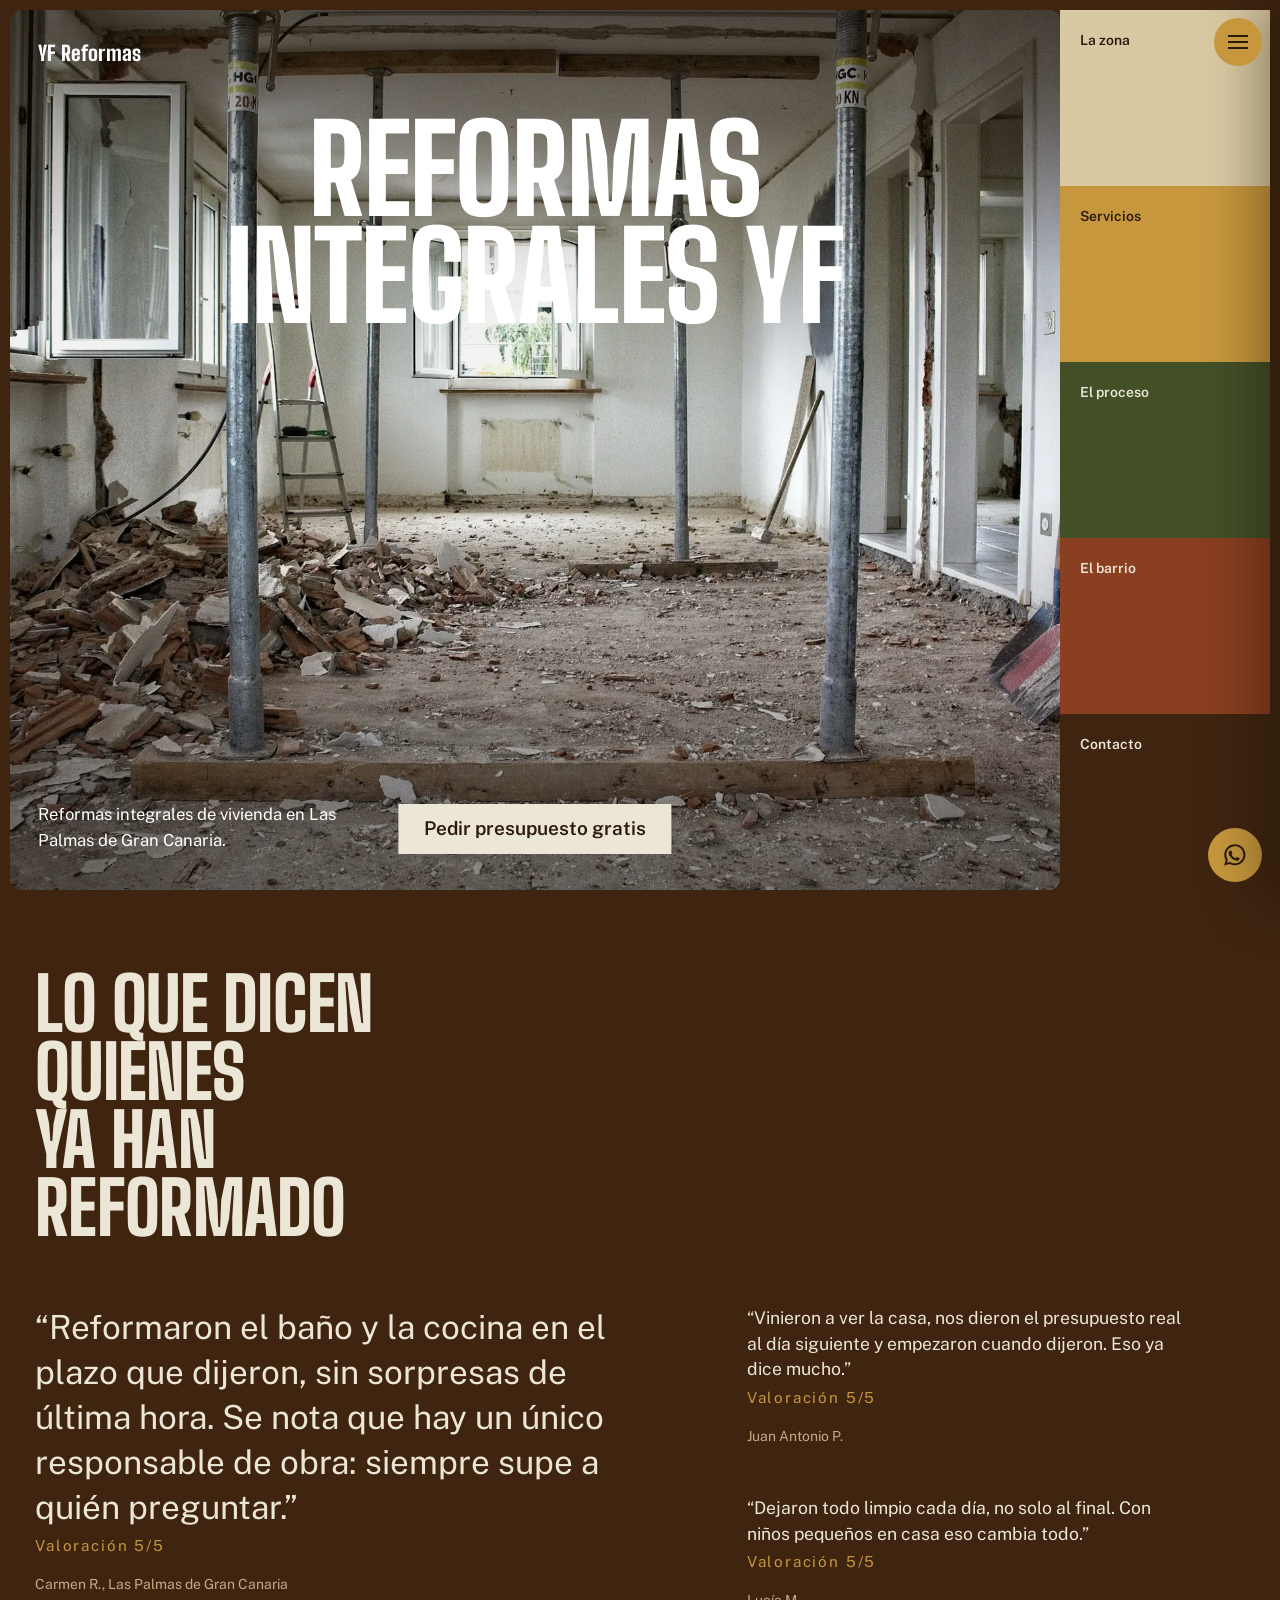
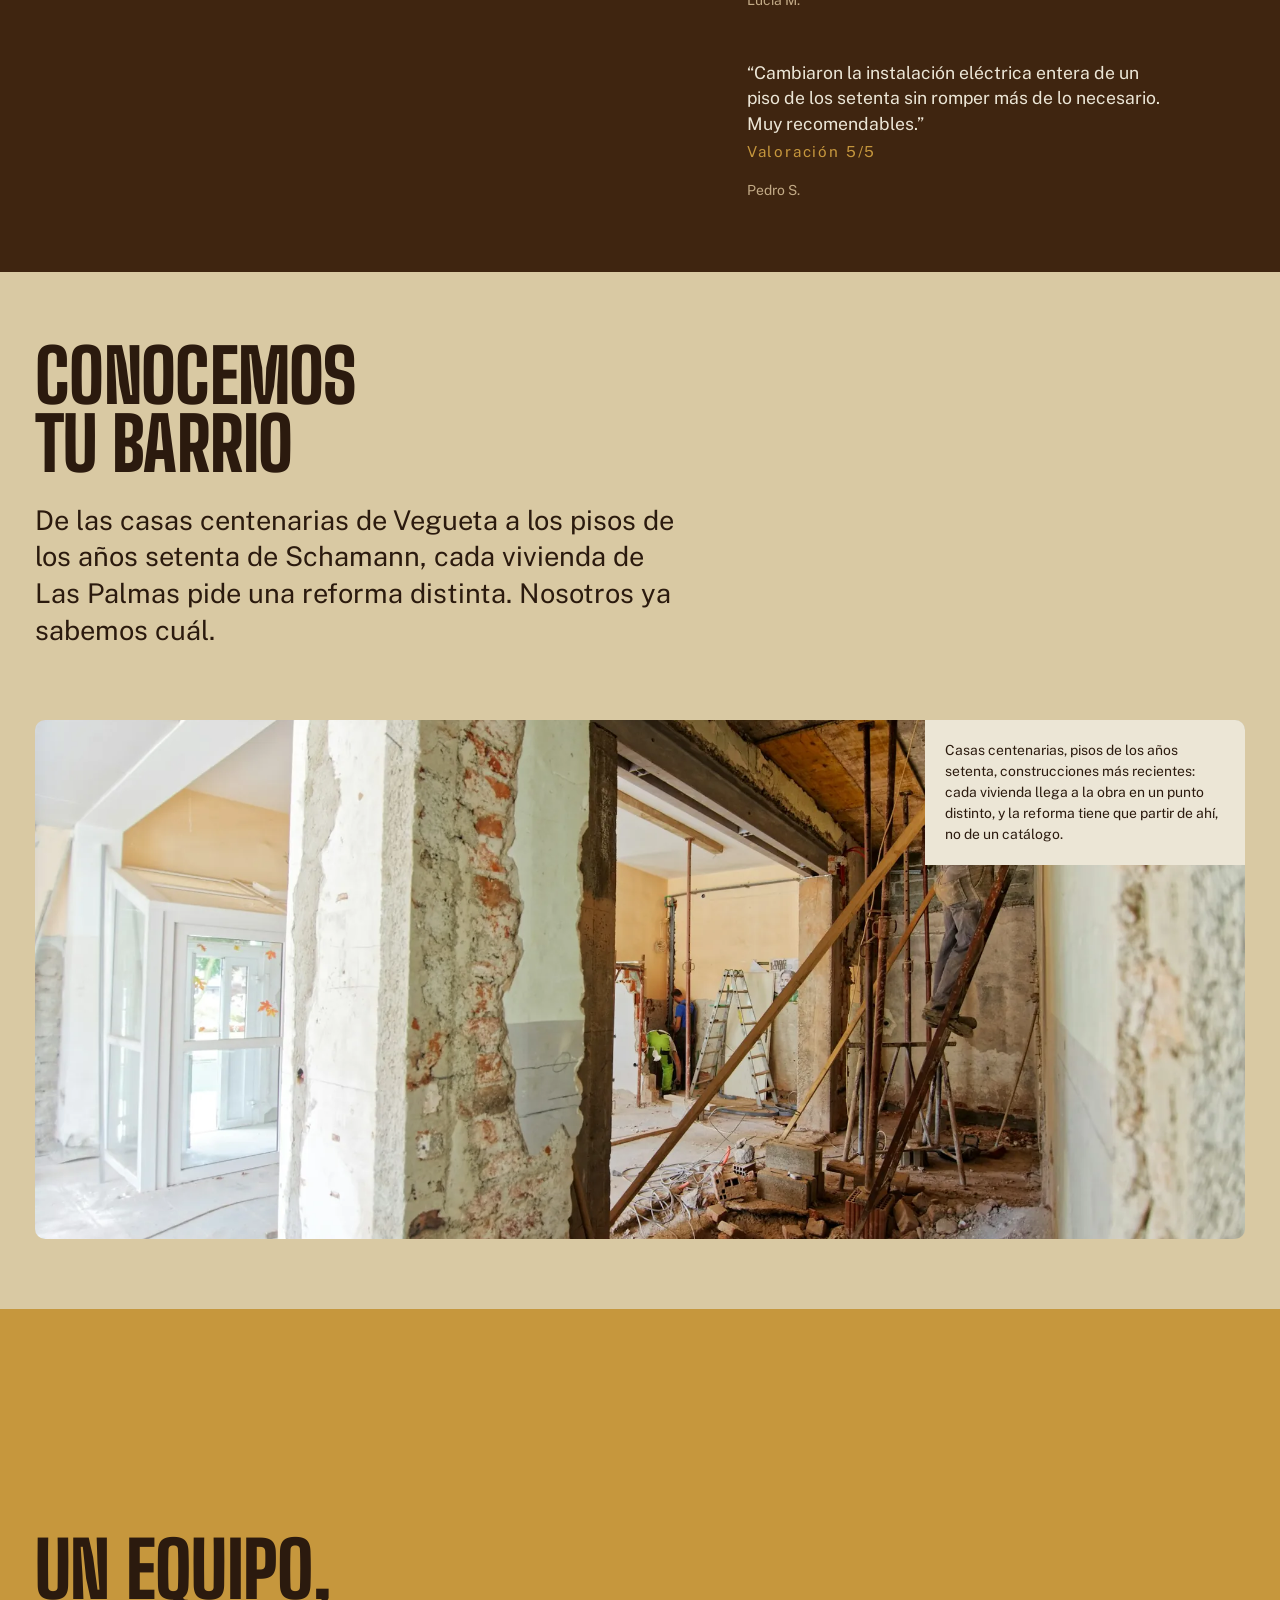
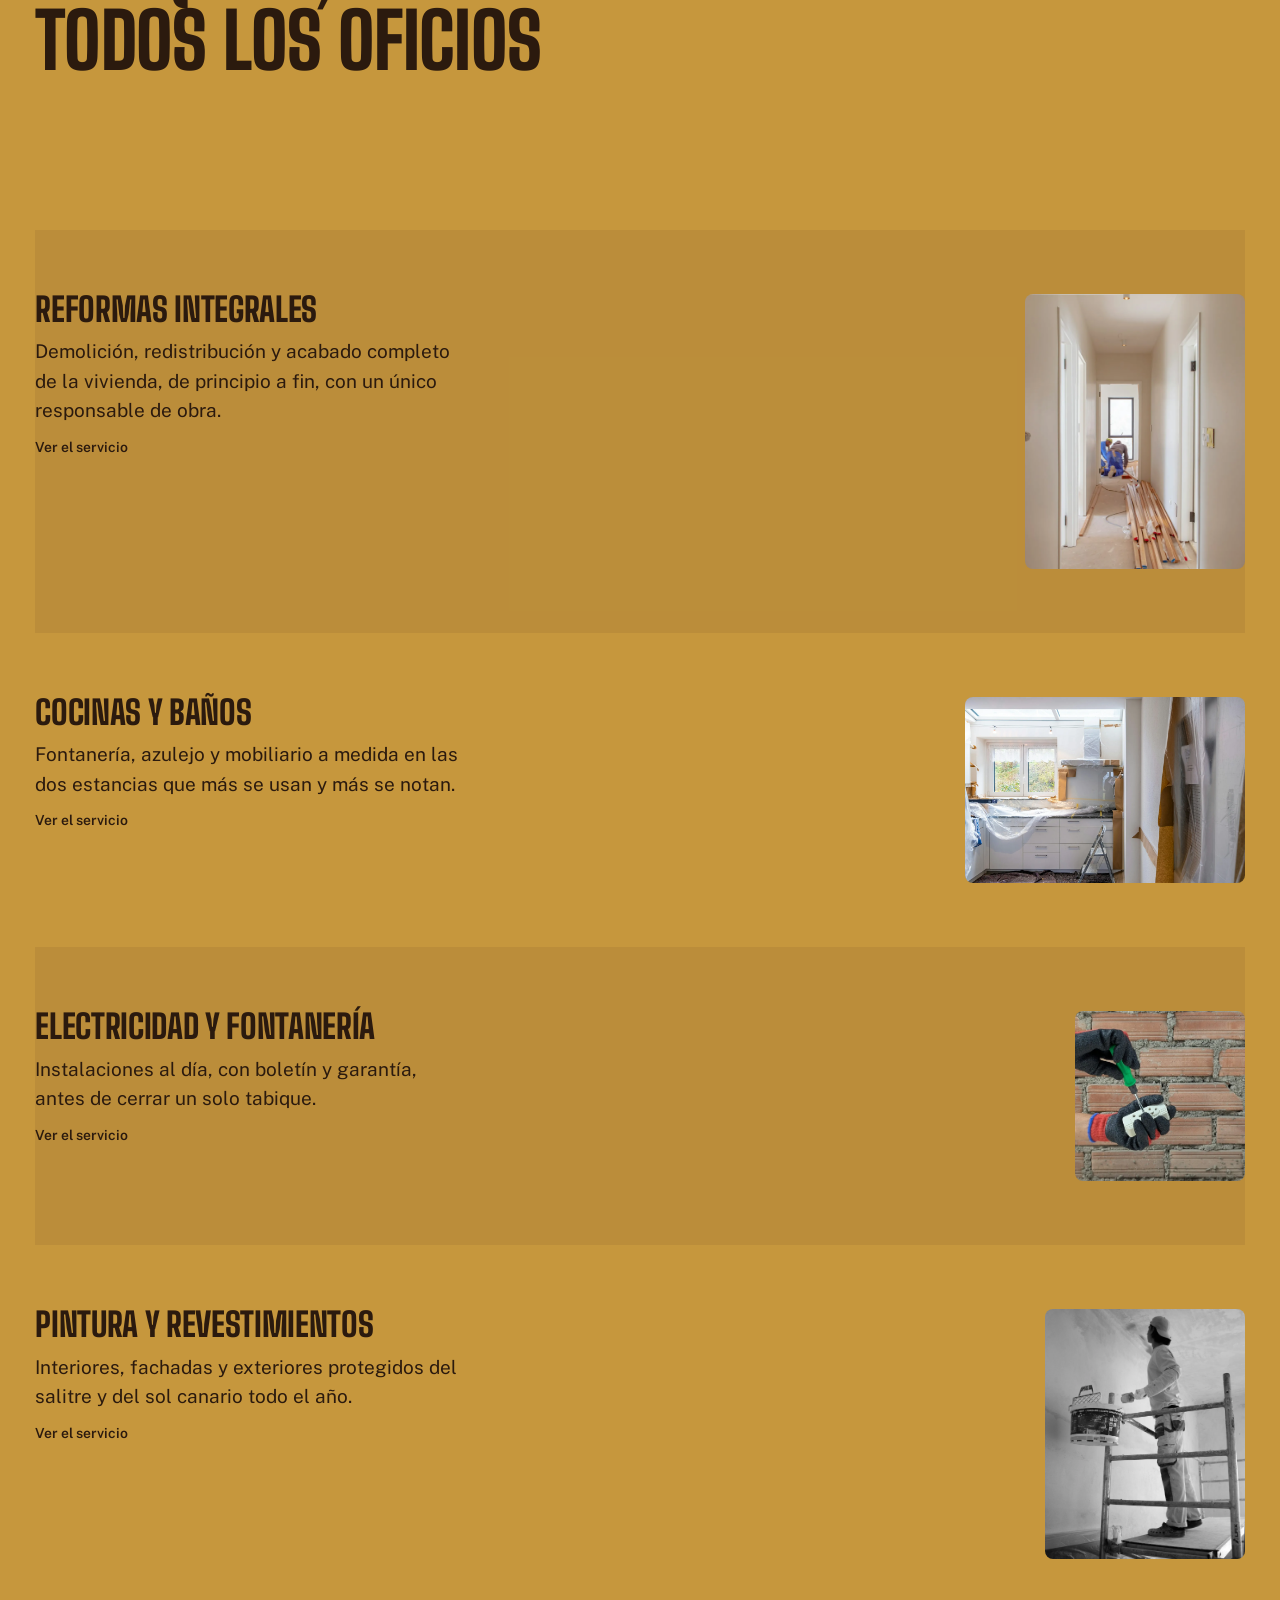
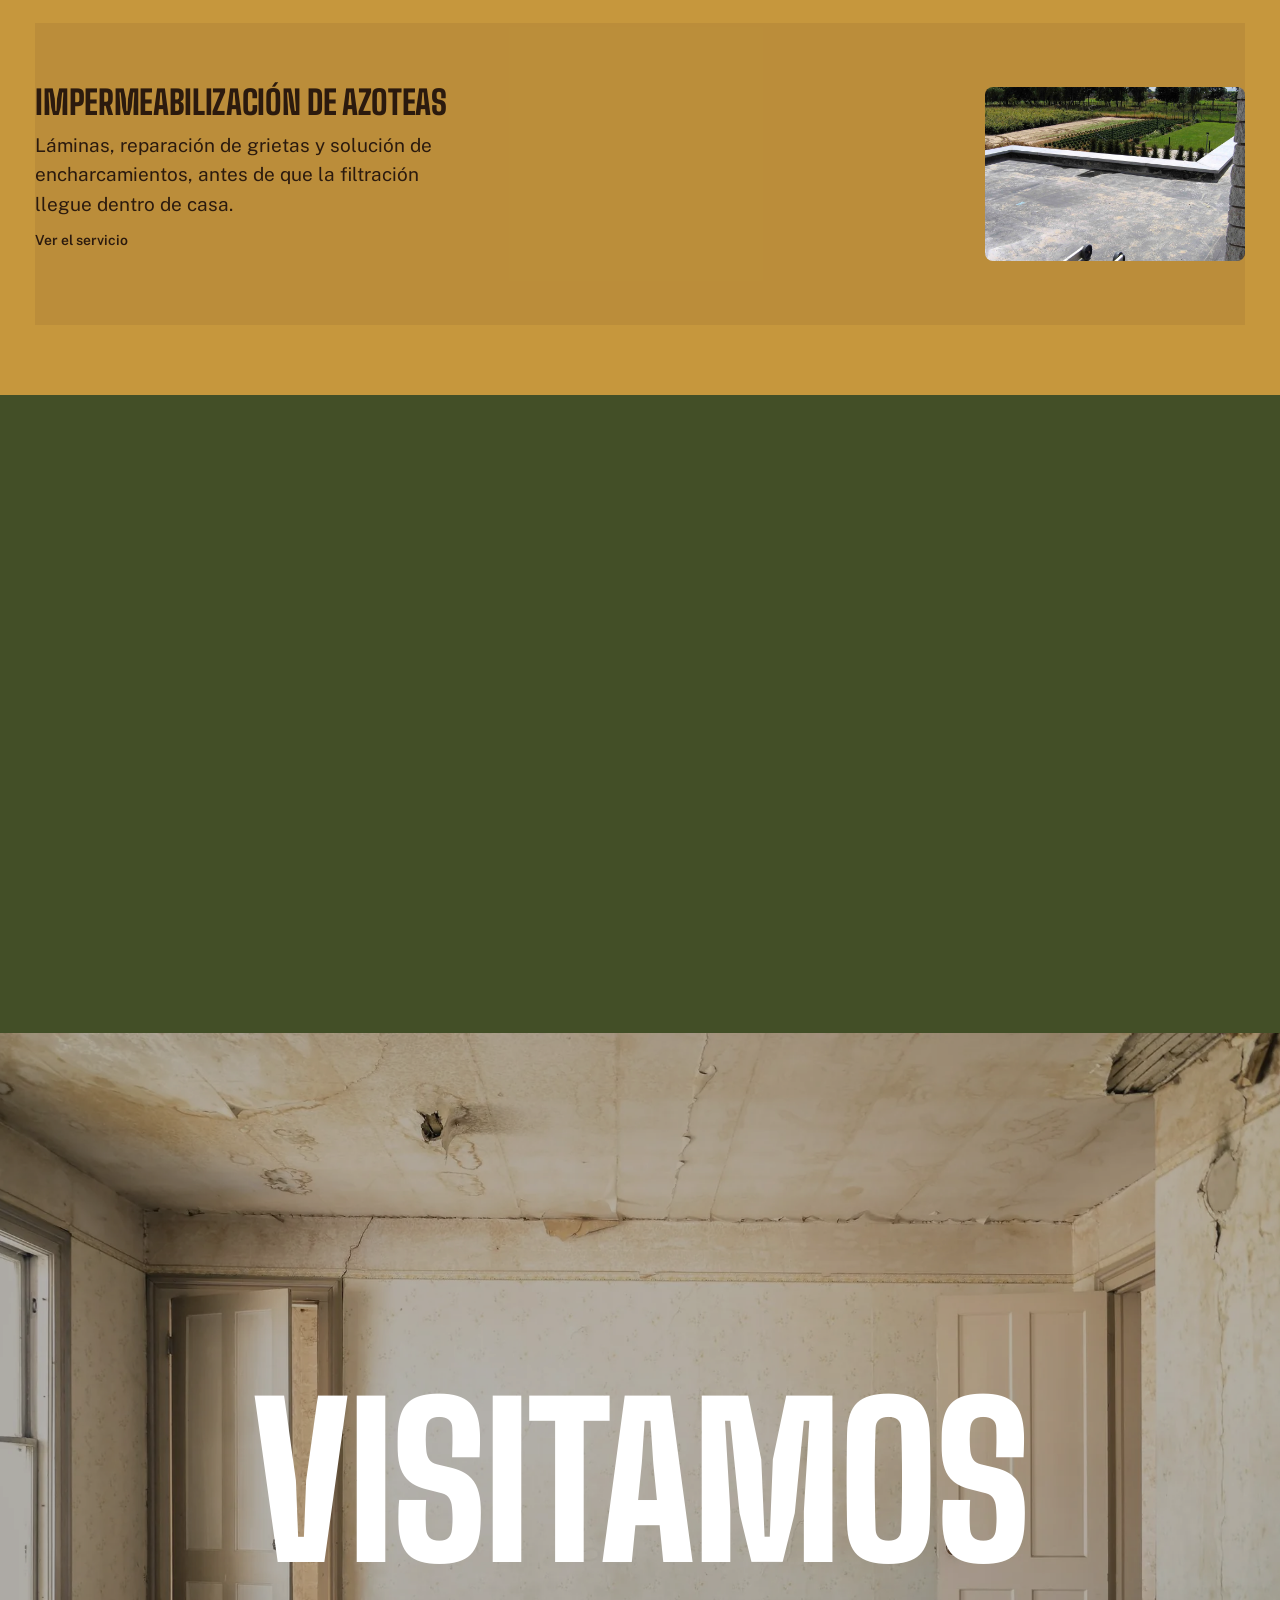
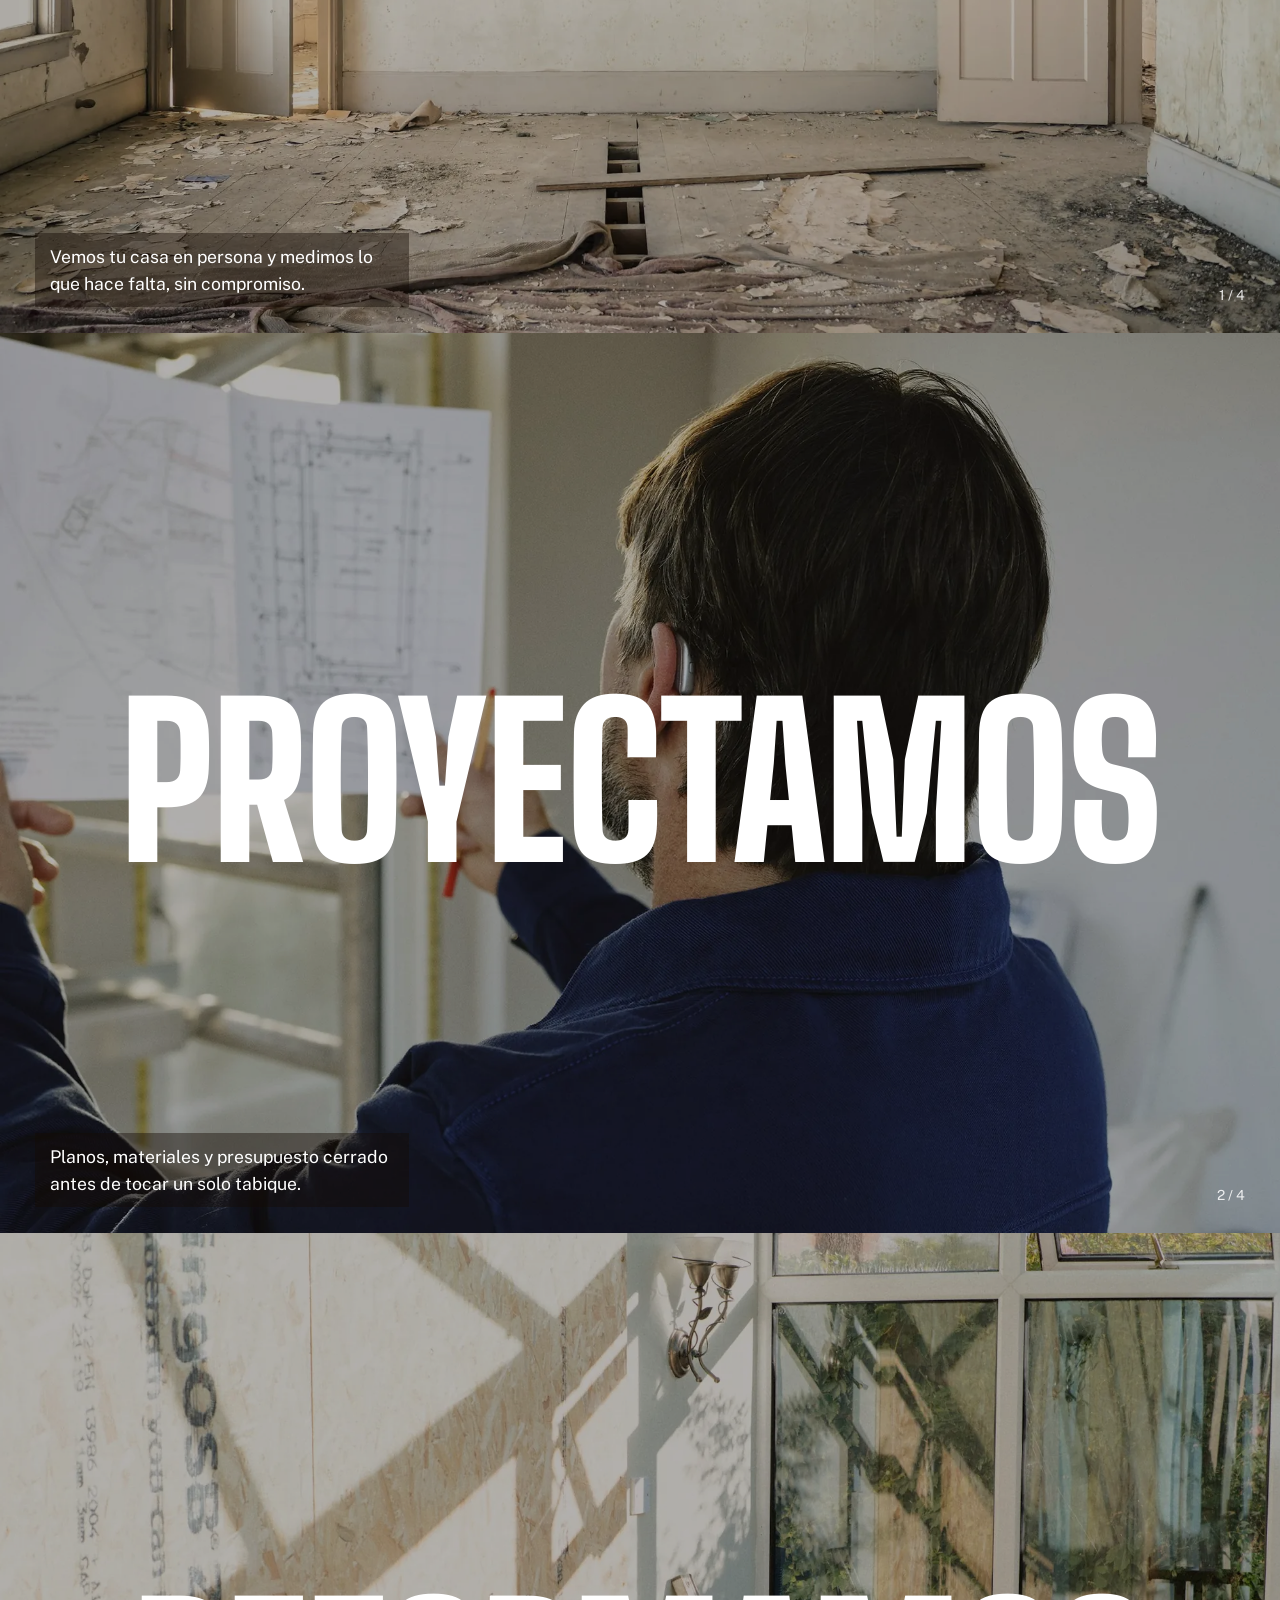
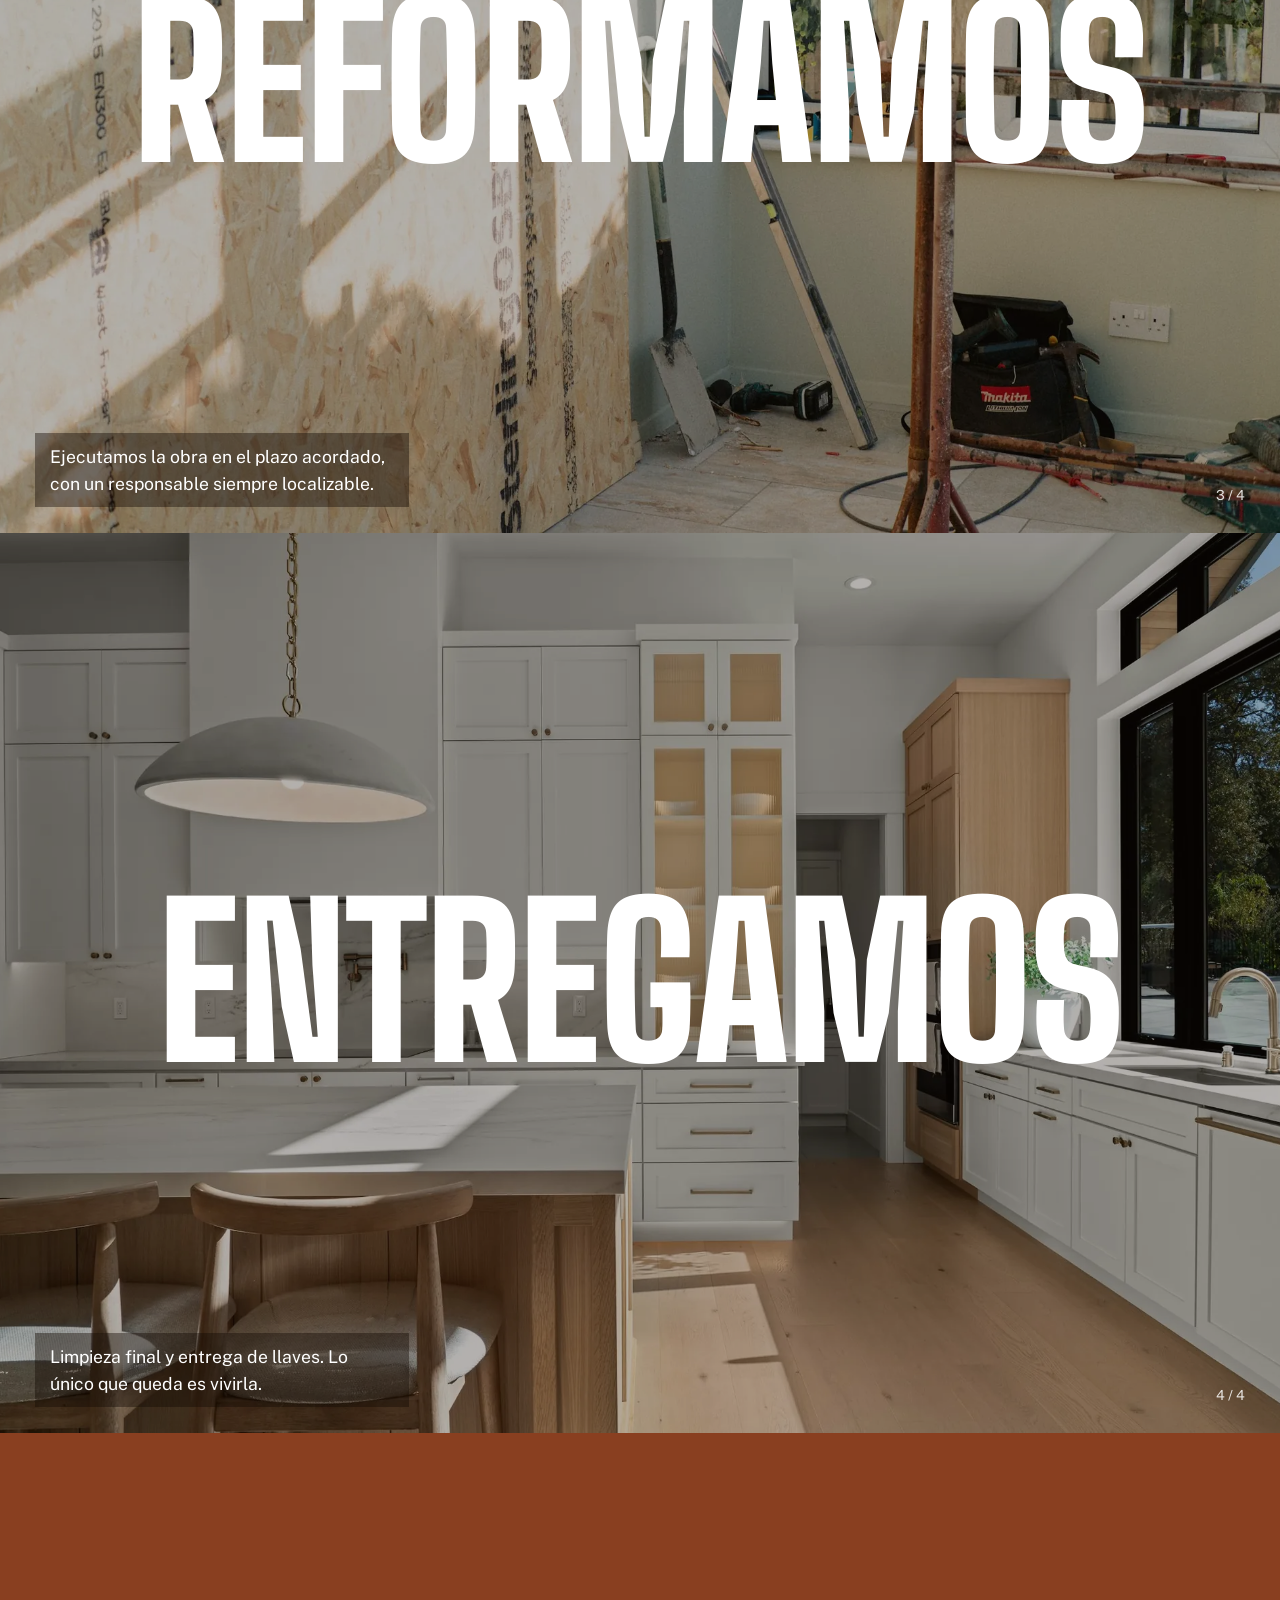
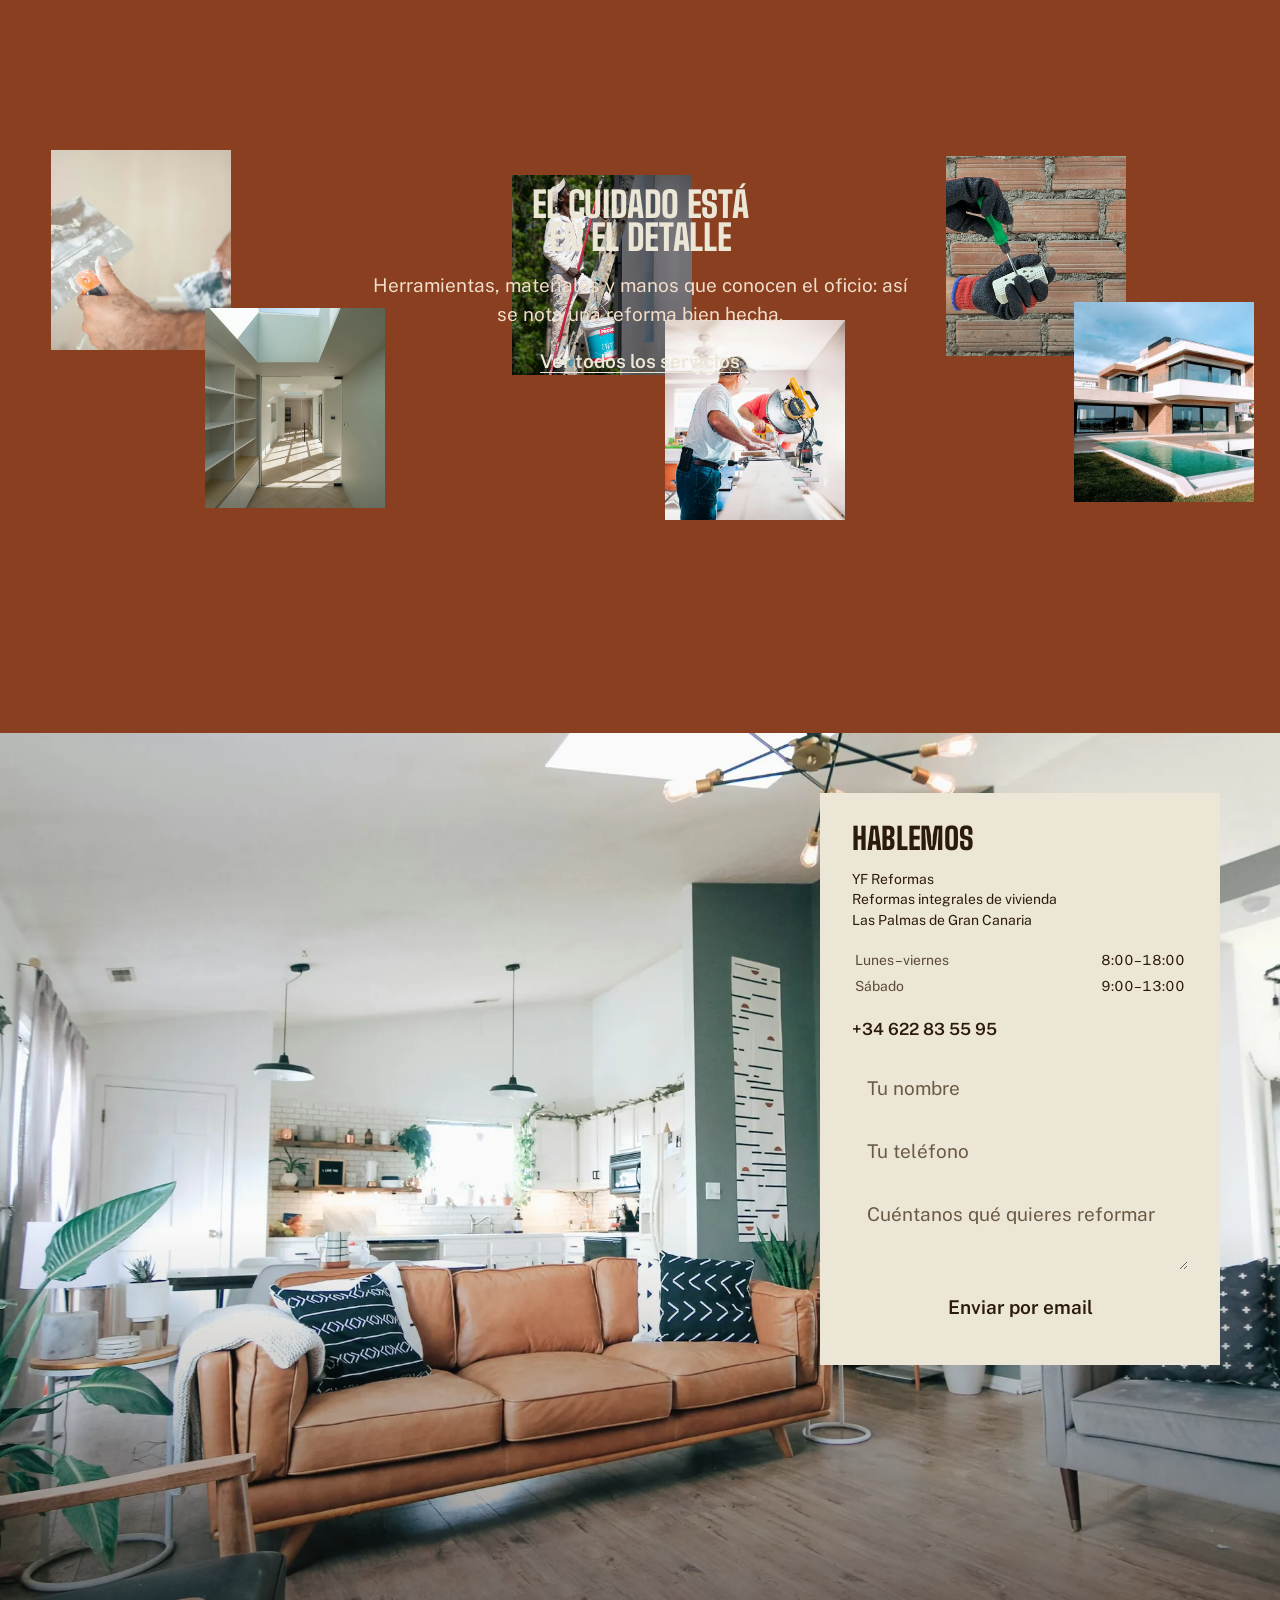
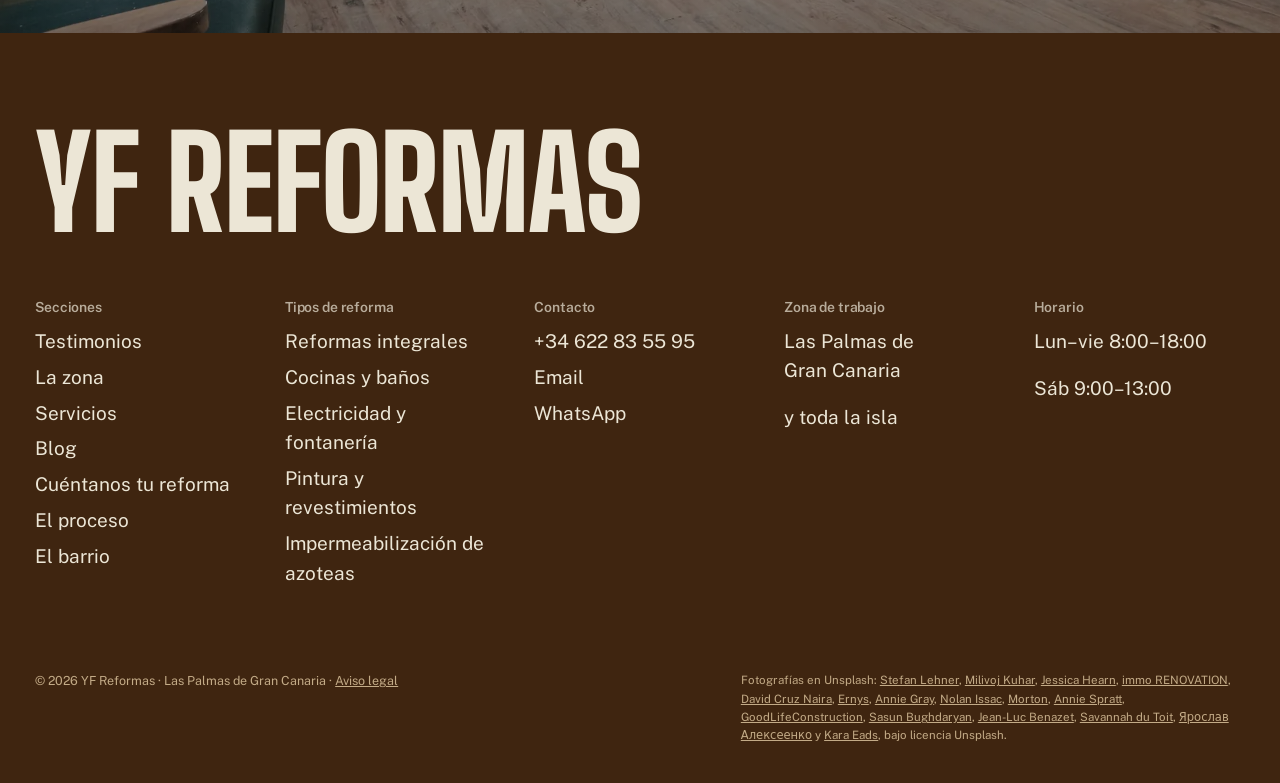
<file: index.html>
<!doctype html>
<html lang="es">
<head>
<meta charset="UTF-8">
<meta name="viewport" content="width=device-width, initial-scale=1">
<title>YF Reformas | Reformas de vivienda en Las Palmas</title>
<meta name="description" content="Reformas integrales, cocinas, baños, electricidad, pintura y azoteas en Las Palmas de Gran Canaria. Visita técnica gratuita. Escríbenos por WhatsApp.">
<link rel="canonical" href="https://yf-reformas.com/">
<meta property="og:type" content="website">
<meta property="og:title" content="YF Reformas | Reformas de vivienda en Las Palmas">
<meta property="og:description" content="Reformas integrales, cocinas, baños, electricidad, pintura y azoteas en Las Palmas de Gran Canaria. Visita técnica gratuita. Escríbenos por WhatsApp.">
<meta property="og:url" content="https://yf-reformas.com/">
<meta property="og:image" content="https://yf-reformas.com/assets/u-room-renovation-poles.jpg">
<meta property="og:site_name" content="YF Reformas">
<meta property="og:locale" content="es_ES">
<meta name="twitter:card" content="summary_large_image">
<meta name="twitter:title" content="YF Reformas | Reformas de vivienda en Las Palmas">
<meta name="twitter:description" content="Reformas integrales, cocinas, baños, electricidad, pintura y azoteas en Las Palmas de Gran Canaria. Visita técnica gratuita. Escríbenos por WhatsApp.">
<meta name="twitter:image" content="https://yf-reformas.com/assets/u-room-renovation-poles.jpg">
<script type="application/ld+json">
{
  "@context": "https://schema.org",
  "@type": "HomeAndConstructionBusiness",
  "@id": "https://yf-reformas.com/#business",
  "name": "YF Reformas",
  "url": "https://yf-reformas.com/",
  "image": "https://yf-reformas.com/assets/u-room-renovation-poles.jpg",
  "telephone": "+34 622 83 55 95",
  "email": "yperdomo@gmx.es",
  "address": {
    "@type": "PostalAddress",
    "addressLocality": "Las Palmas de Gran Canaria",
    "addressRegion": "Las Palmas",
    "addressCountry": "ES"
  },
  "areaServed": {
    "@type": "City",
    "name": "Las Palmas de Gran Canaria"
  },
  "openingHoursSpecification": [
    {
      "@type": "OpeningHoursSpecification",
      "dayOfWeek": [
        "Monday",
        "Tuesday",
        "Wednesday",
        "Thursday",
        "Friday"
      ],
      "opens": "08:00",
      "closes": "18:00"
    },
    {
      "@type": "OpeningHoursSpecification",
      "dayOfWeek": [
        "Saturday"
      ],
      "opens": "09:00",
      "closes": "13:00"
    }
  ]
}
</script>
<script type="application/ld+json">
{
  "@context": "https://schema.org",
  "@type": "WebSite",
  "name": "YF Reformas",
  "url": "https://yf-reformas.com/"
}
</script>
<link rel="preconnect" href="https://fonts.googleapis.com">
<link rel="preconnect" href="https://fonts.gstatic.com" crossorigin>
<link href="https://fonts.googleapis.com/css2?family=Big+Shoulders:wght@700;800&family=Public+Sans:ital,wght@0,400;0,600;1,400&display=swap" rel="stylesheet">
<link rel="stylesheet" href="css/style.css">
<script>document.documentElement.classList.add('js')</script>
</head>
<body>
<a class="skip-link" href="#contenido">Saltar al contenido</a>
<a class="mark" href="#top" aria-label="Volver arriba, YF Reformas">YF</a>

<header>
<button class="menu-toggle" id="menuToggle" aria-expanded="false" aria-controls="sideMenu" aria-label="Abrir menú">
  <span class="menu-toggle-bars" aria-hidden="true"><span></span><span></span><span></span></span>
</button>
<div class="menu-overlay" id="menuOverlay" hidden></div>
<nav class="side-menu" id="sideMenu" aria-label="Menú de secciones" hidden>
  <div class="side-menu-head">
    <span class="side-menu-brand">YF Reformas</span>
    <button class="menu-close" id="menuClose" aria-label="Cerrar menú">&times;</button>
  </div>
  <ul class="side-menu-list">
    <li><a href="#top">Inicio</a></li>
    <li><a href="#testimonios">Testimonios</a></li>
    <li><a href="#zona">La zona</a></li>
    <li><a href="blog/index.html">Blog</a></li>
  </ul>
  <p class="side-menu-group">Tipos de reforma</p>
  <ul class="side-menu-list side-menu-list--sub">
    <li><a href="reformas-integrales.html">Reformas integrales</a></li>
    <li><a href="cocinas-y-banos.html">Cocinas y baños</a></li>
    <li><a href="electricidad-y-fontaneria.html">Electricidad y fontanería</a></li>
    <li><a href="pintura-y-revestimientos.html">Pintura y revestimientos</a></li>
    <li><a href="impermeabilizacion-de-azoteas.html">Impermeabilización de azoteas</a></li>
  </ul>
  <ul class="side-menu-list">
    <li><a href="#presupuesto">Cuéntanos tu reforma</a></li>
    <li><a href="#proceso">El proceso</a></li>
    <li><a href="#barrio">El barrio</a></li>
    <li><a href="#contacto">Contacto</a></li>
  </ul>
  <a class="button side-menu-cta" data-wa href="#" target="_blank" rel="noopener">Escríbenos por WhatsApp</a>
</nav>
</header>

<main id="contenido">

<!-- ============ HERO ============ -->
<section class="hero" id="top">
  <div class="hero-frame">
    <div class="hero-photo">
      <picture><source srcset="assets/u-room-renovation-poles.webp" type="image/webp"><img alt="Vivienda en plena reforma, con puntales metálicos, escombros y ventanas abiertas de par en par" src="assets/u-room-renovation-poles.jpg" width="2000" height="1334"></picture>
      <span class="hero-wordmark">YF Reformas</span>
      <h1 class="hero-headline"><span>Reformas</span><span>integrales YF</span></h1>
      <p class="hero-sub">Reformas integrales de vivienda en Las Palmas de Gran Canaria.</p>
      <a class="button hero-cta" href="#presupuesto">Pedir presupuesto gratis</a>
    </div>
    <nav class="hero-swatches" aria-label="Secciones">
      <a href="#zona">La zona</a>
      <a href="#servicios">Servicios</a>
      <a href="#proceso">El proceso</a>
      <a href="#barrio">El barrio</a>
      <a href="#contacto">Contacto</a>
    </nav>
  </div>
</section>

<!-- ============ TESTIMONIOS ============ -->
<section class="testimonials section" id="testimonios" data-ink="#ece6d6">
  <div class="wrap">
    <h2 data-reveal>Lo que dicen quienes<br>ya han reformado</h2>

    <div class="testi-grid">
      <div class="testi-featured" data-reveal>
        <blockquote>
          <p>“Reformaron el baño y la cocina en el plazo que dijeron, sin sorpresas de última hora. Se nota que hay un único responsable de obra: siempre supe a quién preguntar.”</p>
          <footer><span class="testi-stars">Valoración 5/5</span><cite class="testi-name">Carmen R., Las Palmas de Gran Canaria</cite></footer>
        </blockquote>
      </div>

      <div class="testi-stack">
        <blockquote data-reveal>
          <p>“Vinieron a ver la casa, nos dieron el presupuesto real al día siguiente y empezaron cuando dijeron. Eso ya dice mucho.”</p>
          <footer><span class="testi-stars">Valoración 5/5</span><cite class="testi-name">Juan Antonio P.</cite></footer>
        </blockquote>
        <blockquote data-reveal>
          <p>“Dejaron todo limpio cada día, no solo al final. Con niños pequeños en casa eso cambia todo.”</p>
          <footer><span class="testi-stars">Valoración 5/5</span><cite class="testi-name">Lucía M.</cite></footer>
        </blockquote>
        <blockquote data-reveal>
          <p>“Cambiaron la instalación eléctrica entera de un piso de los setenta sin romper más de lo necesario. Muy recomendables.”</p>
          <footer><span class="testi-stars">Valoración 5/5</span><cite class="testi-name">Pedro S.</cite></footer>
        </blockquote>
      </div>
    </div>

  </div>
</section>

<!-- ============ ABOUT / LA ZONA ============ -->
<section class="about section" id="zona" data-ink="#2b1a0e">
  <div class="wrap">
    <h2 class="about-head" data-reveal>Conocemos<br>tu barrio</h2>
    <p class="about-lead" data-reveal>De las casas centenarias de Vegueta a los pisos de los años setenta de Schamann, cada vivienda de Las Palmas pide una reforma distinta. Nosotros ya sabemos cuál.</p>

    <div class="about-mosaic">
      <figure class="about-photo shutter" data-reveal>
        <picture><source srcset="assets/u-ladder-renovation.webp" type="image/webp"><img class="cover" alt="Interior de una vivienda a medio reformar, con una parte ya terminada y otra todavía en obra" loading="lazy" src="assets/u-ladder-renovation.jpg" width="2000" height="1331"></picture>
        <figcaption class="about-photo-caption">Casas centenarias, pisos de los años setenta, construcciones más recientes: cada vivienda llega a la obra en un punto distinto, y la reforma tiene que partir de ahí, no de un catálogo.</figcaption>
      </figure>
    </div>
  </div>
</section>

<!-- ============ SERVICES ============ -->
<section class="services section" id="servicios" data-ink="#2b1a0e">
  <div class="wrap">
    <h2 class="services-head" data-reveal>Un equipo,<br>todos los oficios</h2>

    <a class="service-row" aria-label="Ver el servicio de Reformas integrales" href="reformas-integrales.html" data-reveal>
      <div>
        <h3 class="service-title">Reformas integrales</h3>
        <p class="service-copy">Demolición, redistribución y acabado completo de la vivienda, de principio a fin, con un único responsable de obra.</p>
        <span class="service-link">Ver el servicio</span>
      </div>
      <div class="service-photo"><picture><source srcset="assets/u-men-working-house.webp" type="image/webp"><img class="cover" alt="Dos operarios instalando suelo de madera en el pasillo de una vivienda en obras" loading="lazy" src="assets/u-men-working-house.jpg" width="2000" height="1334"></picture></div>
    </a>

    <a class="service-row" aria-label="Ver el servicio de Cocinas y baños" href="cocinas-y-banos.html" data-reveal>
      <div>
        <h3 class="service-title">Cocinas y baños</h3>
        <p class="service-copy">Fontanería, azulejo y mobiliario a medida en las dos estancias que más se usan y más se notan.</p>
        <span class="service-link">Ver el servicio</span>
      </div>
      <div class="service-photo"><picture><source srcset="assets/u-kitchen-renovation.webp" type="image/webp"><img class="cover" alt="Cocina protegida con plástico y papel durante una reforma" loading="lazy" src="assets/u-kitchen-renovation.jpg" width="2000" height="1334"></picture></div>
    </a>

    <a class="service-row" aria-label="Ver el servicio de Electricidad y fontanería" href="electricidad-y-fontaneria.html" data-reveal>
      <div>
        <h3 class="service-title">Electricidad y fontanería</h3>
        <p class="service-copy">Instalaciones al día, con boletín y garantía, antes de cerrar un solo tabique.</p>
        <span class="service-link">Ver el servicio</span>
      </div>
      <div class="service-photo"><picture><source srcset="assets/u-electrical-outlet.webp" type="image/webp"><img class="cover" alt="Persona con guantes de trabajo manipulando un enchufe con un destornillador" loading="lazy" src="assets/u-electrical-outlet.jpg" width="1400" height="787"></picture></div>
    </a>

    <a class="service-row" aria-label="Ver el servicio de Pintura y revestimientos" href="pintura-y-revestimientos.html" data-reveal>
      <div>
        <h3 class="service-title">Pintura y revestimientos</h3>
        <p class="service-copy">Interiores, fachadas y exteriores protegidos del salitre y del sol canario todo el año.</p>
        <span class="service-link">Ver el servicio</span>
      </div>
      <div class="service-photo"><picture><source srcset="assets/u-painter-roller.webp" type="image/webp"><img class="cover" alt="Persona pintando una pared con un rodillo" loading="lazy" src="assets/u-painter-roller.jpg" width="2000" height="3000"></picture></div>
    </a>
    <a class="service-row" aria-label="Ver el servicio de Impermeabilización de azoteas" href="impermeabilizacion-de-azoteas.html" data-reveal>
      <div>
        <h3 class="service-title">Impermeabilización de azoteas</h3>
        <p class="service-copy">Láminas, reparación de grietas y solución de encharcamientos, antes de que la filtración llegue dentro de casa.</p>
        <span class="service-link">Ver el servicio</span>
      </div>
      <div class="service-photo"><picture><source srcset="assets/u-epdm-roof-membrane.webp" type="image/webp"><img class="cover" alt="Azotea cubierta con una lámina impermeabilizante de EPDM" loading="lazy" src="assets/u-epdm-roof-membrane.jpg" width="1920" height="1598"></picture></div>
    </a>
  </div>
</section>

<!-- ============ CUÉNTANOS TU REFORMA (the live thing) ============ -->
<section class="calc section" id="presupuesto" data-ink="#ece6d6">
  <div class="wrap calc-grid">
    <div data-reveal>
      <h2 class="calc-head">Cuéntanos tu<br>reforma</h2>
      <p class="calc-lead">Marca qué quieres reformar y con qué nivel de acabado. Te preparamos el mensaje y lo mandas directo por WhatsApp o email: te contestamos nosotros, con un precio real, no una web.</p>
    </div>

    <form class="calc-panel" id="calcForm" data-reveal>
      <fieldset class="calc-group">
        <legend>Estancias a reformar</legend>
        <div class="calc-options">
          <span class="calc-chip"><input type="checkbox" id="r-bano" value="Baño"><label for="r-bano">Baño</label></span>
          <span class="calc-chip"><input type="checkbox" id="r-cocina" value="Cocina"><label for="r-cocina">Cocina</label></span>
          <span class="calc-chip"><input type="checkbox" id="r-salon" value="Salón"><label for="r-salon">Salón</label></span>
          <span class="calc-chip"><input type="checkbox" id="r-habitacion" value="Habitación"><label for="r-habitacion">Habitación</label></span>
          <span class="calc-chip"><input type="checkbox" id="r-completa" value="Vivienda completa"><label for="r-completa">Vivienda completa</label></span>
        </div>
      </fieldset>

      <fieldset class="calc-group">
        <legend>Nivel de acabado</legend>
        <div class="calc-options" role="radiogroup">
          <span class="calc-chip"><input type="radio" name="nivel" id="n-basico" value="básico"><label for="n-basico">Básico</label></span>
          <span class="calc-chip"><input type="radio" name="nivel" id="n-medio" value="medio" checked><label for="n-medio">Medio</label></span>
          <span class="calc-chip"><input type="radio" name="nivel" id="n-alto" value="alto"><label for="n-alto">Alto</label></span>
        </div>
      </fieldset>

      <div class="calc-result">
        <div class="calc-result-label">Tu mensaje</div>
        <p class="calc-preview" id="calcPreview">Elige al menos una estancia.</p>
        <p class="calc-result-note">Nada de esto nos compromete a nada: es solo para que no tengas que escribirlo tú. El precio real sale en la visita técnica gratuita.</p>
      </div>
      <div class="calc-actions">
        <a class="button" id="calcWhatsapp" href="https://wa.me/34000000000" target="_blank" rel="noopener">Enviar por WhatsApp</a>
        <a class="button button--dark" id="calcEmail" href="#contacto">Enviar por email</a>
      </div>
    </form>
  </div>
</section>

<!-- ============ PROCESS ============ -->
<section class="process" id="proceso" data-ink="#ece6d6" aria-label="Cómo trabajamos">
  <div class="process-panel">
    <picture><source srcset="assets/u-before-peeling-wall.webp" type="image/webp"><img class="cover" alt="Habitación vacía con el papel de pared despegado, antes de empezar la reforma" loading="lazy" src="assets/u-before-peeling-wall.jpg" width="2000" height="1334"></picture>
    <div class="process-verb-wrap"><h2 class="process-verb">Visitamos</h2></div>
    <p class="process-sentence">Vemos tu casa en persona y medimos lo que hace falta, sin compromiso.</p>
    <span class="process-count">1 / 4</span>
  </div>
  <div class="process-panel">
    <picture><source srcset="assets/u-blueprints-site.webp" type="image/webp"><img class="cover" alt="Planos de obra revisados sobre la mesa en el lugar de la reforma" loading="lazy" src="assets/u-blueprints-site.jpg" width="2000" height="2666"></picture>
    <div class="process-verb-wrap"><h2 class="process-verb">Proyectamos</h2></div>
    <p class="process-sentence">Planos, materiales y presupuesto cerrado antes de tocar un solo tabique.</p>
    <span class="process-count">2 / 4</span>
  </div>
  <div class="process-panel">
    <picture><source srcset="assets/u-osb-wall-construction.webp" type="image/webp"><img class="cover" alt="Estructura de una pared en construcción, con luz entrando entre los tablones" loading="lazy" src="assets/u-osb-wall-construction.jpg" width="2000" height="1328"></picture>
    <div class="process-verb-wrap"><h2 class="process-verb">Reformamos</h2></div>
    <p class="process-sentence">Ejecutamos la obra en el plazo acordado, con un responsable siempre localizable.</p>
    <span class="process-count">3 / 4</span>
  </div>
  <div class="process-panel">
    <picture><source srcset="assets/u-kitchen-modern-finished.webp" type="image/webp"><img class="cover" alt="Cocina moderna terminada, con isla central y mucha luz natural" loading="lazy" src="assets/u-kitchen-modern-finished.jpg" width="2000" height="1334"></picture>
    <div class="process-verb-wrap"><h2 class="process-verb">Entregamos</h2></div>
    <p class="process-sentence">Limpieza final y entrega de llaves. Lo único que queda es vivirla.</p>
    <span class="process-count">4 / 4</span>
  </div>
</section>

<!-- ============ GALLERY / EL DETALLE ============ -->
<section class="gallery" id="barrio" data-ink="#ece6d6" aria-label="El detalle">
  <div class="gallery-inner wrap">
    <div class="gallery-head-wrap" data-reveal>
      <h2 class="gallery-head">El cuidado está<br>en el detalle</h2>
      <p class="gallery-sub">Herramientas, materiales y manos que conocen el oficio: así se nota una reforma bien hecha.</p>
      <a class="link gallery-link" href="#servicios">Ver todos los servicios</a>
    </div>
    <div class="gallery-photos" aria-hidden="false">
      <figure class="gallery-photo drift" style="left:4%; top:8%" data-reveal><picture><source srcset="assets/u-plaster-trowel.webp" type="image/webp"><img class="cover" alt="Manos aplicando masilla en una pared con espátula" loading="lazy" src="assets/u-plaster-trowel.jpg" width="800" height="533"></picture></figure>
      <figure class="gallery-photo drift" style="left:16%; top:58%" data-reveal><picture><source srcset="assets/u-wood-shelf-carpentry.webp" type="image/webp"><img class="cover" alt="Estantería de madera a medida junto a una pared blanca" loading="lazy" src="assets/u-wood-shelf-carpentry.jpg" width="1400" height="2097"></picture></figure>
      <figure class="gallery-photo drift" style="left:40%; top:16%" data-reveal><picture><source srcset="assets/u-painter-ladder.webp" type="image/webp"><img class="cover" alt="Pintor trabajando sobre una escalera en una pared" loading="lazy" src="assets/u-painter-ladder.jpg" width="1400" height="2100"></picture></figure>
      <figure class="gallery-photo drift" style="right:34%; top:62%" data-reveal><picture><source srcset="assets/u-miter-saw.webp" type="image/webp"><img class="cover" alt="Carpintero usando una sierra ingletadora" loading="lazy" src="assets/u-miter-saw.jpg" width="2000" height="1334"></picture></figure>
      <figure class="gallery-photo drift" style="right:12%; top:10%" data-reveal><picture><source srcset="assets/u-electrical-outlet.webp" type="image/webp"><img class="cover" alt="Instalación de un enchufe con destornillador" loading="lazy" src="assets/u-electrical-outlet.jpg" width="1400" height="787"></picture></figure>
      <figure class="gallery-photo drift" style="right:2%; top:56%" data-reveal><picture><source srcset="assets/u-building-exterior.webp" type="image/webp"><img class="cover" alt="Vivienda unifamiliar moderna terminada, con piscina" loading="lazy" src="assets/u-building-exterior.jpg" width="800" height="600"></picture></figure>
    </div>
  </div>
</section>

<!-- ============ CONTACT ============ -->
<section class="contact" id="contacto" data-ink="#ece6d6" aria-label="Contacto">
  <div class="contact-photo">
    <picture><source srcset="assets/u-living-room-finished.webp" type="image/webp"><img class="cover" alt="Salón de una vivienda ya reformada, con sofá y luz natural" loading="lazy" src="assets/u-living-room-finished.jpg" width="2000" height="1334"></picture>
  </div>
  <div class="contact-card">
    <h2>Hablemos</h2>
    <p class="addr">YF Reformas<br>Reformas integrales de vivienda<br>Las Palmas de Gran Canaria</p>
    <table class="contact-hours">
      <tr><td>Lunes–viernes</td><td>8:00–18:00</td></tr>
      <tr><td>Sábado</td><td>9:00–13:00</td></tr>
    </table>
    <a class="tel" data-tel href="#">+34 000 00 00 00</a>
    <form class="contact-form" id="contactForm">
      <input class="field" type="text" name="nombre" placeholder="Tu nombre" required>
      <input class="field" type="tel" name="telefono" placeholder="Tu teléfono" required>
      <textarea class="field" name="mensaje" placeholder="Cuéntanos qué quieres reformar"></textarea>
      <button class="button" type="submit">Enviar por email</button>
    </form>
  </div>
</section>

</main>

<!-- ============ FOOTER ============ -->
<footer class="site-footer" data-ink="#ece6d6">
  <div class="wrap">
    <h2 class="footer-name">YF Reformas</h2>
    <div class="footer-grid">
      <div class="footer-col">
        <h3>Secciones</h3>
        <a class="link-plain" href="#testimonios">Testimonios</a>
        <a class="link-plain" href="#zona">La zona</a>
        <a class="link-plain" href="#servicios">Servicios</a>
        <a class="link-plain" href="blog/index.html">Blog</a>
        <a class="link-plain" href="#presupuesto">Cuéntanos tu reforma</a>
        <a class="link-plain" href="#proceso">El proceso</a>
        <a class="link-plain" href="#barrio">El barrio</a>
      </div>
      <div class="footer-col">
        <h3>Tipos de reforma</h3>
        <a class="link-plain" href="reformas-integrales.html">Reformas integrales</a>
        <a class="link-plain" href="cocinas-y-banos.html">Cocinas y baños</a>
        <a class="link-plain" href="electricidad-y-fontaneria.html">Electricidad y fontanería</a>
        <a class="link-plain" href="pintura-y-revestimientos.html">Pintura y revestimientos</a>
        <a class="link-plain" href="impermeabilizacion-de-azoteas.html">Impermeabilización de azoteas</a>
      </div>
      <div class="footer-col">
        <h3>Contacto</h3>
        <a class="link-plain" data-tel href="#">+34 000 00 00 00</a>
        <a class="link-plain" data-mail-plain href="#">Email</a>
        <a class="link-plain" data-wa href="#">WhatsApp</a>
      </div>
      <div class="footer-col">
        <h3>Zona de trabajo</h3>
        <p>Las Palmas de Gran Canaria</p>
        <p>y toda la isla</p>
      </div>
      <div class="footer-col">
        <h3>Horario</h3>
        <p>Lun–vie 8:00–18:00</p>
        <p>Sáb 9:00–13:00</p>
      </div>
    </div>
    <div class="footer-bottom">
      <span class="legal">© 2026 YF Reformas · Las Palmas de Gran Canaria · <a class="link-plain" href="aviso-legal.html">Aviso legal</a></span>
      <p class="credits">Fotografías en Unsplash: <a href="https://unsplash.com/photos/room-renovation-with-metal-support-poles-biRt6RXejuk">Stefan Lehner</a>, <a href="https://unsplash.com/photos/man-climbing-on-ladder-inside-room-Te48TPzdcU8">Milivoj Kuhar</a>, <a href="https://unsplash.com/photos/a-couple-of-men-working-on-a-house-ut6gWxh3oqQ">Jessica Hearn</a>, <a href="https://unsplash.com/photos/kitchen-renovation-with-white-cabinets-UqNEbyRQ660">immo RENOVATION</a>, <a href="https://unsplash.com/photos/person-using-screwdriver-on-electrical-outlet-Gcy-oxihUPQ">David Cruz Naira</a>, <a href="https://unsplash.com/photos/a-man-painting-a-wall-with-a-paint-roller-57ldq9age5U">Ernys</a>, <a href="https://unsplash.com/photos/man-standing-infront-of-miter-saw-WEWTGkPUVT0">Annie Gray</a>, <a href="https://unsplash.com/photos/abandoned-room-with-peeling-wallpaper-K5sjajgbTFw">Nolan Issac</a>, <a href="https://unsplash.com/photos/man-reviews-blueprints-at-construction-site-9gCRnfwSkwo">Morton</a>, <a href="https://unsplash.com/photos/sunlight-casting-shadows-on-osb-wall-during-construction-FiSI0VQSMSQ">Annie Spratt</a>, <a href="https://unsplash.com/photos/modern-white-kitchen-with-island-and-large-window-pQVP5QmskxM">GoodLifeConstruction</a>, <a href="https://unsplash.com/photos/hands-applying-plaster-to-a-wall-with-trowels-Re1O5byZ8bY">Sasun Bughdaryan</a>, <a href="https://unsplash.com/photos/white-wooden-shelf-near-white-wall-oOvzE2L-n1A">Jean-Luc Benazet</a>, <a href="https://unsplash.com/photos/a-painter-diligently-paints-a-wall-on-a-ladder-F-xtrkLyVLQ">Savannah du Toit</a>, <a href="https://unsplash.com/photos/white-and-brown-concrete-building-under-blue-sky-during-daytime-_TPTXZd9mOo">Ярослав Алексеенко</a> y <a href="https://unsplash.com/photos/living-room-L7EwHkq1B2s">Kara Eads</a>, bajo licencia Unsplash.</p>
    </div>
  </div>
</footer>

<a class="whatsapp-fab" data-wa href="#" target="_blank" rel="noopener" aria-label="Escríbenos por WhatsApp">
  <svg viewBox="0 0 24 24" fill="currentColor" aria-hidden="true"><path d="M12.04 2c-5.46 0-9.9 4.44-9.9 9.9 0 1.75.46 3.45 1.32 4.95L2 22l5.25-1.38a9.9 9.9 0 0 0 4.79 1.22h.01c5.46 0 9.9-4.44 9.9-9.9 0-2.64-1.03-5.12-2.9-6.98A9.82 9.82 0 0 0 12.04 2m0 1.8c2.14 0 4.15.84 5.67 2.35a7.96 7.96 0 0 1 2.34 5.75c0 4.47-3.64 8.1-8.02 8.1a8 8 0 0 1-4.08-1.11l-.29-.17-3.02.8.8-2.95-.19-.3a7.95 7.95 0 0 1-1.23-4.27c0-4.47 3.65-8.1 8.02-8.1m-4.3 4.2c-.17 0-.44.06-.67.31-.23.25-.87.85-.87 2.08s.9 2.41 1.02 2.58c.12.17 1.76 2.78 4.37 3.78 2.16.84 2.6.67 3.07.63.46-.04 1.5-.61 1.71-1.2.21-.6.21-1.1.15-1.21-.06-.1-.23-.17-.48-.29-.25-.13-1.5-.74-1.73-.82-.23-.09-.4-.13-.57.13-.17.25-.65.82-.8 1-.15.17-.29.19-.54.06-.25-.13-1.05-.39-2-1.23-.74-.66-1.24-1.47-1.39-1.72-.14-.25-.02-.38.11-.51.11-.11.25-.29.37-.44.12-.15.16-.25.24-.42.08-.17.04-.31-.02-.44-.06-.13-.57-1.4-.78-1.91-.2-.5-.42-.43-.57-.43" /></svg>
</a>

<script src="js/main.js" defer></script>
</body>
</html>
</file>
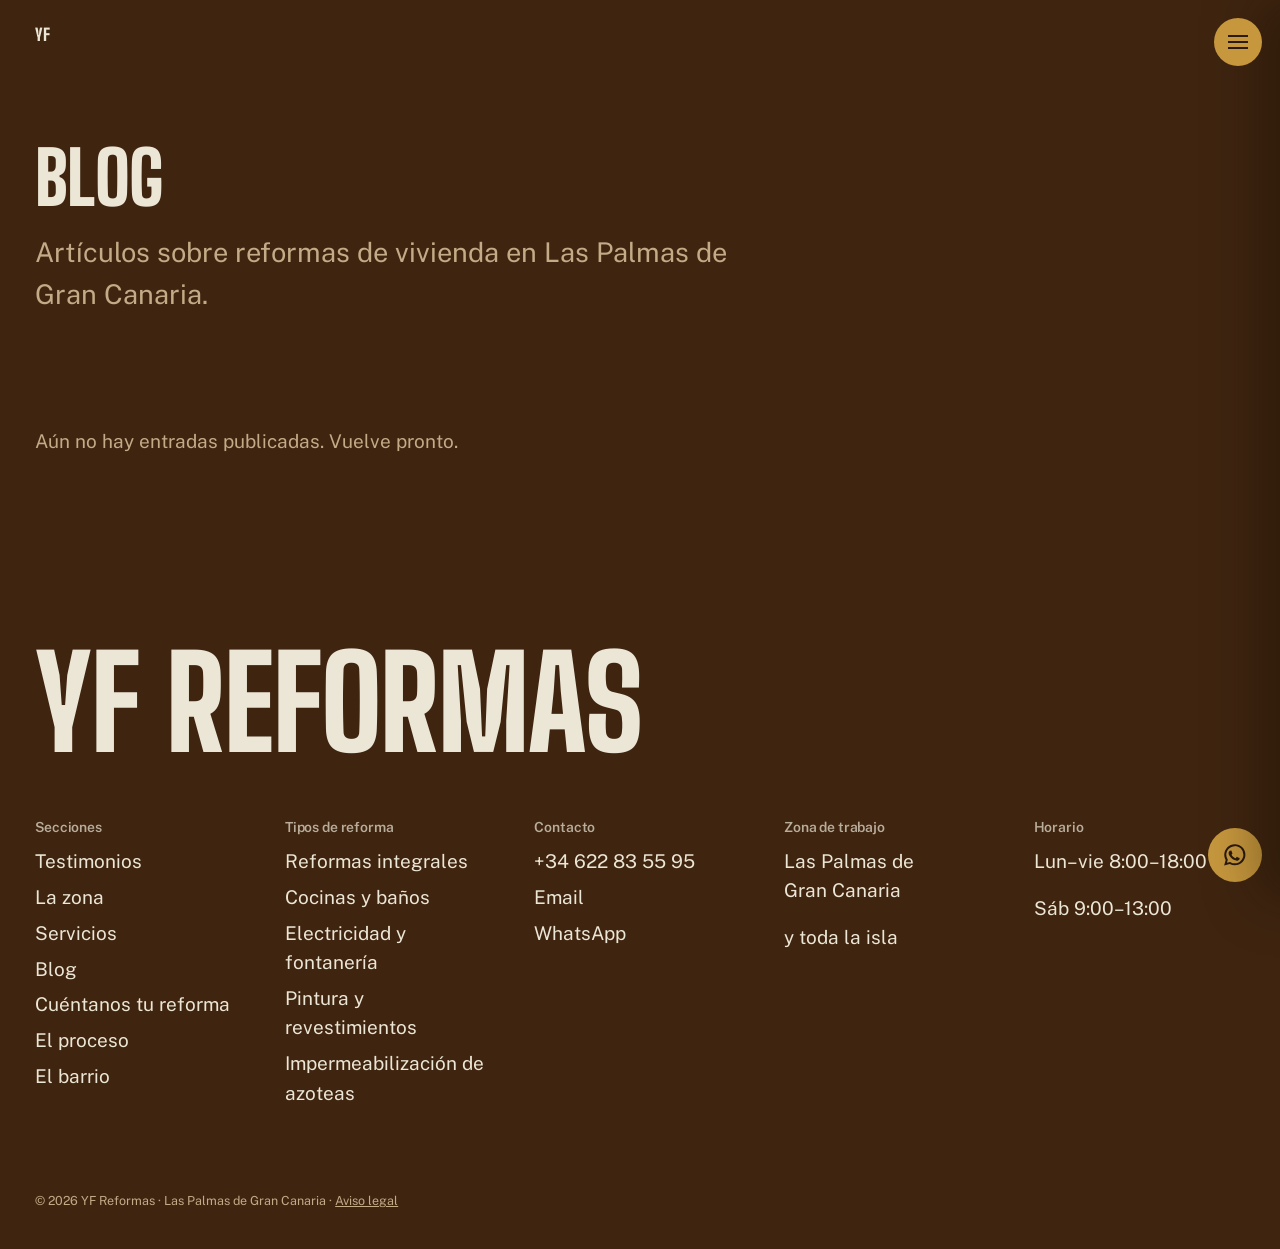
<file: blog/index.html>
<!doctype html>
<html lang="es">
<head>
<meta charset="UTF-8">
<meta name="viewport" content="width=device-width, initial-scale=1">
<title>Blog | YF Reformas</title>
<meta name="description" content="Artículos sobre reformas de vivienda en Las Palmas de Gran Canaria: cocinas, baños, instalaciones y consejos antes de reformar.">
<link rel="canonical" href="https://yf-reformas.com/blog/">
<meta property="og:type" content="website">
<meta property="og:title" content="Blog | YF Reformas">
<meta property="og:description" content="Artículos sobre reformas de vivienda en Las Palmas de Gran Canaria: cocinas, baños, instalaciones y consejos antes de reformar.">
<meta property="og:url" content="https://yf-reformas.com/blog/">
<meta property="og:site_name" content="YF Reformas">
<meta property="og:locale" content="es_ES">
<link rel="preconnect" href="https://fonts.googleapis.com">
<link rel="preconnect" href="https://fonts.gstatic.com" crossorigin>
<link href="https://fonts.googleapis.com/css2?family=Big+Shoulders:wght@700;800&family=Public+Sans:ital,wght@0,400;0,600;1,400&display=swap" rel="stylesheet">
<link rel="stylesheet" href="../css/style.css">
<script>document.documentElement.classList.add('js')</script>
</head>
<body>
<a class="skip-link" href="#contenido">Saltar al contenido</a>
<a class="mark is-visible" href="../index.html" aria-label="Ir al inicio, YF Reformas">YF</a>

<header>
<button class="menu-toggle" id="menuToggle" aria-expanded="false" aria-controls="sideMenu" aria-label="Abrir menú">
  <span class="menu-toggle-bars" aria-hidden="true"><span></span><span></span><span></span></span>
</button>
<div class="menu-overlay" id="menuOverlay" hidden></div>
<nav class="side-menu" id="sideMenu" aria-label="Menú de secciones" hidden>
  <div class="side-menu-head">
    <span class="side-menu-brand">YF Reformas</span>
    <button class="menu-close" id="menuClose" aria-label="Cerrar menú">&times;</button>
  </div>
  <ul class="side-menu-list">
    <li><a href="../index.html">Inicio</a></li>
    <li><a href="../index.html#zona">La zona</a></li>
    <li><a href="index.html">Blog</a></li>
  </ul>
  <p class="side-menu-group">Tipos de reforma</p>
  <ul class="side-menu-list side-menu-list--sub">
    <li><a href="../reformas-integrales.html">Reformas integrales</a></li>
    <li><a href="../cocinas-y-banos.html">Cocinas y baños</a></li>
    <li><a href="../electricidad-y-fontaneria.html">Electricidad y fontanería</a></li>
    <li><a href="../pintura-y-revestimientos.html">Pintura y revestimientos</a></li>
    <li><a href="../impermeabilizacion-de-azoteas.html">Impermeabilización de azoteas</a></li>
  </ul>
  <ul class="side-menu-list">
    <li><a href="../index.html#presupuesto">Cuéntanos tu reforma</a></li>
    <li><a href="../index.html#proceso">El proceso</a></li>
    <li><a href="../index.html#barrio">El barrio</a></li>
    <li><a href="../index.html#contacto">Contacto</a></li>
  </ul>
  <a class="button side-menu-cta" data-wa href="#" target="_blank" rel="noopener">Escríbenos por WhatsApp</a>
</nav>
</header>

<main id="contenido">
<section class="blog-index" aria-label="Blog">
  <div class="wrap">
    <h1>Blog</h1>
    <p class="blog-intro">Artículos sobre reformas de vivienda en Las Palmas de Gran Canaria.</p>
    <div class="blog-list">
      <!-- NUEVO_POST_AQUI -->
      <p class="blog-empty">Aún no hay entradas publicadas. Vuelve pronto.</p>
    </div>
  </div>
</section>
</main>

<footer class="site-footer" data-ink="#ece6d6">
  <div class="wrap">
    <h2 class="footer-name">YF Reformas</h2>
    <div class="footer-grid">
      <div class="footer-col">
        <h3>Secciones</h3>
        <a class="link-plain" href="../index.html#testimonios">Testimonios</a>
        <a class="link-plain" href="../index.html#zona">La zona</a>
        <a class="link-plain" href="../index.html#servicios">Servicios</a>
        <a class="link-plain" href="index.html">Blog</a>
        <a class="link-plain" href="../index.html#presupuesto">Cuéntanos tu reforma</a>
        <a class="link-plain" href="../index.html#proceso">El proceso</a>
        <a class="link-plain" href="../index.html#barrio">El barrio</a>
      </div>
      <div class="footer-col">
        <h3>Tipos de reforma</h3>
        <a class="link-plain" href="../reformas-integrales.html">Reformas integrales</a>
        <a class="link-plain" href="../cocinas-y-banos.html">Cocinas y baños</a>
        <a class="link-plain" href="../electricidad-y-fontaneria.html">Electricidad y fontanería</a>
        <a class="link-plain" href="../pintura-y-revestimientos.html">Pintura y revestimientos</a>
        <a class="link-plain" href="../impermeabilizacion-de-azoteas.html">Impermeabilización de azoteas</a>
      </div>
      <div class="footer-col">
        <h3>Contacto</h3>
        <a class="link-plain" data-tel href="#">+34 000 00 00 00</a>
        <a class="link-plain" data-mail-plain href="#">Email</a>
        <a class="link-plain" data-wa href="#">WhatsApp</a>
      </div>
      <div class="footer-col">
        <h3>Zona de trabajo</h3>
        <p>Las Palmas de Gran Canaria</p>
        <p>y toda la isla</p>
      </div>
      <div class="footer-col">
        <h3>Horario</h3>
        <p>Lun–vie 8:00–18:00</p>
        <p>Sáb 9:00–13:00</p>
      </div>
    </div>
    <div class="footer-bottom">
      <span class="legal">© 2026 YF Reformas · Las Palmas de Gran Canaria · <a class="link-plain" href="../aviso-legal.html">Aviso legal</a></span>
    </div>
  </div>
</footer>

<a class="whatsapp-fab" data-wa href="#" target="_blank" rel="noopener" aria-label="Escríbenos por WhatsApp">
  <svg viewBox="0 0 24 24" fill="currentColor" aria-hidden="true"><path d="M12.04 2c-5.46 0-9.9 4.44-9.9 9.9 0 1.75.46 3.45 1.32 4.95L2 22l5.25-1.38a9.9 9.9 0 0 0 4.79 1.22h.01c5.46 0 9.9-4.44 9.9-9.9 0-2.64-1.03-5.12-2.9-6.98A9.82 9.82 0 0 0 12.04 2m0 1.8c2.14 0 4.15.84 5.67 2.35a7.96 7.96 0 0 1 2.34 5.75c0 4.47-3.64 8.1-8.02 8.1a8 8 0 0 1-4.08-1.11l-.29-.17-3.02.8.8-2.95-.19-.3a7.95 7.95 0 0 1-1.23-4.27c0-4.47 3.65-8.1 8.02-8.1m-4.3 4.2c-.17 0-.44.06-.67.31-.23.25-.87.85-.87 2.08s.9 2.41 1.02 2.58c.12.17 1.76 2.78 4.37 3.78 2.16.84 2.6.67 3.07.63.46-.04 1.5-.61 1.71-1.2.21-.6.21-1.1.15-1.21-.06-.1-.23-.17-.48-.29-.25-.13-1.5-.74-1.73-.82-.23-.09-.4-.13-.57.13-.17.25-.65.82-.8 1-.15.17-.29.19-.54.06-.25-.13-1.05-.39-2-1.23-.74-.66-1.24-1.47-1.39-1.72-.14-.25-.02-.38.11-.51.11-.11.25-.29.37-.44.12-.15.16-.25.24-.42.08-.17.04-.31-.02-.44-.06-.13-.57-1.4-.78-1.91-.2-.5-.42-.43-.57-.43" /></svg>
</a>

<script src="../js/main.js" defer></script>
</body>
</html>
</file>
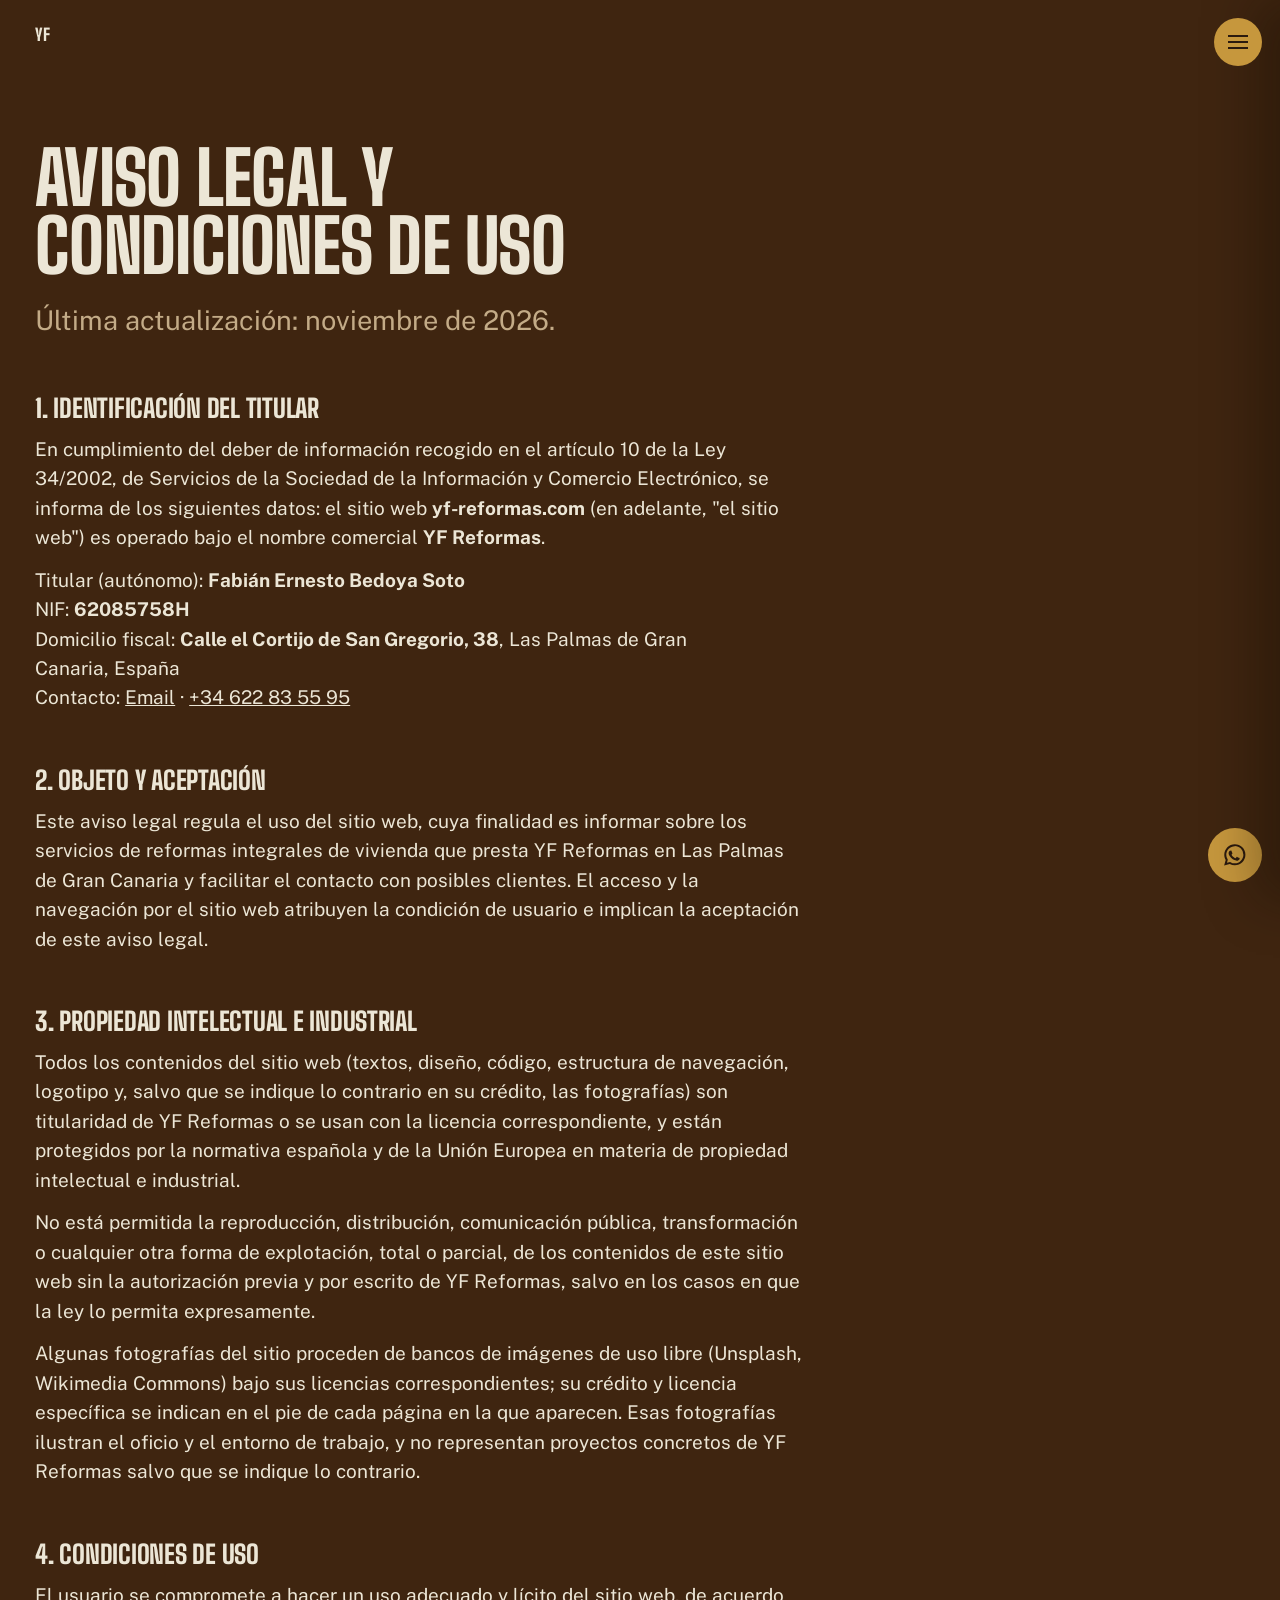
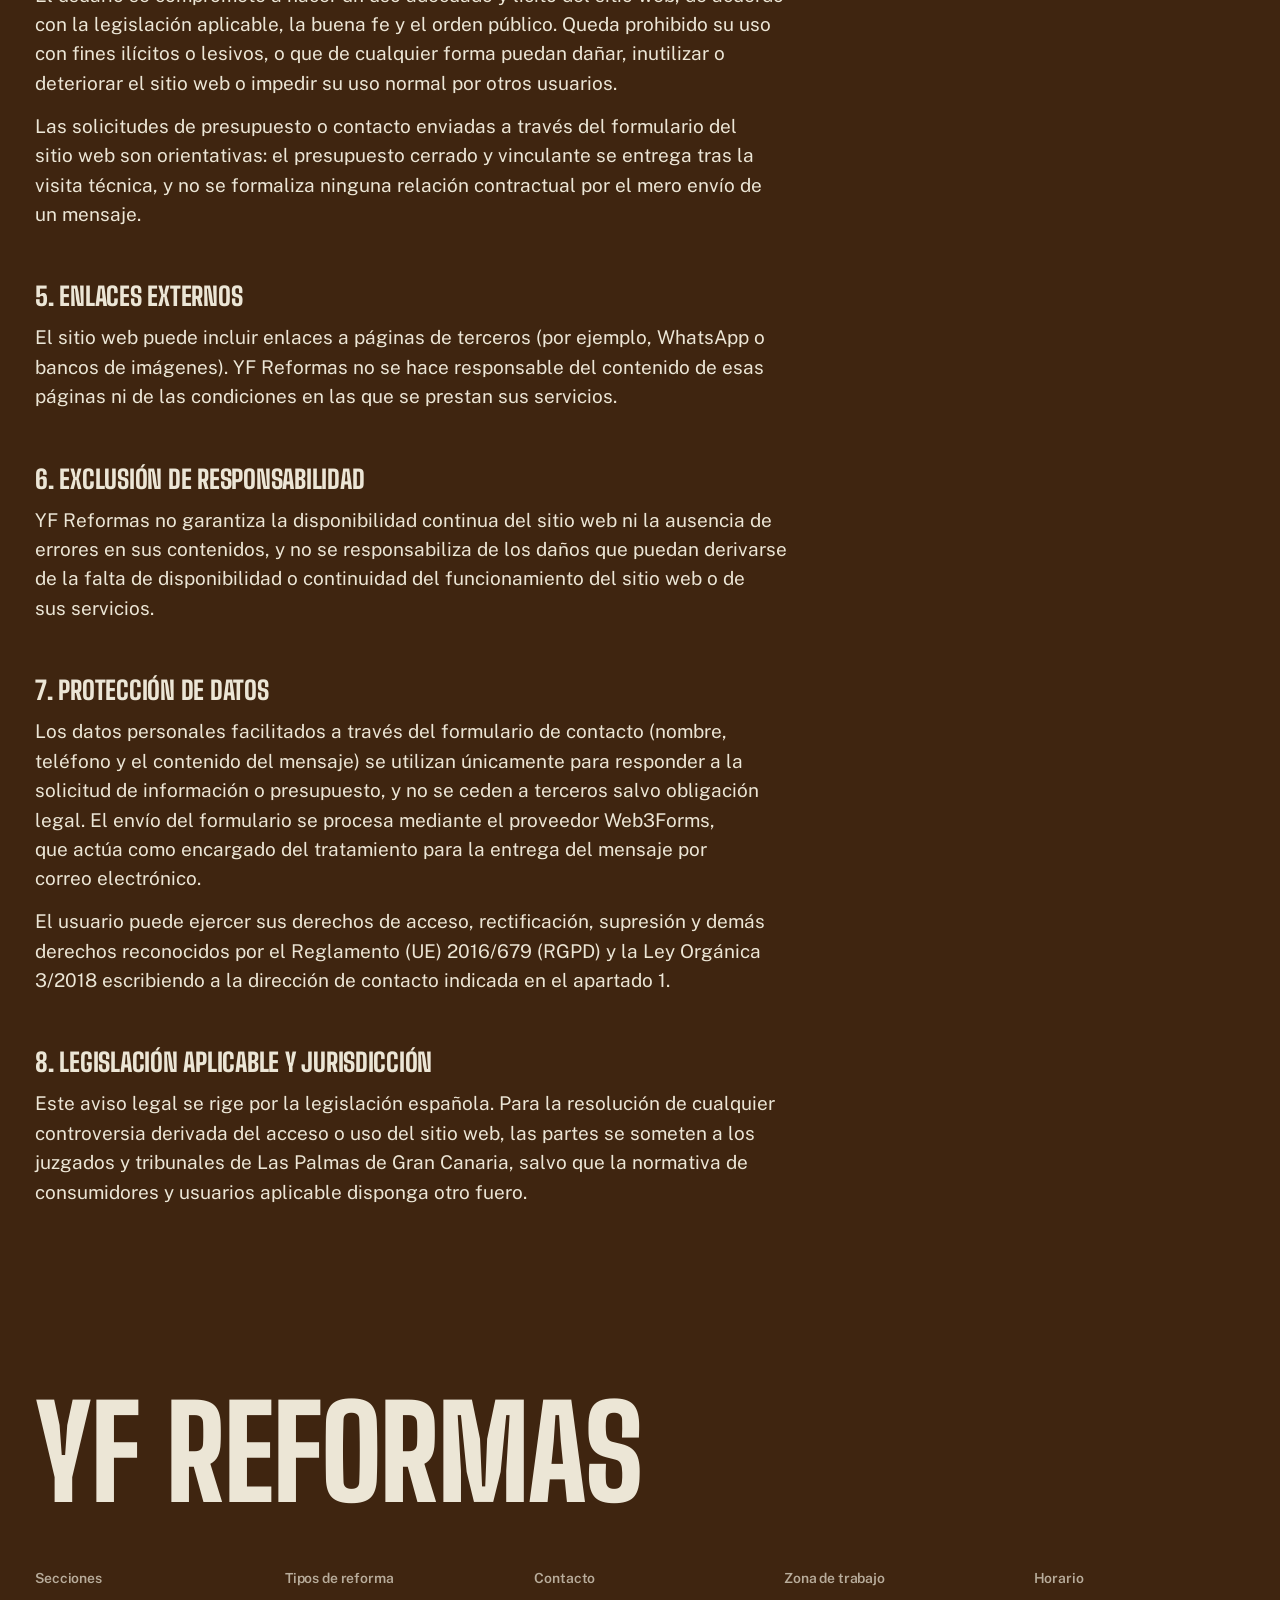
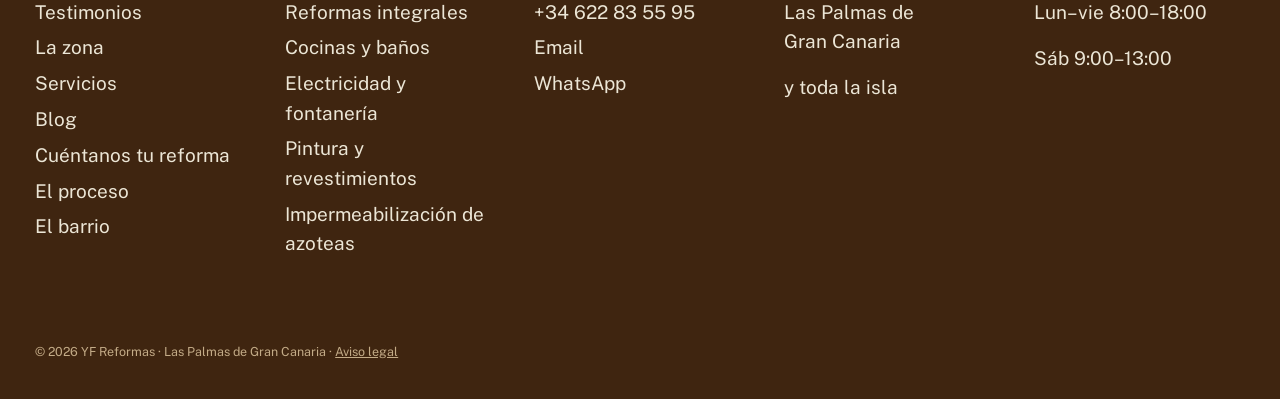
<file: aviso-legal.html>
<!doctype html>
<html lang="es">
<head>
<meta charset="UTF-8">
<meta name="viewport" content="width=device-width, initial-scale=1">
<title>Aviso legal | YF Reformas</title>
<meta name="description" content="Aviso legal, condiciones de uso y propiedad intelectual del sitio web de YF Reformas, reformas integrales de vivienda en Las Palmas de Gran Canaria.">
<link rel="canonical" href="https://yf-reformas.com/aviso-legal.html">
<link rel="preconnect" href="https://fonts.googleapis.com">
<link rel="preconnect" href="https://fonts.gstatic.com" crossorigin>
<link href="https://fonts.googleapis.com/css2?family=Big+Shoulders:wght@700;800&family=Public+Sans:ital,wght@0,400;0,600;1,400&display=swap" rel="stylesheet">
<link rel="stylesheet" href="css/style.css">
<script>document.documentElement.classList.add('js')</script>
</head>
<body>
<a class="skip-link" href="#contenido">Saltar al contenido</a>
<a class="mark is-visible" href="index.html" aria-label="Ir al inicio, YF Reformas">YF</a>

<header>
<button class="menu-toggle" id="menuToggle" aria-expanded="false" aria-controls="sideMenu" aria-label="Abrir menú">
  <span class="menu-toggle-bars" aria-hidden="true"><span></span><span></span><span></span></span>
</button>
<div class="menu-overlay" id="menuOverlay" hidden></div>
<nav class="side-menu" id="sideMenu" aria-label="Menú de secciones" hidden>
  <div class="side-menu-head">
    <span class="side-menu-brand">YF Reformas</span>
    <button class="menu-close" id="menuClose" aria-label="Cerrar menú">&times;</button>
  </div>
  <ul class="side-menu-list">
    <li><a href="index.html">Inicio</a></li>
    <li><a href="index.html#zona">La zona</a></li>
    <li><a href="blog/index.html">Blog</a></li>
  </ul>
  <p class="side-menu-group">Tipos de reforma</p>
  <ul class="side-menu-list side-menu-list--sub">
    <li><a href="reformas-integrales.html">Reformas integrales</a></li>
    <li><a href="cocinas-y-banos.html">Cocinas y baños</a></li>
    <li><a href="electricidad-y-fontaneria.html">Electricidad y fontanería</a></li>
    <li><a href="pintura-y-revestimientos.html">Pintura y revestimientos</a></li>
    <li><a href="impermeabilizacion-de-azoteas.html">Impermeabilización de azoteas</a></li>
  </ul>
  <ul class="side-menu-list">
    <li><a href="index.html#presupuesto">Cuéntanos tu reforma</a></li>
    <li><a href="index.html#proceso">El proceso</a></li>
    <li><a href="index.html#barrio">El barrio</a></li>
    <li><a href="index.html#contacto">Contacto</a></li>
  </ul>
  <a class="button side-menu-cta" data-wa href="#" target="_blank" rel="noopener">Escríbenos por WhatsApp</a>
</nav>
</header>

<main id="contenido">
<section class="legal-page" aria-label="Aviso legal">
  <div class="wrap">
    <h1>Aviso legal y condiciones de uso</h1>
    <p class="legal-intro">Última actualización: noviembre de 2026.</p>

    <section>
      <h2>1. Identificación del titular</h2>
      <p>En cumplimiento del deber de información recogido en el artículo 10 de la Ley 34/2002, de Servicios de la Sociedad de la Información y Comercio Electrónico, se informa de los siguientes datos: el sitio web <strong>yf-reformas.com</strong> (en adelante, "el sitio web") es operado bajo el nombre comercial <strong>YF Reformas</strong>.</p>
      <p>Titular (autónomo): <strong data-legal-name>PENDIENTE DE COMPLETAR</strong><br>
      NIF: <strong data-legal-nif>PENDIENTE DE COMPLETAR</strong><br>
      Domicilio fiscal: <strong data-legal-address>PENDIENTE DE COMPLETAR</strong>, Las Palmas de Gran Canaria, España<br>
      Contacto: <a data-mail-plain href="#">Email</a> · <a data-tel href="#">teléfono</a></p>
    </section>

    <section>
      <h2>2. Objeto y aceptación</h2>
      <p>Este aviso legal regula el uso del sitio web, cuya finalidad es informar sobre los servicios de reformas integrales de vivienda que presta YF Reformas en Las Palmas de Gran Canaria y facilitar el contacto con posibles clientes. El acceso y la navegación por el sitio web atribuyen la condición de usuario e implican la aceptación de este aviso legal.</p>
    </section>

    <section>
      <h2>3. Propiedad intelectual e industrial</h2>
      <p>Todos los contenidos del sitio web (textos, diseño, código, estructura de navegación, logotipo y, salvo que se indique lo contrario en su crédito, las fotografías) son titularidad de YF Reformas o se usan con la licencia correspondiente, y están protegidos por la normativa española y de la Unión Europea en materia de propiedad intelectual e industrial.</p>
      <p>No está permitida la reproducción, distribución, comunicación pública, transformación o cualquier otra forma de explotación, total o parcial, de los contenidos de este sitio web sin la autorización previa y por escrito de YF Reformas, salvo en los casos en que la ley lo permita expresamente.</p>
      <p>Algunas fotografías del sitio proceden de bancos de imágenes de uso libre (Unsplash, Wikimedia Commons) bajo sus licencias correspondientes; su crédito y licencia específica se indican en el pie de cada página en la que aparecen. Esas fotografías ilustran el oficio y el entorno de trabajo, y no representan proyectos concretos de YF Reformas salvo que se indique lo contrario.</p>
    </section>

    <section>
      <h2>4. Condiciones de uso</h2>
      <p>El usuario se compromete a hacer un uso adecuado y lícito del sitio web, de acuerdo con la legislación aplicable, la buena fe y el orden público. Queda prohibido su uso con fines ilícitos o lesivos, o que de cualquier forma puedan dañar, inutilizar o deteriorar el sitio web o impedir su uso normal por otros usuarios.</p>
      <p>Las solicitudes de presupuesto o contacto enviadas a través del formulario del sitio web son orientativas: el presupuesto cerrado y vinculante se entrega tras la visita técnica, y no se formaliza ninguna relación contractual por el mero envío de un mensaje.</p>
    </section>

    <section>
      <h2>5. Enlaces externos</h2>
      <p>El sitio web puede incluir enlaces a páginas de terceros (por ejemplo, WhatsApp o bancos de imágenes). YF Reformas no se hace responsable del contenido de esas páginas ni de las condiciones en las que se prestan sus servicios.</p>
    </section>

    <section>
      <h2>6. Exclusión de responsabilidad</h2>
      <p>YF Reformas no garantiza la disponibilidad continua del sitio web ni la ausencia de errores en sus contenidos, y no se responsabiliza de los daños que puedan derivarse de la falta de disponibilidad o continuidad del funcionamiento del sitio web o de sus servicios.</p>
    </section>

    <section>
      <h2>7. Protección de datos</h2>
      <p>Los datos personales facilitados a través del formulario de contacto (nombre, teléfono y el contenido del mensaje) se utilizan únicamente para responder a la solicitud de información o presupuesto, y no se ceden a terceros salvo obligación legal. El envío del formulario se procesa mediante el proveedor Web3Forms, que actúa como encargado del tratamiento para la entrega del mensaje por correo electrónico.</p>
      <p>El usuario puede ejercer sus derechos de acceso, rectificación, supresión y demás derechos reconocidos por el Reglamento (UE) 2016/679 (RGPD) y la Ley Orgánica 3/2018 escribiendo a la dirección de contacto indicada en el apartado 1.</p>
    </section>

    <section>
      <h2>8. Legislación aplicable y jurisdicción</h2>
      <p>Este aviso legal se rige por la legislación española. Para la resolución de cualquier controversia derivada del acceso o uso del sitio web, las partes se someten a los juzgados y tribunales de Las Palmas de Gran Canaria, salvo que la normativa de consumidores y usuarios aplicable disponga otro fuero.</p>
    </section>
  </div>
</section>
</main>

<footer class="site-footer" data-ink="#ece6d6">
  <div class="wrap">
    <h2 class="footer-name">YF Reformas</h2>
    <div class="footer-grid">
      <div class="footer-col">
        <h3>Secciones</h3>
        <a class="link-plain" href="index.html#testimonios">Testimonios</a>
        <a class="link-plain" href="index.html#zona">La zona</a>
        <a class="link-plain" href="index.html#servicios">Servicios</a>
        <a class="link-plain" href="blog/index.html">Blog</a>
        <a class="link-plain" href="index.html#presupuesto">Cuéntanos tu reforma</a>
        <a class="link-plain" href="index.html#proceso">El proceso</a>
        <a class="link-plain" href="index.html#barrio">El barrio</a>
      </div>
      <div class="footer-col">
        <h3>Tipos de reforma</h3>
        <a class="link-plain" href="reformas-integrales.html">Reformas integrales</a>
        <a class="link-plain" href="cocinas-y-banos.html">Cocinas y baños</a>
        <a class="link-plain" href="electricidad-y-fontaneria.html">Electricidad y fontanería</a>
        <a class="link-plain" href="pintura-y-revestimientos.html">Pintura y revestimientos</a>
        <a class="link-plain" href="impermeabilizacion-de-azoteas.html">Impermeabilización de azoteas</a>
      </div>
      <div class="footer-col">
        <h3>Contacto</h3>
        <a class="link-plain" data-tel href="#">+34 000 00 00 00</a>
        <a class="link-plain" data-mail-plain href="#">Email</a>
        <a class="link-plain" data-wa href="#">WhatsApp</a>
      </div>
      <div class="footer-col">
        <h3>Zona de trabajo</h3>
        <p>Las Palmas de Gran Canaria</p>
        <p>y toda la isla</p>
      </div>
      <div class="footer-col">
        <h3>Horario</h3>
        <p>Lun–vie 8:00–18:00</p>
        <p>Sáb 9:00–13:00</p>
      </div>
    </div>
    <div class="footer-bottom">
      <span class="legal">© 2026 YF Reformas · Las Palmas de Gran Canaria · <a class="link-plain" href="aviso-legal.html">Aviso legal</a></span>
    </div>
  </div>
</footer>

<a class="whatsapp-fab" data-wa href="#" target="_blank" rel="noopener" aria-label="Escríbenos por WhatsApp">
  <svg viewBox="0 0 24 24" fill="currentColor" aria-hidden="true"><path d="M12.04 2c-5.46 0-9.9 4.44-9.9 9.9 0 1.75.46 3.45 1.32 4.95L2 22l5.25-1.38a9.9 9.9 0 0 0 4.79 1.22h.01c5.46 0 9.9-4.44 9.9-9.9 0-2.64-1.03-5.12-2.9-6.98A9.82 9.82 0 0 0 12.04 2m0 1.8c2.14 0 4.15.84 5.67 2.35a7.96 7.96 0 0 1 2.34 5.75c0 4.47-3.64 8.1-8.02 8.1a8 8 0 0 1-4.08-1.11l-.29-.17-3.02.8.8-2.95-.19-.3a7.95 7.95 0 0 1-1.23-4.27c0-4.47 3.65-8.1 8.02-8.1m-4.3 4.2c-.17 0-.44.06-.67.31-.23.25-.87.85-.87 2.08s.9 2.41 1.02 2.58c.12.17 1.76 2.78 4.37 3.78 2.16.84 2.6.67 3.07.63.46-.04 1.5-.61 1.71-1.2.21-.6.21-1.1.15-1.21-.06-.1-.23-.17-.48-.29-.25-.13-1.5-.74-1.73-.82-.23-.09-.4-.13-.57.13-.17.25-.65.82-.8 1-.15.17-.29.19-.54.06-.25-.13-1.05-.39-2-1.23-.74-.66-1.24-1.47-1.39-1.72-.14-.25-.02-.38.11-.51.11-.11.25-.29.37-.44.12-.15.16-.25.24-.42.08-.17.04-.31-.02-.44-.06-.13-.57-1.4-.78-1.91-.2-.5-.42-.43-.57-.43" /></svg>
</a>

<script src="js/main.js" defer></script>
</body>
</html>
</file>
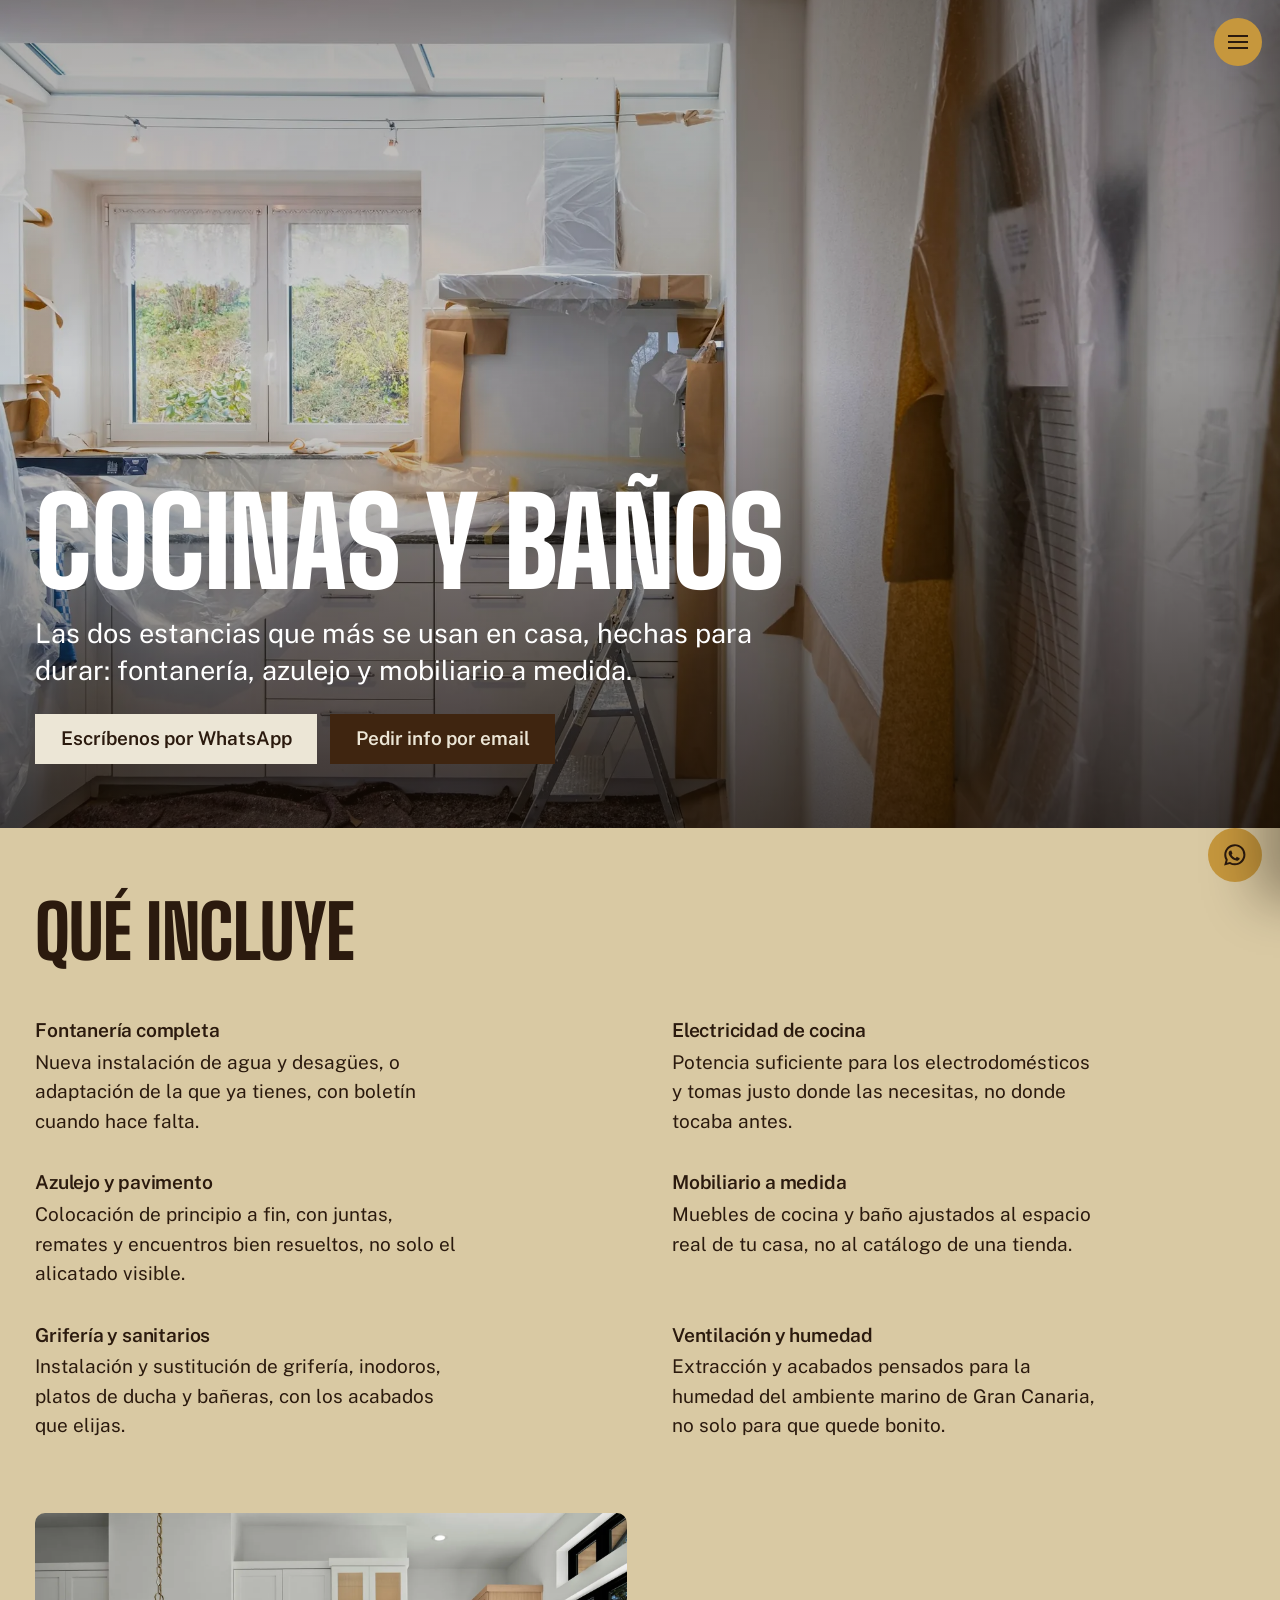
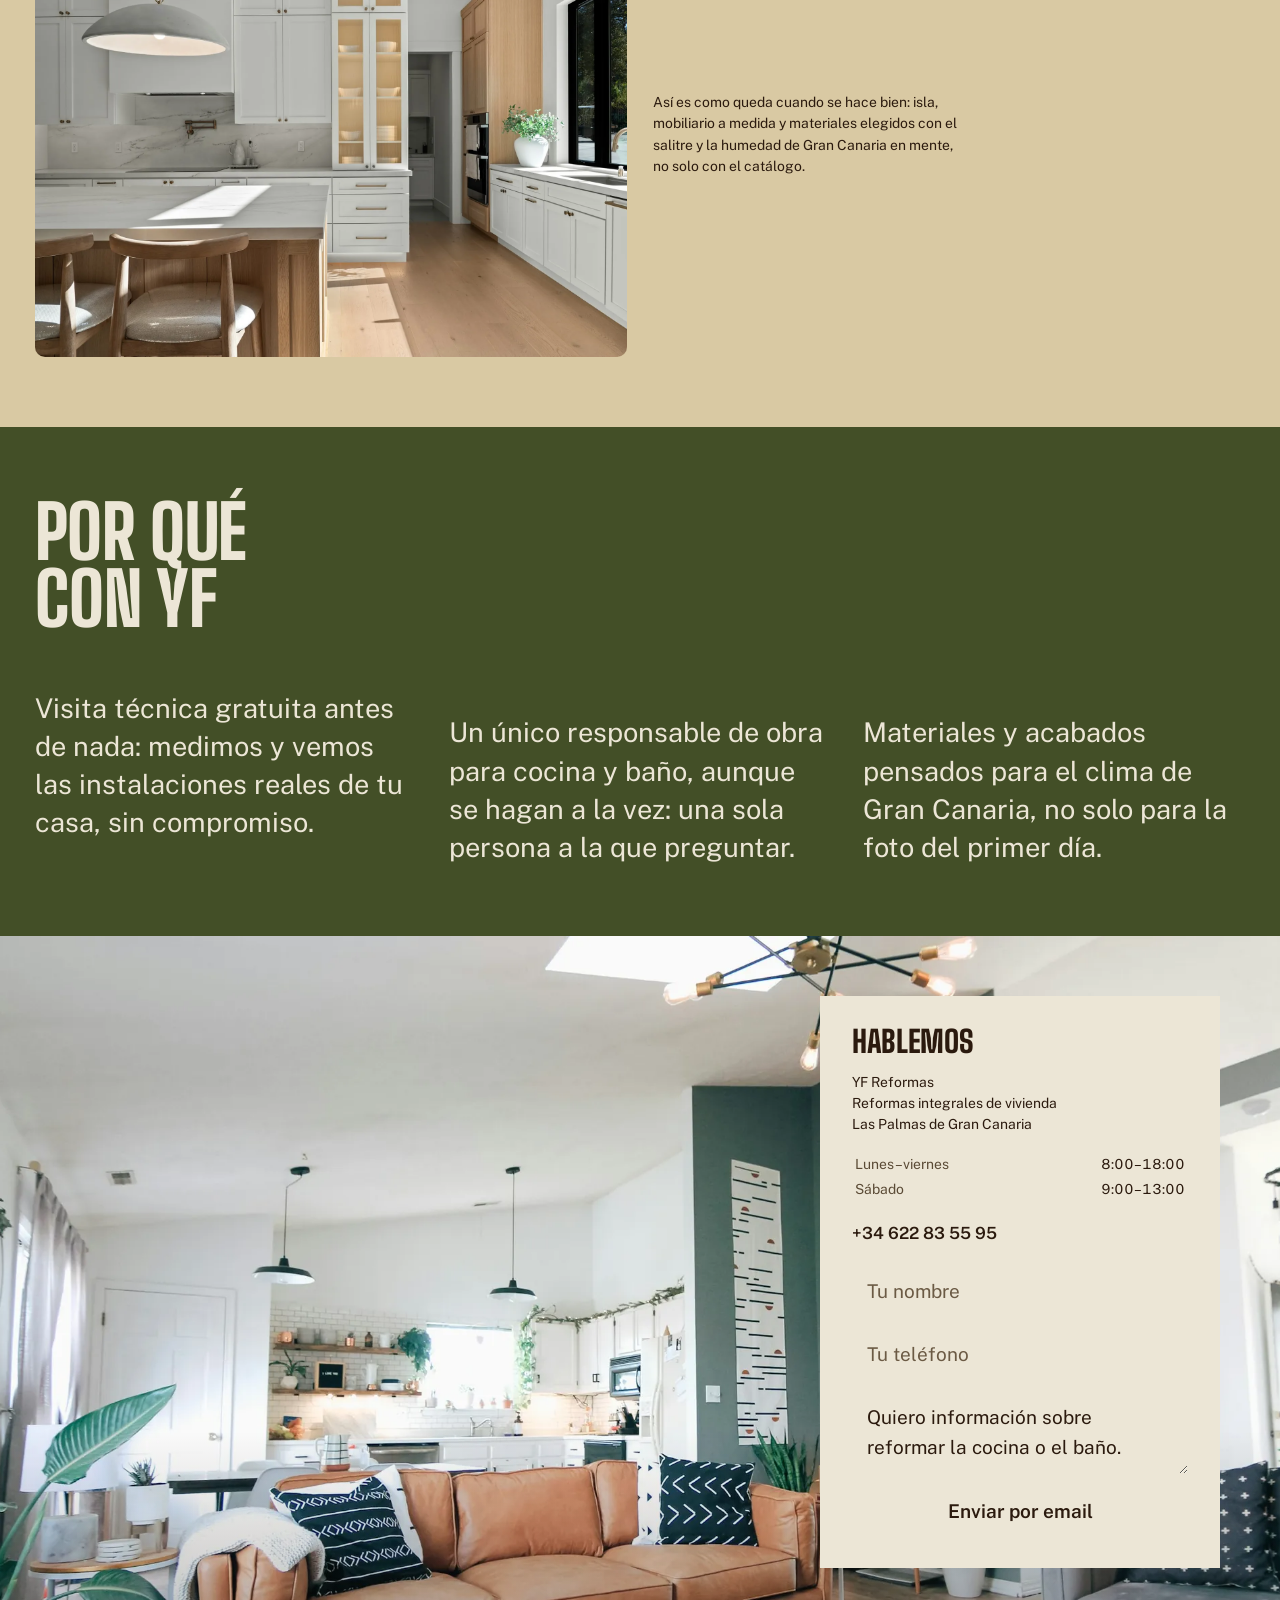
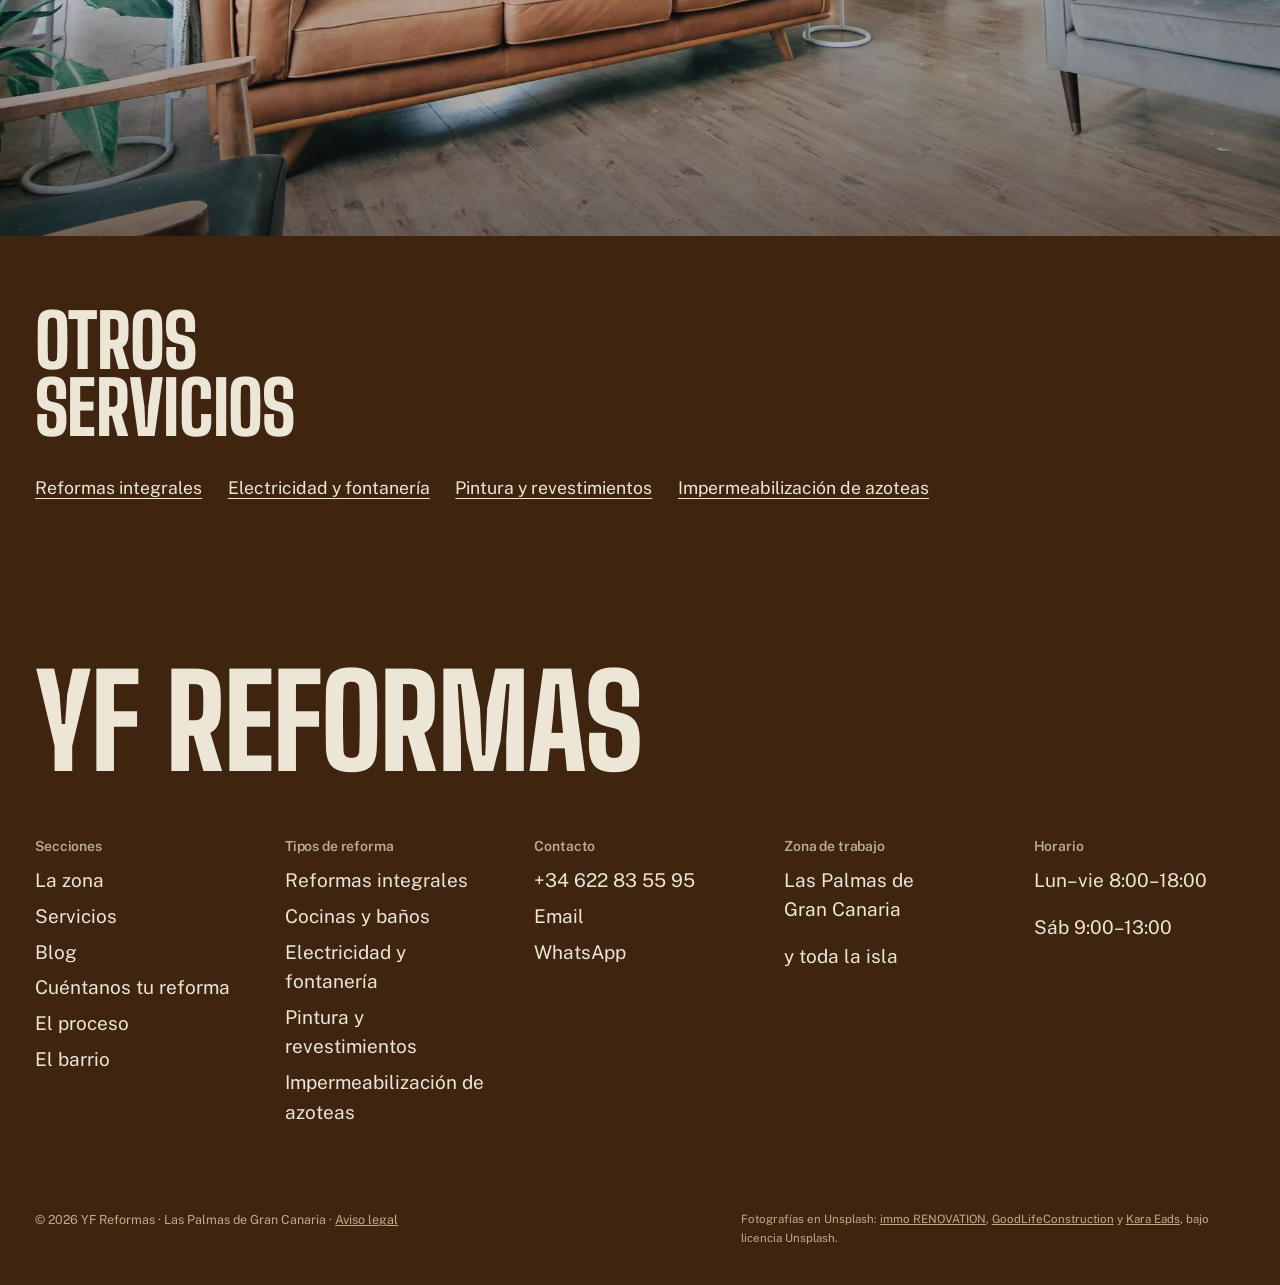
<file: cocinas-y-banos.html>
<!doctype html>
<html lang="es">
<head>
<meta charset="UTF-8">
<meta name="viewport" content="width=device-width, initial-scale=1">
<title>Reforma de cocinas y baños en Las Palmas | YF Reformas</title>
<meta name="description" content="Reformamos cocinas y baños en Las Palmas de Gran Canaria: fontanería, azulejo, mobiliario a medida y grifería. Visita técnica gratuita.">
<link rel="canonical" href="https://yf-reformas.com/cocinas-y-banos.html">
<meta property="og:type" content="website">
<meta property="og:title" content="Reforma de cocinas y baños en Las Palmas | YF Reformas">
<meta property="og:description" content="Reformamos cocinas y baños en Las Palmas de Gran Canaria: fontanería, azulejo, mobiliario a medida y grifería. Visita técnica gratuita.">
<meta property="og:url" content="https://yf-reformas.com/cocinas-y-banos.html">
<meta property="og:image" content="https://yf-reformas.com/assets/u-kitchen-renovation.jpg">
<meta property="og:site_name" content="YF Reformas">
<meta property="og:locale" content="es_ES">
<meta name="twitter:card" content="summary_large_image">
<meta name="twitter:title" content="Reforma de cocinas y baños en Las Palmas | YF Reformas">
<meta name="twitter:description" content="Reformamos cocinas y baños en Las Palmas de Gran Canaria: fontanería, azulejo, mobiliario a medida y grifería. Visita técnica gratuita.">
<meta name="twitter:image" content="https://yf-reformas.com/assets/u-kitchen-renovation.jpg">
<script type="application/ld+json">
{
  "@context": "https://schema.org",
  "@type": "HomeAndConstructionBusiness",
  "@id": "https://yf-reformas.com/#business",
  "name": "YF Reformas",
  "url": "https://yf-reformas.com/",
  "image": "https://yf-reformas.com/assets/u-kitchen-renovation.jpg",
  "telephone": "+34 622 83 55 95",
  "email": "yperdomo@gmx.es",
  "address": {
    "@type": "PostalAddress",
    "addressLocality": "Las Palmas de Gran Canaria",
    "addressRegion": "Las Palmas",
    "addressCountry": "ES"
  },
  "areaServed": {
    "@type": "City",
    "name": "Las Palmas de Gran Canaria"
  },
  "openingHoursSpecification": [
    {
      "@type": "OpeningHoursSpecification",
      "dayOfWeek": [
        "Monday",
        "Tuesday",
        "Wednesday",
        "Thursday",
        "Friday"
      ],
      "opens": "08:00",
      "closes": "18:00"
    },
    {
      "@type": "OpeningHoursSpecification",
      "dayOfWeek": [
        "Saturday"
      ],
      "opens": "09:00",
      "closes": "13:00"
    }
  ]
}
</script>
<link rel="preconnect" href="https://fonts.googleapis.com">
<link rel="preconnect" href="https://fonts.gstatic.com" crossorigin>
<link href="https://fonts.googleapis.com/css2?family=Big+Shoulders:wght@700;800&family=Public+Sans:ital,wght@0,400;0,600;1,400&display=swap" rel="stylesheet">
<link rel="stylesheet" href="css/style.css">
<script>document.documentElement.classList.add('js')</script>
</head>
<body>
<a class="skip-link" href="#contenido">Saltar al contenido</a>
<a class="mark" href="#top" aria-label="Volver arriba, YF Reformas">YF</a>

<header>
<button class="menu-toggle" id="menuToggle" aria-expanded="false" aria-controls="sideMenu" aria-label="Abrir menú">
  <span class="menu-toggle-bars" aria-hidden="true"><span></span><span></span><span></span></span>
</button>
<div class="menu-overlay" id="menuOverlay" hidden></div>
<nav class="side-menu" id="sideMenu" aria-label="Menú de secciones" hidden>
  <div class="side-menu-head">
    <span class="side-menu-brand">YF Reformas</span>
    <button class="menu-close" id="menuClose" aria-label="Cerrar menú">&times;</button>
  </div>
  <ul class="side-menu-list">
    <li><a href="index.html">Inicio</a></li>
    <li><a href="index.html#zona">La zona</a></li>
    <li><a href="blog/index.html">Blog</a></li>
  </ul>
  <p class="side-menu-group">Tipos de reforma</p>
  <ul class="side-menu-list side-menu-list--sub">
    <li><a href="reformas-integrales.html">Reformas integrales</a></li>
    <li><a href="cocinas-y-banos.html">Cocinas y baños</a></li>
    <li><a href="electricidad-y-fontaneria.html">Electricidad y fontanería</a></li>
    <li><a href="pintura-y-revestimientos.html">Pintura y revestimientos</a></li>
    <li><a href="impermeabilizacion-de-azoteas.html">Impermeabilización de azoteas</a></li>
  </ul>
  <ul class="side-menu-list">
    <li><a href="index.html#presupuesto">Cuéntanos tu reforma</a></li>
    <li><a href="index.html#proceso">El proceso</a></li>
    <li><a href="index.html#barrio">El barrio</a></li>
    <li><a href="#contacto">Contacto</a></li>
  </ul>
  <a class="button side-menu-cta" data-wa href="#" target="_blank" rel="noopener">Escríbenos por WhatsApp</a>
</nav>
</header>

<main id="contenido">

<!-- ============ HERO ============ -->
<section class="svc-hero" id="top">
  <picture><source srcset="assets/u-kitchen-renovation.webp" type="image/webp"><img alt="Cocina protegida con plástico y papel durante una reforma" src="assets/u-kitchen-renovation.jpg" width="2000" height="1334"></picture>
  <div class="svc-hero-content">
    <h1>Cocinas y baños</h1>
    <p class="svc-hero-lead">Las dos estancias que más se usan en casa, hechas para durar: fontanería, azulejo y mobiliario a medida.</p>
    <div class="svc-hero-ctas">
      <a class="button" data-wa-msg="Hola, quiero información sobre reformar la cocina o el baño.">Escríbenos por WhatsApp</a>
      <a class="button button--dark" href="#contacto">Pedir info por email</a>
    </div>
  </div>
</section>

<!-- ============ QUÉ INCLUYE ============ -->
<section class="svc-includes section" data-ink="#2b1a0e">
  <div class="wrap">
    <h2 data-reveal>Qué incluye</h2>
    <div class="svc-list">
      <div data-reveal>
        <h3>Fontanería completa</h3>
        <p>Nueva instalación de agua y desagües, o adaptación de la que ya tienes, con boletín cuando hace falta.</p>
      </div>
      <div data-reveal>
        <h3>Electricidad de cocina</h3>
        <p>Potencia suficiente para los electrodomésticos y tomas justo donde las necesitas, no donde tocaba antes.</p>
      </div>
      <div data-reveal>
        <h3>Azulejo y pavimento</h3>
        <p>Colocación de principio a fin, con juntas, remates y encuentros bien resueltos, no solo el alicatado visible.</p>
      </div>
      <div data-reveal>
        <h3>Mobiliario a medida</h3>
        <p>Muebles de cocina y baño ajustados al espacio real de tu casa, no al catálogo de una tienda.</p>
      </div>
      <div data-reveal>
        <h3>Grifería y sanitarios</h3>
        <p>Instalación y sustitución de grifería, inodoros, platos de ducha y bañeras, con los acabados que elijas.</p>
      </div>
      <div data-reveal>
        <h3>Ventilación y humedad</h3>
        <p>Extracción y acabados pensados para la humedad del ambiente marino de Gran Canaria, no solo para que quede bonito.</p>
      </div>
    </div>

    <div class="svc-aside">
      <picture><source srcset="assets/u-kitchen-modern-finished.webp" type="image/webp"><img class="shutter" alt="Cocina moderna terminada, con isla central, mobiliario blanco y mucha luz natural" loading="lazy" src="assets/u-kitchen-modern-finished.jpg" width="2000" height="1334"></picture>
      <p>Así es como queda cuando se hace bien: isla, mobiliario a medida y materiales elegidos con el salitre y la humedad de Gran Canaria en mente, no solo con el catálogo.</p>
    </div>
  </div>
</section>

<!-- ============ POR QUÉ CON YF ============ -->
<section class="svc-why section" data-ink="#ece6d6">
  <div class="wrap">
    <h2 data-reveal>Por qué con YF</h2>
    <div class="svc-why-list">
      <p data-reveal>Visita técnica gratuita antes de nada: medimos y vemos las instalaciones reales de tu casa, sin compromiso.</p>
      <p data-reveal>Un único responsable de obra para cocina y baño, aunque se hagan a la vez: una sola persona a la que preguntar.</p>
      <p data-reveal>Materiales y acabados pensados para el clima de Gran Canaria, no solo para la foto del primer día.</p>
    </div>
  </div>
</section>

<!-- ============ CONTACT ============ -->
<section class="contact" id="contacto" data-ink="#ece6d6" aria-label="Contacto">
  <div class="contact-photo">
    <picture><source srcset="assets/u-living-room-finished.webp" type="image/webp"><img class="cover" alt="Salón de una vivienda ya reformada, con sofá y luz natural" loading="lazy" src="assets/u-living-room-finished.jpg" width="2000" height="1334"></picture>
  </div>
  <div class="contact-card">
    <h2>Hablemos</h2>
    <p class="addr">YF Reformas<br>Reformas integrales de vivienda<br>Las Palmas de Gran Canaria</p>
    <table class="contact-hours">
      <tr><td>Lunes–viernes</td><td>8:00–18:00</td></tr>
      <tr><td>Sábado</td><td>9:00–13:00</td></tr>
    </table>
    <a class="tel" data-tel href="#">+34 000 00 00 00</a>
    <form class="contact-form" id="contactForm">
      <input class="field" type="text" name="nombre" placeholder="Tu nombre" required>
      <input class="field" type="tel" name="telefono" placeholder="Tu teléfono" required>
      <textarea class="field" name="mensaje" placeholder="Cuéntanos qué quieres reformar">Quiero información sobre reformar la cocina o el baño.</textarea>
      <button class="button" type="submit">Enviar por email</button>
    </form>
  </div>
</section>

<!-- ============ OTROS SERVICIOS ============ -->
<section class="svc-other section">
  <div class="wrap">
    <h2 data-reveal>Otros servicios</h2>
    <div class="svc-other-list" data-reveal>
      <a class="link" href="reformas-integrales.html">Reformas integrales</a>
      <a class="link" href="electricidad-y-fontaneria.html">Electricidad y fontanería</a>
      <a class="link" href="pintura-y-revestimientos.html">Pintura y revestimientos</a>
      <a class="link" href="impermeabilizacion-de-azoteas.html">Impermeabilización de azoteas</a>
    </div>
  </div>
</section>

</main>

<!-- ============ FOOTER ============ -->
<footer class="site-footer" data-ink="#ece6d6">
  <div class="wrap">
    <h2 class="footer-name">YF Reformas</h2>
    <div class="footer-grid">
      <div class="footer-col">
        <h3>Secciones</h3>
        <a class="link-plain" href="index.html#zona">La zona</a>
        <a class="link-plain" href="index.html#servicios">Servicios</a>
        <a class="link-plain" href="blog/index.html">Blog</a>
        <a class="link-plain" href="index.html#presupuesto">Cuéntanos tu reforma</a>
        <a class="link-plain" href="index.html#proceso">El proceso</a>
        <a class="link-plain" href="index.html#barrio">El barrio</a>
      </div>
      <div class="footer-col">
        <h3>Tipos de reforma</h3>
        <a class="link-plain" href="reformas-integrales.html">Reformas integrales</a>
        <a class="link-plain" href="cocinas-y-banos.html">Cocinas y baños</a>
        <a class="link-plain" href="electricidad-y-fontaneria.html">Electricidad y fontanería</a>
        <a class="link-plain" href="pintura-y-revestimientos.html">Pintura y revestimientos</a>
        <a class="link-plain" href="impermeabilizacion-de-azoteas.html">Impermeabilización de azoteas</a>
      </div>
      <div class="footer-col">
        <h3>Contacto</h3>
        <a class="link-plain" data-tel href="#">+34 000 00 00 00</a>
        <a class="link-plain" data-mail-plain href="#">Email</a>
        <a class="link-plain" data-wa href="#">WhatsApp</a>
      </div>
      <div class="footer-col">
        <h3>Zona de trabajo</h3>
        <p>Las Palmas de Gran Canaria</p>
        <p>y toda la isla</p>
      </div>
      <div class="footer-col">
        <h3>Horario</h3>
        <p>Lun–vie 8:00–18:00</p>
        <p>Sáb 9:00–13:00</p>
      </div>
    </div>
    <div class="footer-bottom">
      <span class="legal">© 2026 YF Reformas · Las Palmas de Gran Canaria · <a class="link-plain" href="aviso-legal.html">Aviso legal</a></span>
      <p class="credits">Fotografías en Unsplash: <a href="https://unsplash.com/photos/kitchen-renovation-with-white-cabinets-UqNEbyRQ660">immo RENOVATION</a>, <a href="https://unsplash.com/photos/modern-white-kitchen-with-island-and-large-window-pQVP5QmskxM">GoodLifeConstruction</a> y <a href="https://unsplash.com/photos/living-room-L7EwHkq1B2s">Kara Eads</a>, bajo licencia Unsplash.</p>
    </div>
  </div>
</footer>

<a class="whatsapp-fab" data-wa href="#" target="_blank" rel="noopener" aria-label="Escríbenos por WhatsApp">
  <svg viewBox="0 0 24 24" fill="currentColor" aria-hidden="true"><path d="M12.04 2c-5.46 0-9.9 4.44-9.9 9.9 0 1.75.46 3.45 1.32 4.95L2 22l5.25-1.38a9.9 9.9 0 0 0 4.79 1.22h.01c5.46 0 9.9-4.44 9.9-9.9 0-2.64-1.03-5.12-2.9-6.98A9.82 9.82 0 0 0 12.04 2m0 1.8c2.14 0 4.15.84 5.67 2.35a7.96 7.96 0 0 1 2.34 5.75c0 4.47-3.64 8.1-8.02 8.1a8 8 0 0 1-4.08-1.11l-.29-.17-3.02.8.8-2.95-.19-.3a7.95 7.95 0 0 1-1.23-4.27c0-4.47 3.65-8.1 8.02-8.1m-4.3 4.2c-.17 0-.44.06-.67.31-.23.25-.87.85-.87 2.08s.9 2.41 1.02 2.58c.12.17 1.76 2.78 4.37 3.78 2.16.84 2.6.67 3.07.63.46-.04 1.5-.61 1.71-1.2.21-.6.21-1.1.15-1.21-.06-.1-.23-.17-.48-.29-.25-.13-1.5-.74-1.73-.82-.23-.09-.4-.13-.57.13-.17.25-.65.82-.8 1-.15.17-.29.19-.54.06-.25-.13-1.05-.39-2-1.23-.74-.66-1.24-1.47-1.39-1.72-.14-.25-.02-.38.11-.51.11-.11.25-.29.37-.44.12-.15.16-.25.24-.42.08-.17.04-.31-.02-.44-.06-.13-.57-1.4-.78-1.91-.2-.5-.42-.43-.57-.43" /></svg>
</a>

<script src="js/main.js" defer></script>
</body>
</html>
</file>
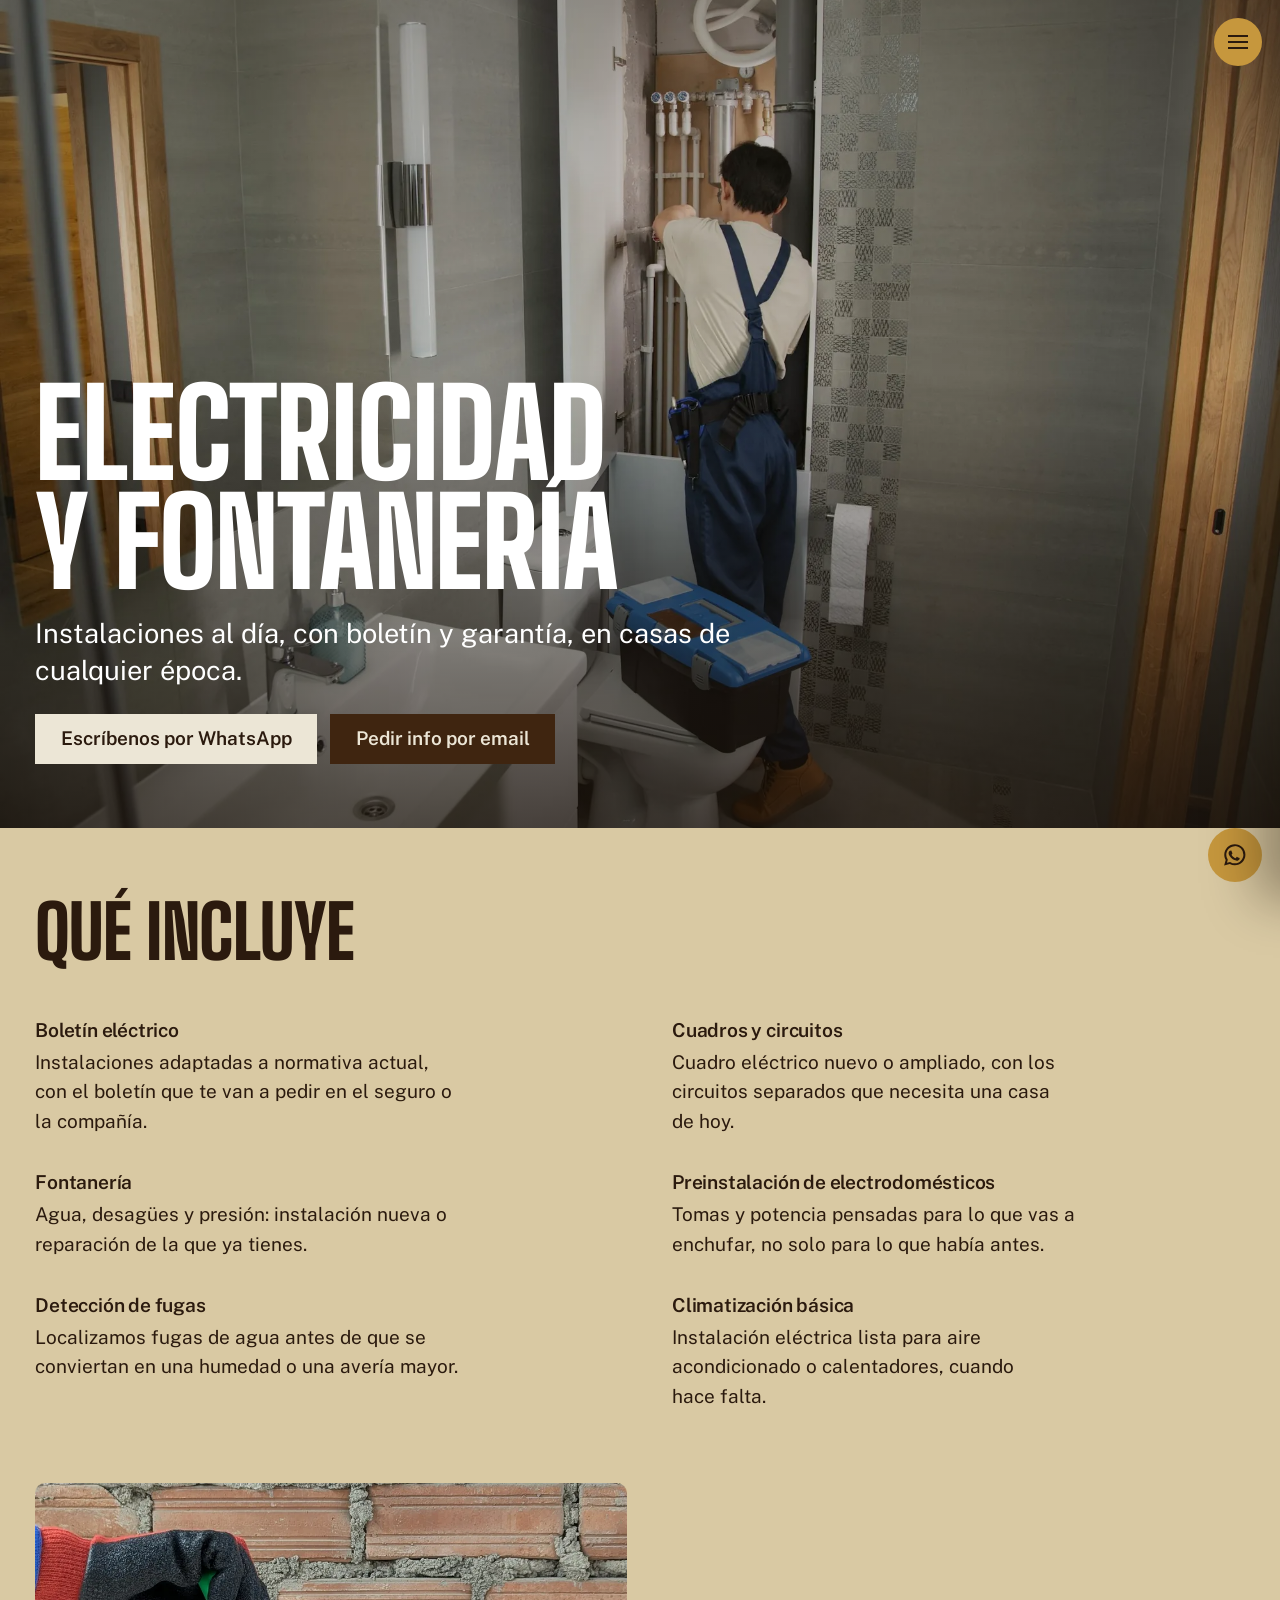
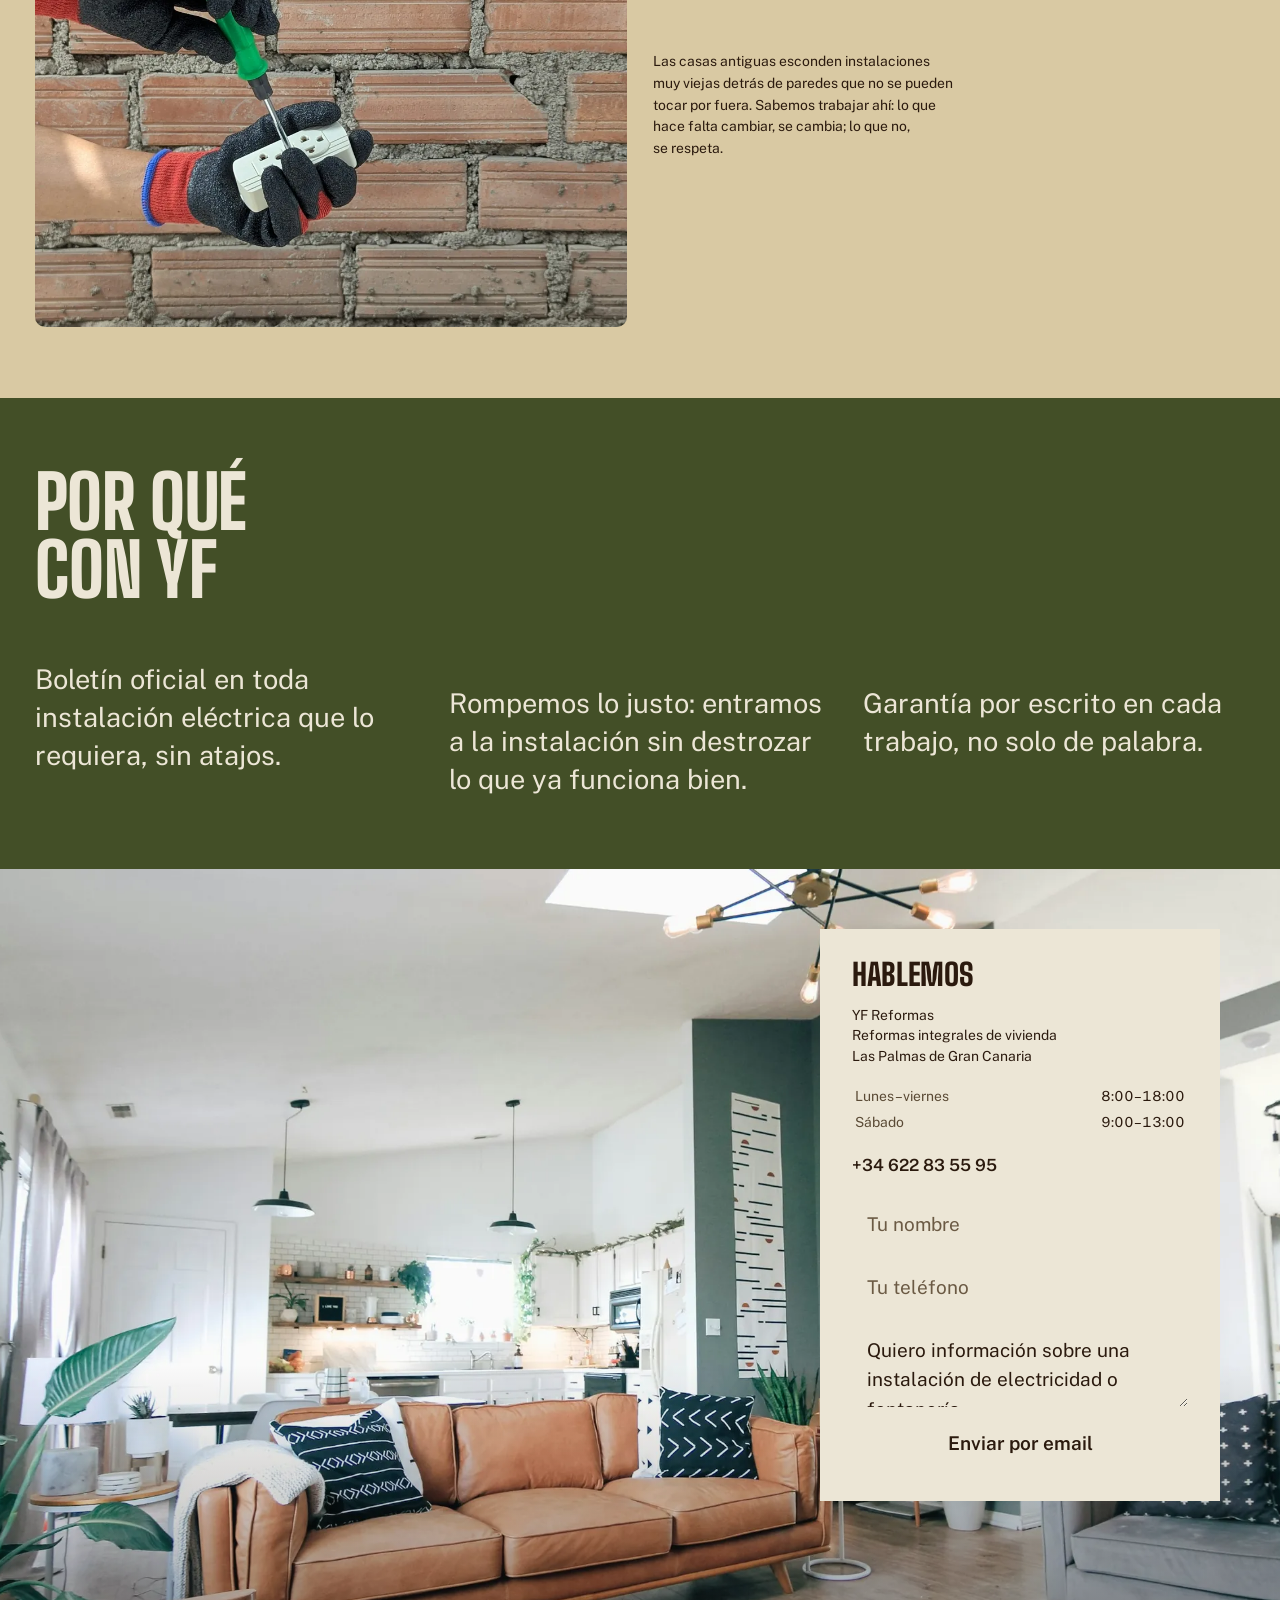
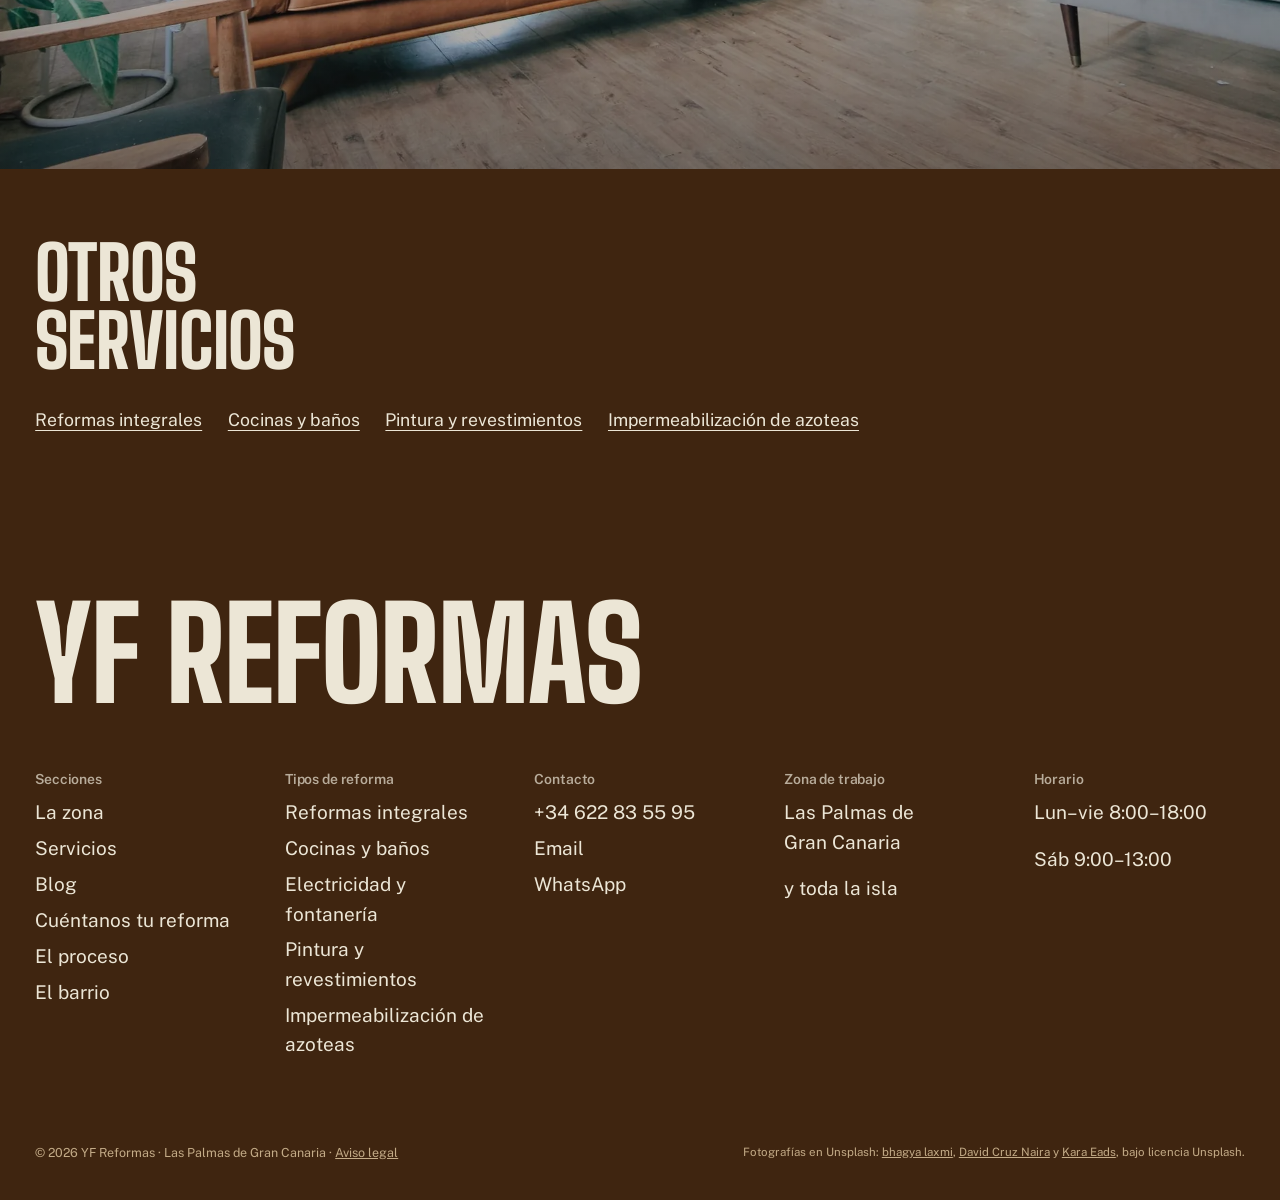
<file: electricidad-y-fontaneria.html>
<!doctype html>
<html lang="es">
<head>
<meta charset="UTF-8">
<meta name="viewport" content="width=device-width, initial-scale=1">
<title>Electricidad y fontanería en Las Palmas | YF Reformas</title>
<meta name="description" content="Instalaciones de electricidad y fontanería con boletín y garantía en Las Palmas de Gran Canaria, en casas de cualquier época. Pide información.">
<link rel="canonical" href="https://yf-reformas.com/electricidad-y-fontaneria.html">
<meta property="og:type" content="website">
<meta property="og:title" content="Electricidad y fontanería en Las Palmas | YF Reformas">
<meta property="og:description" content="Instalaciones de electricidad y fontanería con boletín y garantía en Las Palmas de Gran Canaria, en casas de cualquier época. Pide información.">
<meta property="og:url" content="https://yf-reformas.com/electricidad-y-fontaneria.html">
<meta property="og:image" content="https://yf-reformas.com/assets/u-plumber-bathroom.jpg">
<meta property="og:site_name" content="YF Reformas">
<meta property="og:locale" content="es_ES">
<meta name="twitter:card" content="summary_large_image">
<meta name="twitter:title" content="Electricidad y fontanería en Las Palmas | YF Reformas">
<meta name="twitter:description" content="Instalaciones de electricidad y fontanería con boletín y garantía en Las Palmas de Gran Canaria, en casas de cualquier época. Pide información.">
<meta name="twitter:image" content="https://yf-reformas.com/assets/u-plumber-bathroom.jpg">
<script type="application/ld+json">
{
  "@context": "https://schema.org",
  "@type": "HomeAndConstructionBusiness",
  "@id": "https://yf-reformas.com/#business",
  "name": "YF Reformas",
  "url": "https://yf-reformas.com/",
  "image": "https://yf-reformas.com/assets/u-plumber-bathroom.jpg",
  "telephone": "+34 622 83 55 95",
  "email": "yperdomo@gmx.es",
  "address": {
    "@type": "PostalAddress",
    "addressLocality": "Las Palmas de Gran Canaria",
    "addressRegion": "Las Palmas",
    "addressCountry": "ES"
  },
  "areaServed": {
    "@type": "City",
    "name": "Las Palmas de Gran Canaria"
  },
  "openingHoursSpecification": [
    {
      "@type": "OpeningHoursSpecification",
      "dayOfWeek": [
        "Monday",
        "Tuesday",
        "Wednesday",
        "Thursday",
        "Friday"
      ],
      "opens": "08:00",
      "closes": "18:00"
    },
    {
      "@type": "OpeningHoursSpecification",
      "dayOfWeek": [
        "Saturday"
      ],
      "opens": "09:00",
      "closes": "13:00"
    }
  ]
}
</script>
<link rel="preconnect" href="https://fonts.googleapis.com">
<link rel="preconnect" href="https://fonts.gstatic.com" crossorigin>
<link href="https://fonts.googleapis.com/css2?family=Big+Shoulders:wght@700;800&family=Public+Sans:ital,wght@0,400;0,600;1,400&display=swap" rel="stylesheet">
<link rel="stylesheet" href="css/style.css">
<script>document.documentElement.classList.add('js')</script>
</head>
<body>
<a class="skip-link" href="#contenido">Saltar al contenido</a>
<a class="mark" href="#top" aria-label="Volver arriba, YF Reformas">YF</a>

<header>
<button class="menu-toggle" id="menuToggle" aria-expanded="false" aria-controls="sideMenu" aria-label="Abrir menú">
  <span class="menu-toggle-bars" aria-hidden="true"><span></span><span></span><span></span></span>
</button>
<div class="menu-overlay" id="menuOverlay" hidden></div>
<nav class="side-menu" id="sideMenu" aria-label="Menú de secciones" hidden>
  <div class="side-menu-head">
    <span class="side-menu-brand">YF Reformas</span>
    <button class="menu-close" id="menuClose" aria-label="Cerrar menú">&times;</button>
  </div>
  <ul class="side-menu-list">
    <li><a href="index.html">Inicio</a></li>
    <li><a href="index.html#zona">La zona</a></li>
    <li><a href="blog/index.html">Blog</a></li>
  </ul>
  <p class="side-menu-group">Tipos de reforma</p>
  <ul class="side-menu-list side-menu-list--sub">
    <li><a href="reformas-integrales.html">Reformas integrales</a></li>
    <li><a href="cocinas-y-banos.html">Cocinas y baños</a></li>
    <li><a href="electricidad-y-fontaneria.html">Electricidad y fontanería</a></li>
    <li><a href="pintura-y-revestimientos.html">Pintura y revestimientos</a></li>
    <li><a href="impermeabilizacion-de-azoteas.html">Impermeabilización de azoteas</a></li>
  </ul>
  <ul class="side-menu-list">
    <li><a href="index.html#presupuesto">Cuéntanos tu reforma</a></li>
    <li><a href="index.html#proceso">El proceso</a></li>
    <li><a href="index.html#barrio">El barrio</a></li>
    <li><a href="#contacto">Contacto</a></li>
  </ul>
  <a class="button side-menu-cta" data-wa href="#" target="_blank" rel="noopener">Escríbenos por WhatsApp</a>
</nav>
</header>

<main id="contenido">

<!-- ============ HERO ============ -->
<section class="svc-hero" id="top">
  <picture><source srcset="assets/u-plumber-bathroom.webp" type="image/webp"><img alt="Fontanero reparando una instalación de agua en un baño" src="assets/u-plumber-bathroom.jpg" width="2000" height="1334"></picture>
  <div class="svc-hero-content">
    <h1>Electricidad y fontanería</h1>
    <p class="svc-hero-lead">Instalaciones al día, con boletín y garantía, en casas de cualquier época.</p>
    <div class="svc-hero-ctas">
      <a class="button" data-wa-msg="Hola, quiero información sobre una instalación de electricidad o fontanería.">Escríbenos por WhatsApp</a>
      <a class="button button--dark" href="#contacto">Pedir info por email</a>
    </div>
  </div>
</section>

<!-- ============ QUÉ INCLUYE ============ -->
<section class="svc-includes section" data-ink="#2b1a0e">
  <div class="wrap">
    <h2 data-reveal>Qué incluye</h2>
    <div class="svc-list">
      <div data-reveal>
        <h3>Boletín eléctrico</h3>
        <p>Instalaciones adaptadas a normativa actual, con el boletín que te van a pedir en el seguro o la compañía.</p>
      </div>
      <div data-reveal>
        <h3>Cuadros y circuitos</h3>
        <p>Cuadro eléctrico nuevo o ampliado, con los circuitos separados que necesita una casa de hoy.</p>
      </div>
      <div data-reveal>
        <h3>Fontanería</h3>
        <p>Agua, desagües y presión: instalación nueva o reparación de la que ya tienes.</p>
      </div>
      <div data-reveal>
        <h3>Preinstalación de electrodomésticos</h3>
        <p>Tomas y potencia pensadas para lo que vas a enchufar, no solo para lo que había antes.</p>
      </div>
      <div data-reveal>
        <h3>Detección de fugas</h3>
        <p>Localizamos fugas de agua antes de que se conviertan en una humedad o una avería mayor.</p>
      </div>
      <div data-reveal>
        <h3>Climatización básica</h3>
        <p>Instalación eléctrica lista para aire acondicionado o calentadores, cuando hace falta.</p>
      </div>
    </div>

    <div class="svc-aside">
      <picture><source srcset="assets/u-electrical-outlet.webp" type="image/webp"><img class="shutter" alt="Persona con guantes de trabajo manipulando un enchufe con un destornillador" loading="lazy" src="assets/u-electrical-outlet.jpg" width="1400" height="787"></picture>
      <p>Las casas antiguas esconden instalaciones muy viejas detrás de paredes que no se pueden tocar por fuera. Sabemos trabajar ahí: lo que hace falta cambiar, se cambia; lo que no, se respeta.</p>
    </div>
  </div>
</section>

<!-- ============ POR QUÉ CON YF ============ -->
<section class="svc-why section" data-ink="#ece6d6">
  <div class="wrap">
    <h2 data-reveal>Por qué con YF</h2>
    <div class="svc-why-list">
      <p data-reveal>Boletín oficial en toda instalación eléctrica que lo requiera, sin atajos.</p>
      <p data-reveal>Rompemos lo justo: entramos a la instalación sin destrozar lo que ya funciona bien.</p>
      <p data-reveal>Garantía por escrito en cada trabajo, no solo de palabra.</p>
    </div>
  </div>
</section>

<!-- ============ CONTACT ============ -->
<section class="contact" id="contacto" data-ink="#ece6d6" aria-label="Contacto">
  <div class="contact-photo">
    <picture><source srcset="assets/u-living-room-finished.webp" type="image/webp"><img class="cover" alt="Salón de una vivienda ya reformada, con sofá y luz natural" loading="lazy" src="assets/u-living-room-finished.jpg" width="2000" height="1334"></picture>
  </div>
  <div class="contact-card">
    <h2>Hablemos</h2>
    <p class="addr">YF Reformas<br>Reformas integrales de vivienda<br>Las Palmas de Gran Canaria</p>
    <table class="contact-hours">
      <tr><td>Lunes–viernes</td><td>8:00–18:00</td></tr>
      <tr><td>Sábado</td><td>9:00–13:00</td></tr>
    </table>
    <a class="tel" data-tel href="#">+34 000 00 00 00</a>
    <form class="contact-form" id="contactForm">
      <input class="field" type="text" name="nombre" placeholder="Tu nombre" required>
      <input class="field" type="tel" name="telefono" placeholder="Tu teléfono" required>
      <textarea class="field" name="mensaje" placeholder="Cuéntanos qué quieres reformar">Quiero información sobre una instalación de electricidad o fontanería.</textarea>
      <button class="button" type="submit">Enviar por email</button>
    </form>
  </div>
</section>

<!-- ============ OTROS SERVICIOS ============ -->
<section class="svc-other section">
  <div class="wrap">
    <h2 data-reveal>Otros servicios</h2>
    <div class="svc-other-list" data-reveal>
      <a class="link" href="reformas-integrales.html">Reformas integrales</a>
      <a class="link" href="cocinas-y-banos.html">Cocinas y baños</a>
      <a class="link" href="pintura-y-revestimientos.html">Pintura y revestimientos</a>
      <a class="link" href="impermeabilizacion-de-azoteas.html">Impermeabilización de azoteas</a>
    </div>
  </div>
</section>

</main>

<!-- ============ FOOTER ============ -->
<footer class="site-footer" data-ink="#ece6d6">
  <div class="wrap">
    <h2 class="footer-name">YF Reformas</h2>
    <div class="footer-grid">
      <div class="footer-col">
        <h3>Secciones</h3>
        <a class="link-plain" href="index.html#zona">La zona</a>
        <a class="link-plain" href="index.html#servicios">Servicios</a>
        <a class="link-plain" href="blog/index.html">Blog</a>
        <a class="link-plain" href="index.html#presupuesto">Cuéntanos tu reforma</a>
        <a class="link-plain" href="index.html#proceso">El proceso</a>
        <a class="link-plain" href="index.html#barrio">El barrio</a>
      </div>
      <div class="footer-col">
        <h3>Tipos de reforma</h3>
        <a class="link-plain" href="reformas-integrales.html">Reformas integrales</a>
        <a class="link-plain" href="cocinas-y-banos.html">Cocinas y baños</a>
        <a class="link-plain" href="electricidad-y-fontaneria.html">Electricidad y fontanería</a>
        <a class="link-plain" href="pintura-y-revestimientos.html">Pintura y revestimientos</a>
        <a class="link-plain" href="impermeabilizacion-de-azoteas.html">Impermeabilización de azoteas</a>
      </div>
      <div class="footer-col">
        <h3>Contacto</h3>
        <a class="link-plain" data-tel href="#">+34 000 00 00 00</a>
        <a class="link-plain" data-mail-plain href="#">Email</a>
        <a class="link-plain" data-wa href="#">WhatsApp</a>
      </div>
      <div class="footer-col">
        <h3>Zona de trabajo</h3>
        <p>Las Palmas de Gran Canaria</p>
        <p>y toda la isla</p>
      </div>
      <div class="footer-col">
        <h3>Horario</h3>
        <p>Lun–vie 8:00–18:00</p>
        <p>Sáb 9:00–13:00</p>
      </div>
    </div>
    <div class="footer-bottom">
      <span class="legal">© 2026 YF Reformas · Las Palmas de Gran Canaria · <a class="link-plain" href="aviso-legal.html">Aviso legal</a></span>
      <p class="credits">Fotografías en Unsplash: <a href="https://unsplash.com/photos/a-plumber-repairs-plumbing-in-a-bathroom-jaP5ClBdIyU">bhagya laxmi</a>, <a href="https://unsplash.com/photos/person-using-screwdriver-on-electrical-outlet-Gcy-oxihUPQ">David Cruz Naira</a> y <a href="https://unsplash.com/photos/living-room-L7EwHkq1B2s">Kara Eads</a>, bajo licencia Unsplash.</p>
    </div>
  </div>
</footer>

<a class="whatsapp-fab" data-wa href="#" target="_blank" rel="noopener" aria-label="Escríbenos por WhatsApp">
  <svg viewBox="0 0 24 24" fill="currentColor" aria-hidden="true"><path d="M12.04 2c-5.46 0-9.9 4.44-9.9 9.9 0 1.75.46 3.45 1.32 4.95L2 22l5.25-1.38a9.9 9.9 0 0 0 4.79 1.22h.01c5.46 0 9.9-4.44 9.9-9.9 0-2.64-1.03-5.12-2.9-6.98A9.82 9.82 0 0 0 12.04 2m0 1.8c2.14 0 4.15.84 5.67 2.35a7.96 7.96 0 0 1 2.34 5.75c0 4.47-3.64 8.1-8.02 8.1a8 8 0 0 1-4.08-1.11l-.29-.17-3.02.8.8-2.95-.19-.3a7.95 7.95 0 0 1-1.23-4.27c0-4.47 3.65-8.1 8.02-8.1m-4.3 4.2c-.17 0-.44.06-.67.31-.23.25-.87.85-.87 2.08s.9 2.41 1.02 2.58c.12.17 1.76 2.78 4.37 3.78 2.16.84 2.6.67 3.07.63.46-.04 1.5-.61 1.71-1.2.21-.6.21-1.1.15-1.21-.06-.1-.23-.17-.48-.29-.25-.13-1.5-.74-1.73-.82-.23-.09-.4-.13-.57.13-.17.25-.65.82-.8 1-.15.17-.29.19-.54.06-.25-.13-1.05-.39-2-1.23-.74-.66-1.24-1.47-1.39-1.72-.14-.25-.02-.38.11-.51.11-.11.25-.29.37-.44.12-.15.16-.25.24-.42.08-.17.04-.31-.02-.44-.06-.13-.57-1.4-.78-1.91-.2-.5-.42-.43-.57-.43" /></svg>
</a>

<script src="js/main.js" defer></script>
</body>
</html>
</file>
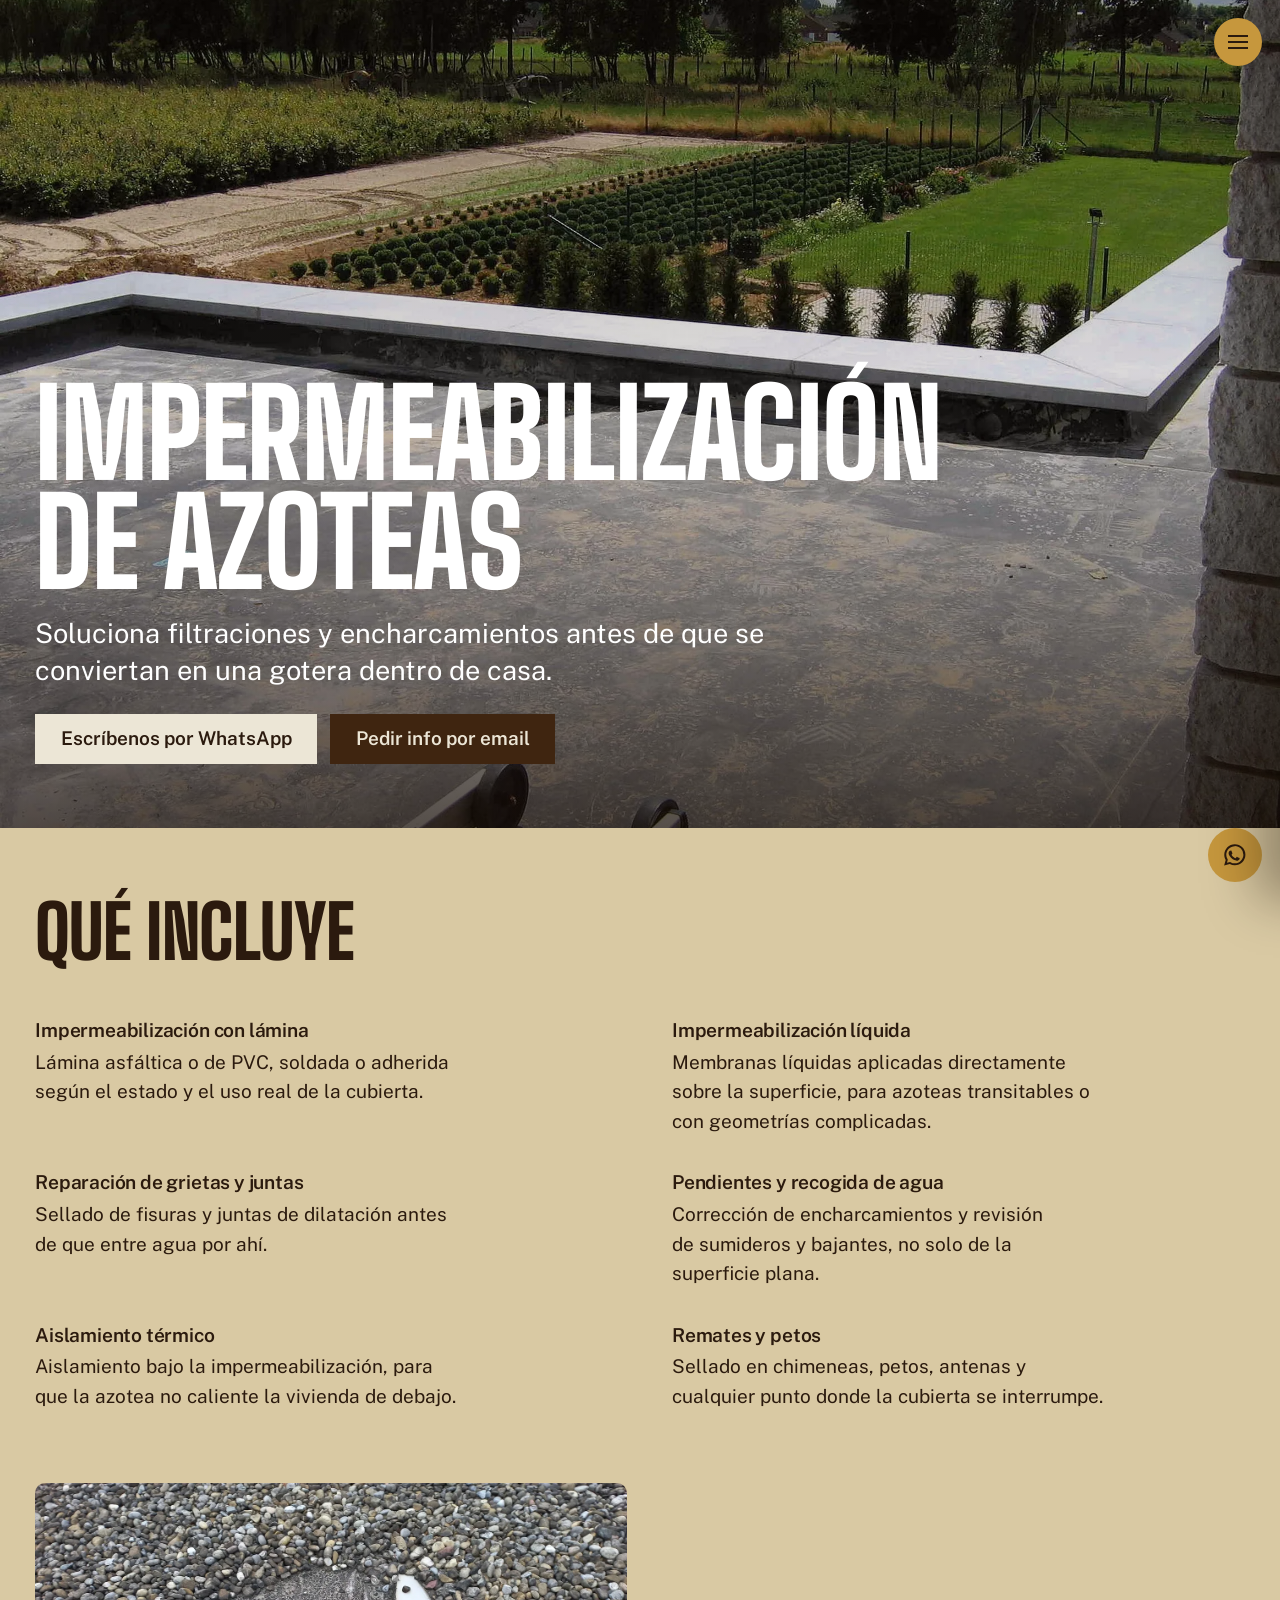
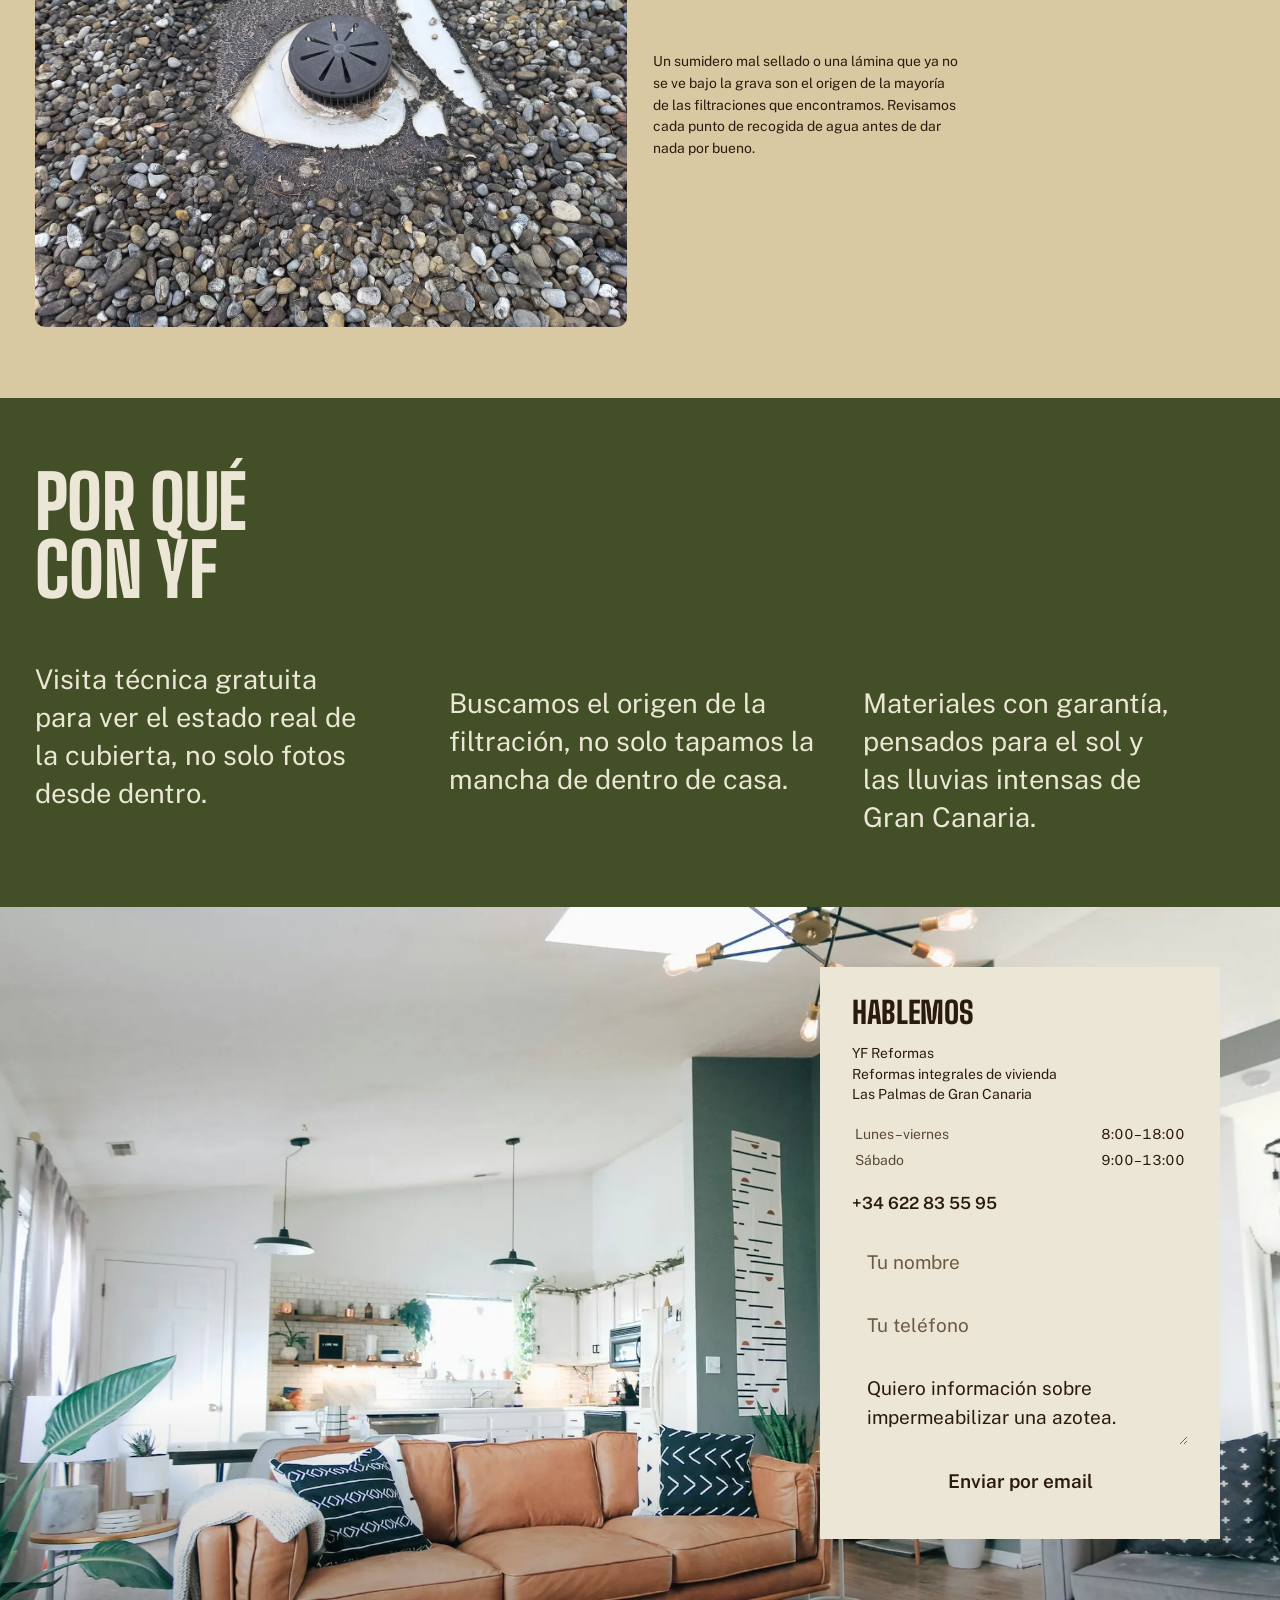
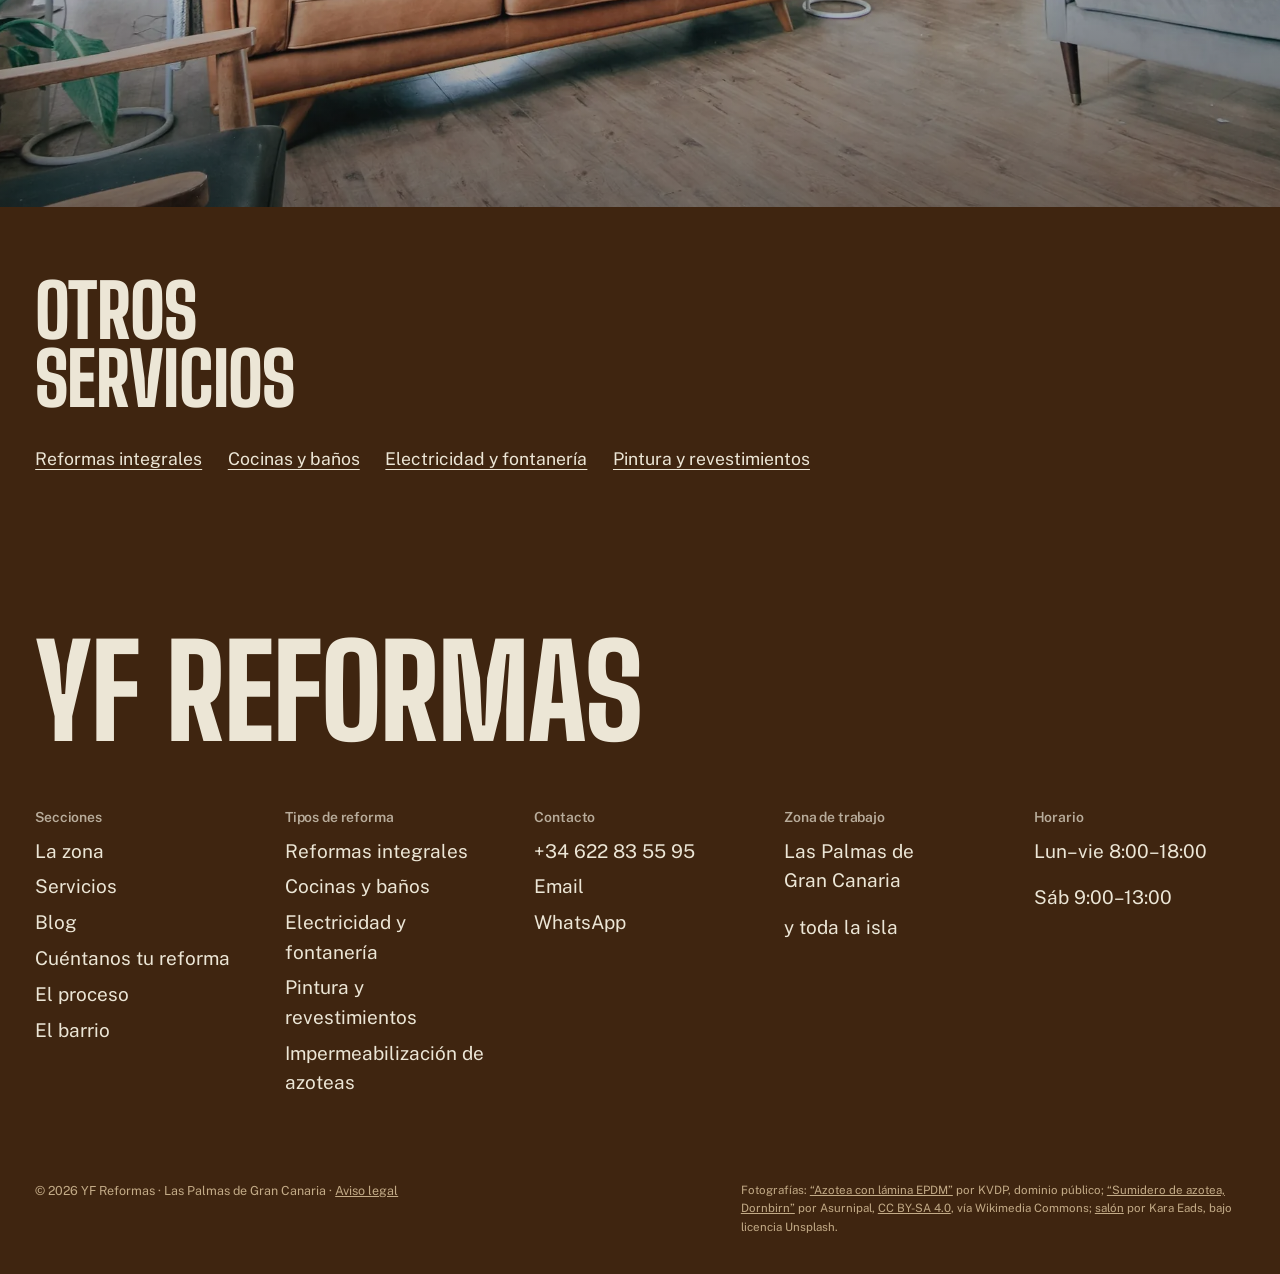
<file: impermeabilizacion-de-azoteas.html>
<!doctype html>
<html lang="es">
<head>
<meta charset="UTF-8">
<meta name="viewport" content="width=device-width, initial-scale=1">
<title>Impermeabilización de azoteas en Las Palmas | YF</title>
<meta name="description" content="Impermeabilización de azoteas en Las Palmas de Gran Canaria: láminas, reparación de grietas y solución de encharcamientos. Pide tu visita gratis.">
<link rel="canonical" href="https://yf-reformas.com/impermeabilizacion-de-azoteas.html">
<meta property="og:type" content="website">
<meta property="og:title" content="Impermeabilización de azoteas en Las Palmas | YF">
<meta property="og:description" content="Impermeabilización de azoteas en Las Palmas de Gran Canaria: láminas, reparación de grietas y solución de encharcamientos. Pide tu visita gratis.">
<meta property="og:url" content="https://yf-reformas.com/impermeabilizacion-de-azoteas.html">
<meta property="og:image" content="https://yf-reformas.com/assets/u-epdm-roof-membrane.jpg">
<meta property="og:site_name" content="YF Reformas">
<meta property="og:locale" content="es_ES">
<meta name="twitter:card" content="summary_large_image">
<meta name="twitter:title" content="Impermeabilización de azoteas en Las Palmas | YF">
<meta name="twitter:description" content="Impermeabilización de azoteas en Las Palmas de Gran Canaria: láminas, reparación de grietas y solución de encharcamientos. Pide tu visita gratis.">
<meta name="twitter:image" content="https://yf-reformas.com/assets/u-epdm-roof-membrane.jpg">
<script type="application/ld+json">
{
  "@context": "https://schema.org",
  "@type": "HomeAndConstructionBusiness",
  "@id": "https://yf-reformas.com/#business",
  "name": "YF Reformas",
  "url": "https://yf-reformas.com/",
  "image": "https://yf-reformas.com/assets/u-epdm-roof-membrane.jpg",
  "telephone": "+34 622 83 55 95",
  "email": "yperdomo@gmx.es",
  "address": {
    "@type": "PostalAddress",
    "addressLocality": "Las Palmas de Gran Canaria",
    "addressRegion": "Las Palmas",
    "addressCountry": "ES"
  },
  "areaServed": {
    "@type": "City",
    "name": "Las Palmas de Gran Canaria"
  },
  "openingHoursSpecification": [
    {
      "@type": "OpeningHoursSpecification",
      "dayOfWeek": [
        "Monday",
        "Tuesday",
        "Wednesday",
        "Thursday",
        "Friday"
      ],
      "opens": "08:00",
      "closes": "18:00"
    },
    {
      "@type": "OpeningHoursSpecification",
      "dayOfWeek": [
        "Saturday"
      ],
      "opens": "09:00",
      "closes": "13:00"
    }
  ]
}
</script>
<link rel="preconnect" href="https://fonts.googleapis.com">
<link rel="preconnect" href="https://fonts.gstatic.com" crossorigin>
<link href="https://fonts.googleapis.com/css2?family=Big+Shoulders:wght@700;800&family=Public+Sans:ital,wght@0,400;0,600;1,400&display=swap" rel="stylesheet">
<link rel="stylesheet" href="css/style.css">
<script>document.documentElement.classList.add('js')</script>
</head>
<body>
<a class="skip-link" href="#contenido">Saltar al contenido</a>
<a class="mark" href="#top" aria-label="Volver arriba, YF Reformas">YF</a>

<header>
<button class="menu-toggle" id="menuToggle" aria-expanded="false" aria-controls="sideMenu" aria-label="Abrir menú">
  <span class="menu-toggle-bars" aria-hidden="true"><span></span><span></span><span></span></span>
</button>
<div class="menu-overlay" id="menuOverlay" hidden></div>
<nav class="side-menu" id="sideMenu" aria-label="Menú de secciones" hidden>
  <div class="side-menu-head">
    <span class="side-menu-brand">YF Reformas</span>
    <button class="menu-close" id="menuClose" aria-label="Cerrar menú">&times;</button>
  </div>
  <ul class="side-menu-list">
    <li><a href="index.html">Inicio</a></li>
    <li><a href="index.html#zona">La zona</a></li>
    <li><a href="blog/index.html">Blog</a></li>
  </ul>
  <p class="side-menu-group">Tipos de reforma</p>
  <ul class="side-menu-list side-menu-list--sub">
    <li><a href="reformas-integrales.html">Reformas integrales</a></li>
    <li><a href="cocinas-y-banos.html">Cocinas y baños</a></li>
    <li><a href="electricidad-y-fontaneria.html">Electricidad y fontanería</a></li>
    <li><a href="pintura-y-revestimientos.html">Pintura y revestimientos</a></li>
    <li><a href="impermeabilizacion-de-azoteas.html">Impermeabilización de azoteas</a></li>
  </ul>
  <ul class="side-menu-list">
    <li><a href="index.html#presupuesto">Cuéntanos tu reforma</a></li>
    <li><a href="index.html#proceso">El proceso</a></li>
    <li><a href="index.html#barrio">El barrio</a></li>
    <li><a href="#contacto">Contacto</a></li>
  </ul>
  <a class="button side-menu-cta" data-wa href="#" target="_blank" rel="noopener">Escríbenos por WhatsApp</a>
</nav>
</header>

<main id="contenido">

<!-- ============ HERO ============ -->
<section class="svc-hero" id="top">
  <picture><source srcset="assets/u-epdm-roof-membrane.webp" type="image/webp"><img alt="Azotea cubierta con una lámina impermeabilizante de EPDM, con peto de piedra y una escalera apoyada" src="assets/u-epdm-roof-membrane.jpg" width="1920" height="1598"></picture>
  <div class="svc-hero-content">
    <h1>Impermeabilización de azoteas</h1>
    <p class="svc-hero-lead">Soluciona filtraciones y encharcamientos antes de que se conviertan en una gotera dentro de casa.</p>
    <div class="svc-hero-ctas">
      <a class="button" data-wa-msg="Hola, quiero información sobre impermeabilizar una azotea.">Escríbenos por WhatsApp</a>
      <a class="button button--dark" href="#contacto">Pedir info por email</a>
    </div>
  </div>
</section>

<!-- ============ QUÉ INCLUYE ============ -->
<section class="svc-includes section" data-ink="#2b1a0e">
  <div class="wrap">
    <h2 data-reveal>Qué incluye</h2>
    <div class="svc-list">
      <div data-reveal>
        <h3>Impermeabilización con lámina</h3>
        <p>Lámina asfáltica o de PVC, soldada o adherida según el estado y el uso real de la cubierta.</p>
      </div>
      <div data-reveal>
        <h3>Impermeabilización líquida</h3>
        <p>Membranas líquidas aplicadas directamente sobre la superficie, para azoteas transitables o con geometrías complicadas.</p>
      </div>
      <div data-reveal>
        <h3>Reparación de grietas y juntas</h3>
        <p>Sellado de fisuras y juntas de dilatación antes de que entre agua por ahí.</p>
      </div>
      <div data-reveal>
        <h3>Pendientes y recogida de agua</h3>
        <p>Corrección de encharcamientos y revisión de sumideros y bajantes, no solo de la superficie plana.</p>
      </div>
      <div data-reveal>
        <h3>Aislamiento térmico</h3>
        <p>Aislamiento bajo la impermeabilización, para que la azotea no caliente la vivienda de debajo.</p>
      </div>
      <div data-reveal>
        <h3>Remates y petos</h3>
        <p>Sellado en chimeneas, petos, antenas y cualquier punto donde la cubierta se interrumpe.</p>
      </div>
    </div>

    <div class="svc-aside">
      <picture><source srcset="assets/u-roof-drain-detail.webp" type="image/webp"><img class="shutter" alt="Sumidero de una azotea rodeado de grava, con el canto de la lámina impermeabilizante levantado" loading="lazy" src="assets/u-roof-drain-detail.jpg" width="1400" height="1050"></picture>
      <p>Un sumidero mal sellado o una lámina que ya no se ve bajo la grava son el origen de la mayoría de las filtraciones que encontramos. Revisamos cada punto de recogida de agua antes de dar nada por bueno.</p>
    </div>
  </div>
</section>

<!-- ============ POR QUÉ CON YF ============ -->
<section class="svc-why section" data-ink="#ece6d6">
  <div class="wrap">
    <h2 data-reveal>Por qué con YF</h2>
    <div class="svc-why-list">
      <p data-reveal>Visita técnica gratuita para ver el estado real de la cubierta, no solo fotos desde dentro.</p>
      <p data-reveal>Buscamos el origen de la filtración, no solo tapamos la mancha de dentro de casa.</p>
      <p data-reveal>Materiales con garantía, pensados para el sol y las lluvias intensas de Gran Canaria.</p>
    </div>
  </div>
</section>

<!-- ============ CONTACT ============ -->
<section class="contact" id="contacto" data-ink="#ece6d6" aria-label="Contacto">
  <div class="contact-photo">
    <picture><source srcset="assets/u-living-room-finished.webp" type="image/webp"><img class="cover" alt="Salón de una vivienda ya reformada, con sofá y luz natural" loading="lazy" src="assets/u-living-room-finished.jpg" width="2000" height="1334"></picture>
  </div>
  <div class="contact-card">
    <h2>Hablemos</h2>
    <p class="addr">YF Reformas<br>Reformas integrales de vivienda<br>Las Palmas de Gran Canaria</p>
    <table class="contact-hours">
      <tr><td>Lunes–viernes</td><td>8:00–18:00</td></tr>
      <tr><td>Sábado</td><td>9:00–13:00</td></tr>
    </table>
    <a class="tel" data-tel href="#">+34 000 00 00 00</a>
    <form class="contact-form" id="contactForm">
      <input class="field" type="text" name="nombre" placeholder="Tu nombre" required>
      <input class="field" type="tel" name="telefono" placeholder="Tu teléfono" required>
      <textarea class="field" name="mensaje" placeholder="Cuéntanos qué quieres reformar">Quiero información sobre impermeabilizar una azotea.</textarea>
      <button class="button" type="submit">Enviar por email</button>
    </form>
  </div>
</section>

<!-- ============ OTROS SERVICIOS ============ -->
<section class="svc-other section">
  <div class="wrap">
    <h2 data-reveal>Otros servicios</h2>
    <div class="svc-other-list" data-reveal>
      <a class="link" href="reformas-integrales.html">Reformas integrales</a>
      <a class="link" href="cocinas-y-banos.html">Cocinas y baños</a>
      <a class="link" href="electricidad-y-fontaneria.html">Electricidad y fontanería</a>
      <a class="link" href="pintura-y-revestimientos.html">Pintura y revestimientos</a>
    </div>
  </div>
</section>

</main>

<!-- ============ FOOTER ============ -->
<footer class="site-footer" data-ink="#ece6d6">
  <div class="wrap">
    <h2 class="footer-name">YF Reformas</h2>
    <div class="footer-grid">
      <div class="footer-col">
        <h3>Secciones</h3>
        <a class="link-plain" href="index.html#zona">La zona</a>
        <a class="link-plain" href="index.html#servicios">Servicios</a>
        <a class="link-plain" href="blog/index.html">Blog</a>
        <a class="link-plain" href="index.html#presupuesto">Cuéntanos tu reforma</a>
        <a class="link-plain" href="index.html#proceso">El proceso</a>
        <a class="link-plain" href="index.html#barrio">El barrio</a>
      </div>
      <div class="footer-col">
        <h3>Tipos de reforma</h3>
        <a class="link-plain" href="reformas-integrales.html">Reformas integrales</a>
        <a class="link-plain" href="cocinas-y-banos.html">Cocinas y baños</a>
        <a class="link-plain" href="electricidad-y-fontaneria.html">Electricidad y fontanería</a>
        <a class="link-plain" href="pintura-y-revestimientos.html">Pintura y revestimientos</a>
        <a class="link-plain" href="impermeabilizacion-de-azoteas.html">Impermeabilización de azoteas</a>
      </div>
      <div class="footer-col">
        <h3>Contacto</h3>
        <a class="link-plain" data-tel href="#">+34 000 00 00 00</a>
        <a class="link-plain" data-mail-plain href="#">Email</a>
        <a class="link-plain" data-wa href="#">WhatsApp</a>
      </div>
      <div class="footer-col">
        <h3>Zona de trabajo</h3>
        <p>Las Palmas de Gran Canaria</p>
        <p>y toda la isla</p>
      </div>
      <div class="footer-col">
        <h3>Horario</h3>
        <p>Lun–vie 8:00–18:00</p>
        <p>Sáb 9:00–13:00</p>
      </div>
    </div>
    <div class="footer-bottom">
      <span class="legal">© 2026 YF Reformas · Las Palmas de Gran Canaria · <a class="link-plain" href="aviso-legal.html">Aviso legal</a></span>
      <p class="credits">Fotografías: <a href="https://commons.wikimedia.org/wiki/File:FinishedEPDMcoveredRoof.jpg">“Azotea con lámina EPDM”</a> por KVDP, dominio público; <a href="https://commons.wikimedia.org/wiki/File:Dornbirn-Flat_roof_rainwater_outlet_(flat_roof_drain)-01ASD.jpg">“Sumidero de azotea, Dornbirn”</a> por Asurnipal, <a href="https://creativecommons.org/licenses/by-sa/4.0">CC BY-SA 4.0</a>, vía Wikimedia Commons; <a href="https://unsplash.com/photos/living-room-L7EwHkq1B2s">salón</a> por Kara Eads, bajo licencia Unsplash.</p>
    </div>
  </div>
</footer>

<a class="whatsapp-fab" data-wa href="#" target="_blank" rel="noopener" aria-label="Escríbenos por WhatsApp">
  <svg viewBox="0 0 24 24" fill="currentColor" aria-hidden="true"><path d="M12.04 2c-5.46 0-9.9 4.44-9.9 9.9 0 1.75.46 3.45 1.32 4.95L2 22l5.25-1.38a9.9 9.9 0 0 0 4.79 1.22h.01c5.46 0 9.9-4.44 9.9-9.9 0-2.64-1.03-5.12-2.9-6.98A9.82 9.82 0 0 0 12.04 2m0 1.8c2.14 0 4.15.84 5.67 2.35a7.96 7.96 0 0 1 2.34 5.75c0 4.47-3.64 8.1-8.02 8.1a8 8 0 0 1-4.08-1.11l-.29-.17-3.02.8.8-2.95-.19-.3a7.95 7.95 0 0 1-1.23-4.27c0-4.47 3.65-8.1 8.02-8.1m-4.3 4.2c-.17 0-.44.06-.67.31-.23.25-.87.85-.87 2.08s.9 2.41 1.02 2.58c.12.17 1.76 2.78 4.37 3.78 2.16.84 2.6.67 3.07.63.46-.04 1.5-.61 1.71-1.2.21-.6.21-1.1.15-1.21-.06-.1-.23-.17-.48-.29-.25-.13-1.5-.74-1.73-.82-.23-.09-.4-.13-.57.13-.17.25-.65.82-.8 1-.15.17-.29.19-.54.06-.25-.13-1.05-.39-2-1.23-.74-.66-1.24-1.47-1.39-1.72-.14-.25-.02-.38.11-.51.11-.11.25-.29.37-.44.12-.15.16-.25.24-.42.08-.17.04-.31-.02-.44-.06-.13-.57-1.4-.78-1.91-.2-.5-.42-.43-.57-.43" /></svg>
</a>

<script src="js/main.js" defer></script>
</body>
</html>
</file>
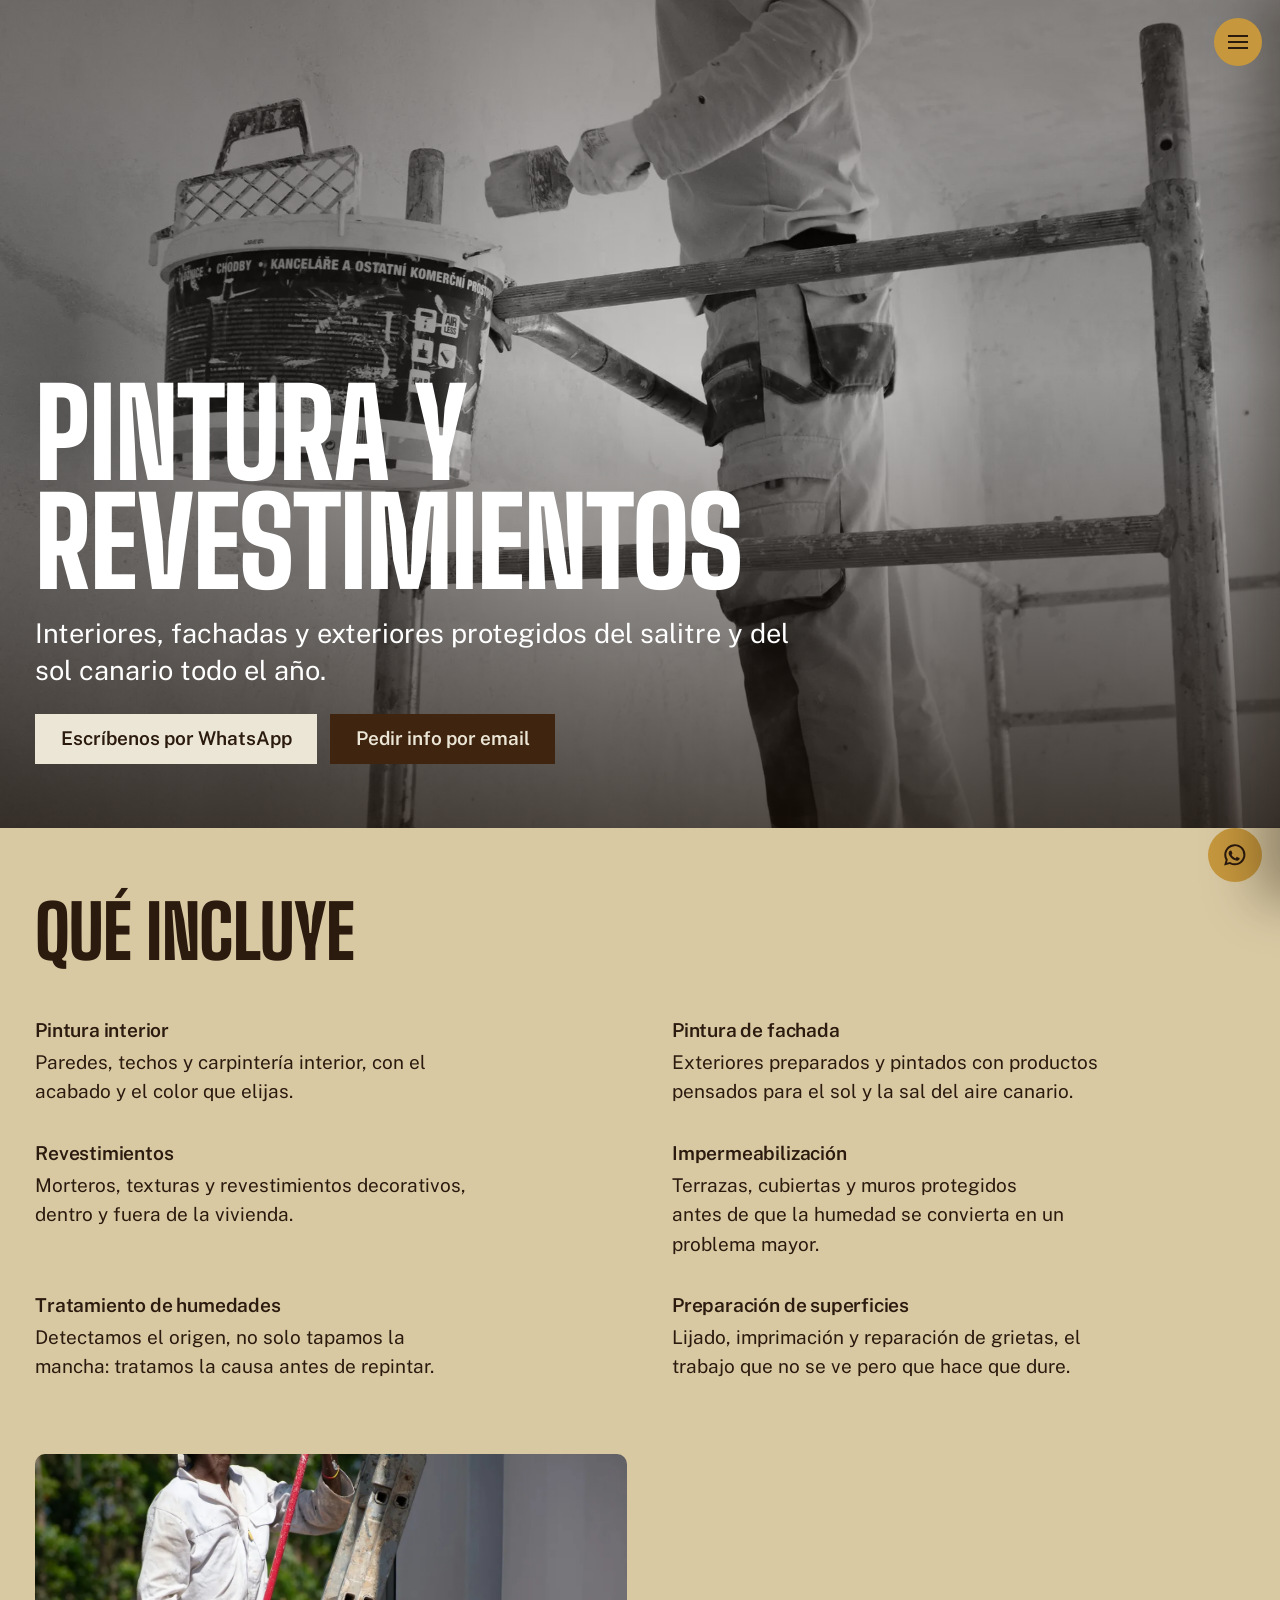
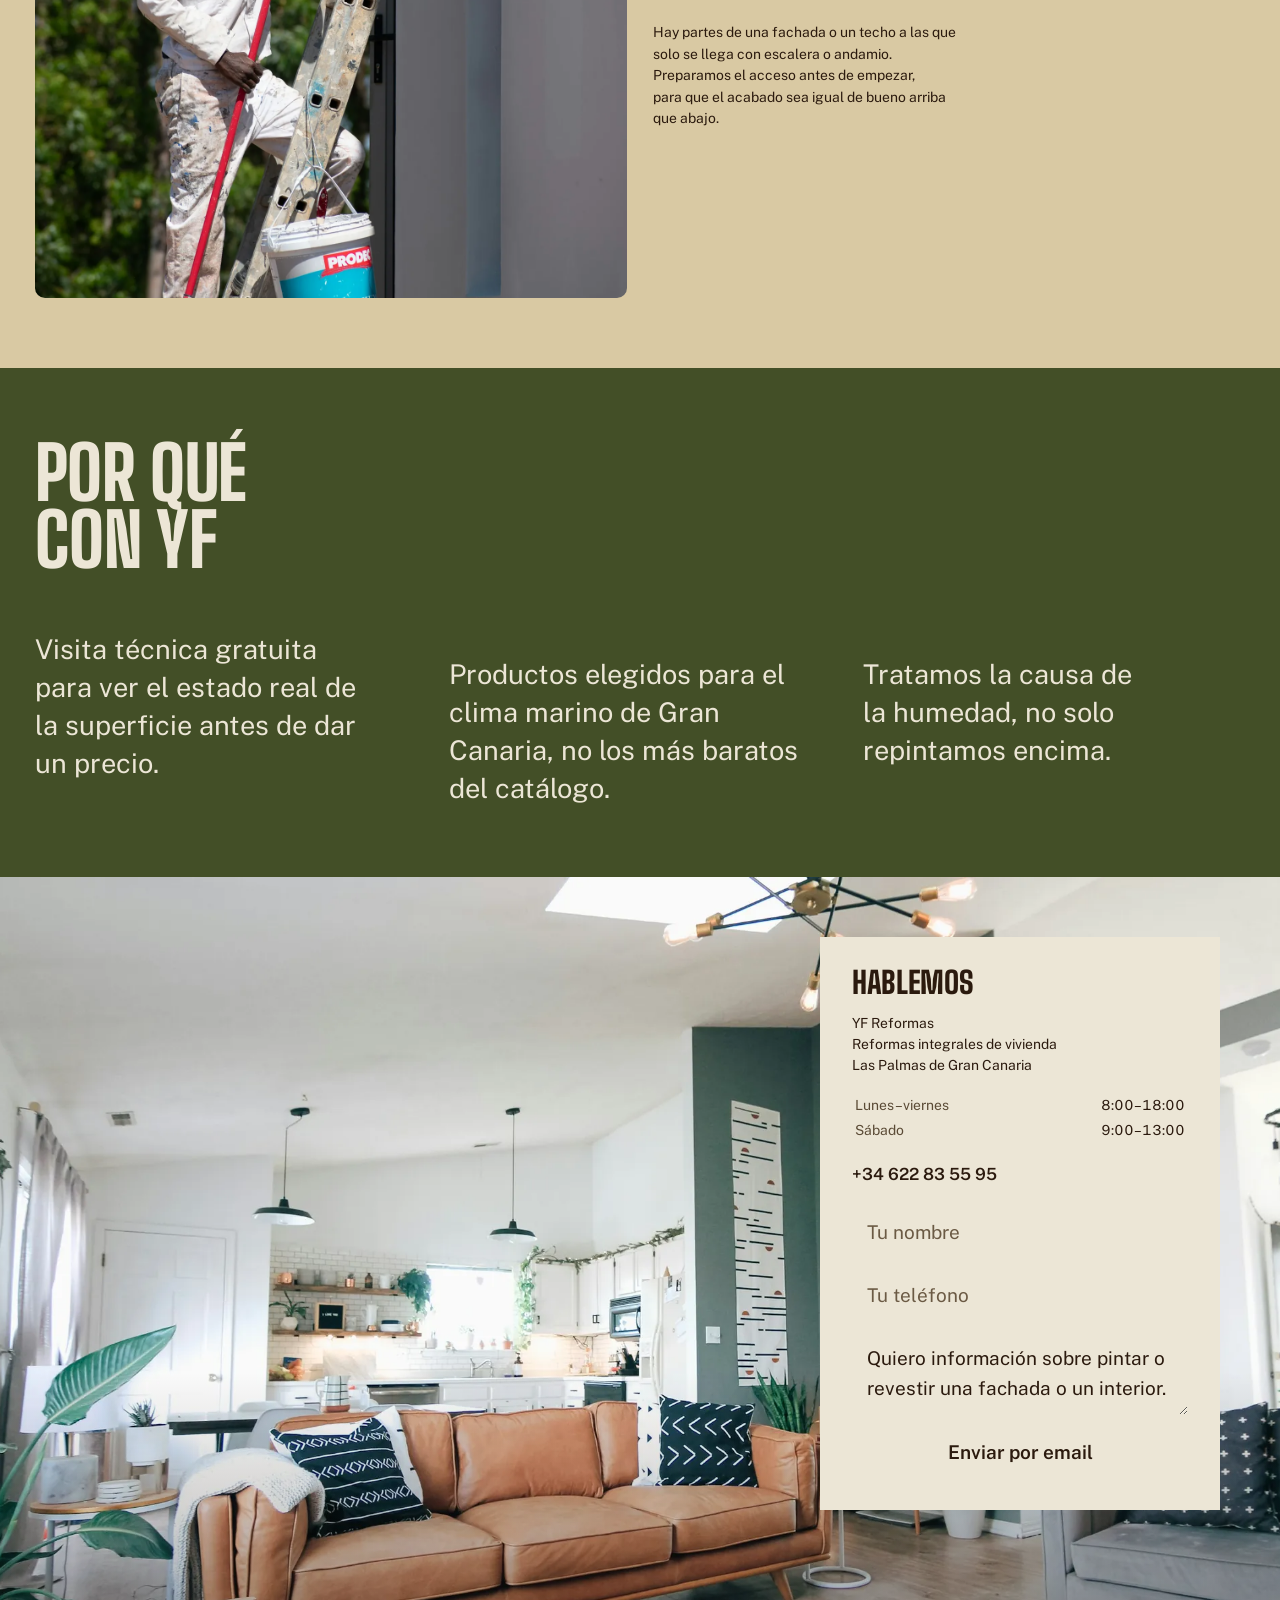
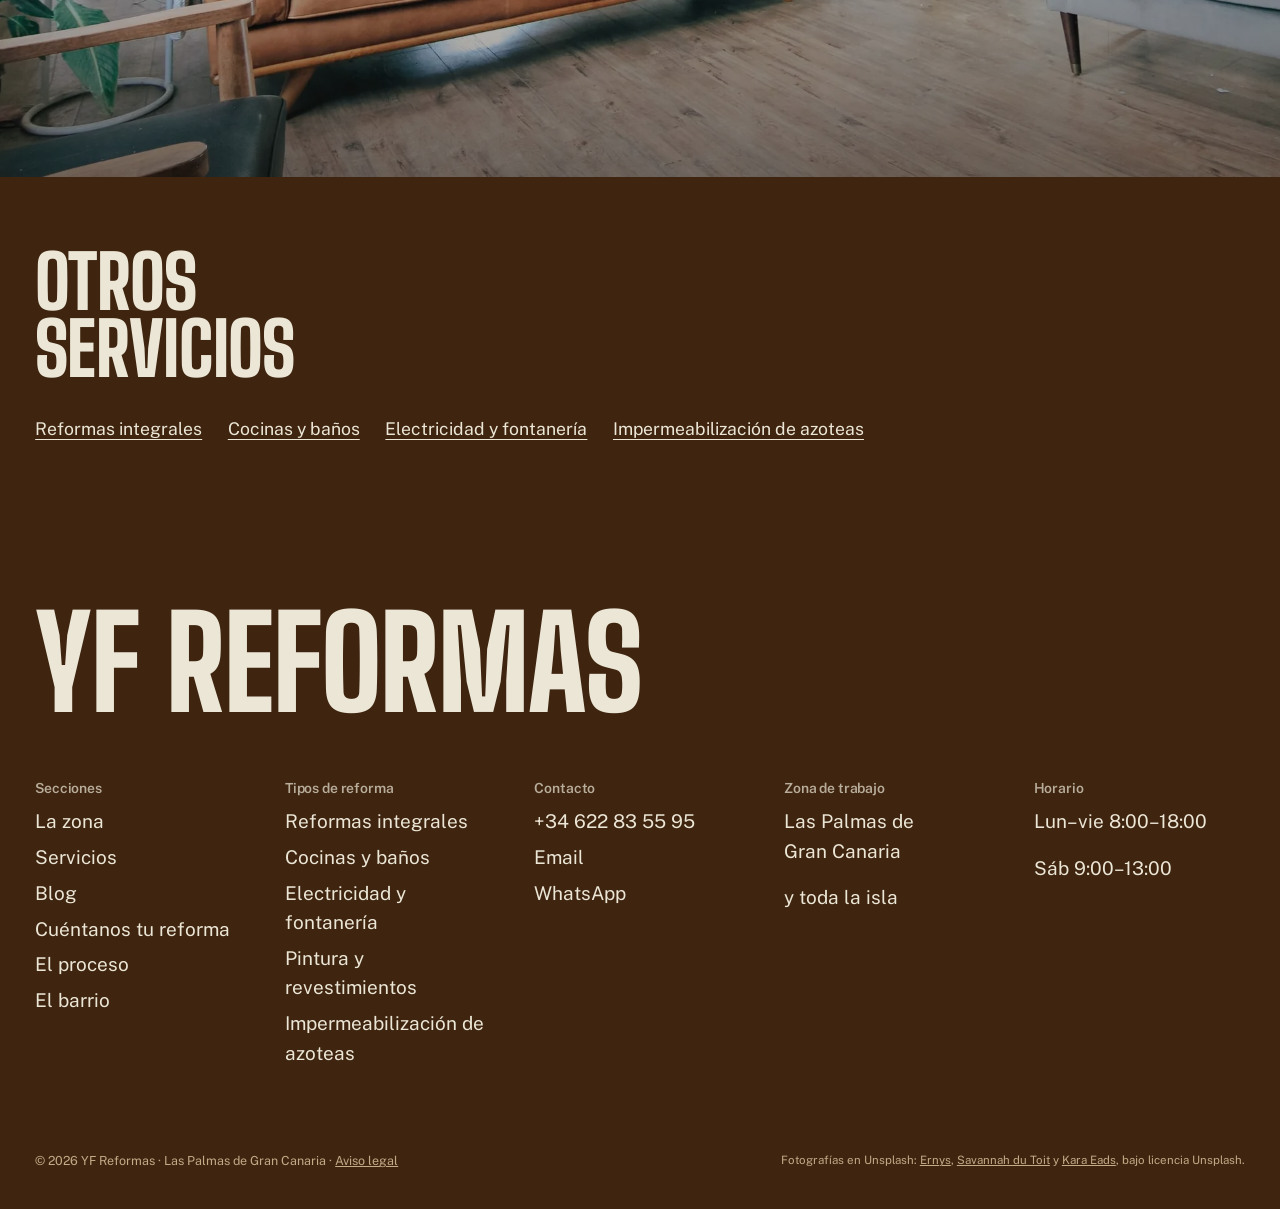
<file: pintura-y-revestimientos.html>
<!doctype html>
<html lang="es">
<head>
<meta charset="UTF-8">
<meta name="viewport" content="width=device-width, initial-scale=1">
<title>Pintura y revestimientos en Las Palmas | YF Reformas</title>
<meta name="description" content="Pintura interior, de fachada y revestimientos en Las Palmas de Gran Canaria, protegidos del salitre y el sol canario todo el año.">
<link rel="canonical" href="https://yf-reformas.com/pintura-y-revestimientos.html">
<meta property="og:type" content="website">
<meta property="og:title" content="Pintura y revestimientos en Las Palmas | YF Reformas">
<meta property="og:description" content="Pintura interior, de fachada y revestimientos en Las Palmas de Gran Canaria, protegidos del salitre y el sol canario todo el año.">
<meta property="og:url" content="https://yf-reformas.com/pintura-y-revestimientos.html">
<meta property="og:image" content="https://yf-reformas.com/assets/u-painter-roller.jpg">
<meta property="og:site_name" content="YF Reformas">
<meta property="og:locale" content="es_ES">
<meta name="twitter:card" content="summary_large_image">
<meta name="twitter:title" content="Pintura y revestimientos en Las Palmas | YF Reformas">
<meta name="twitter:description" content="Pintura interior, de fachada y revestimientos en Las Palmas de Gran Canaria, protegidos del salitre y el sol canario todo el año.">
<meta name="twitter:image" content="https://yf-reformas.com/assets/u-painter-roller.jpg">
<script type="application/ld+json">
{
  "@context": "https://schema.org",
  "@type": "HomeAndConstructionBusiness",
  "@id": "https://yf-reformas.com/#business",
  "name": "YF Reformas",
  "url": "https://yf-reformas.com/",
  "image": "https://yf-reformas.com/assets/u-painter-roller.jpg",
  "telephone": "+34 622 83 55 95",
  "email": "yperdomo@gmx.es",
  "address": {
    "@type": "PostalAddress",
    "addressLocality": "Las Palmas de Gran Canaria",
    "addressRegion": "Las Palmas",
    "addressCountry": "ES"
  },
  "areaServed": {
    "@type": "City",
    "name": "Las Palmas de Gran Canaria"
  },
  "openingHoursSpecification": [
    {
      "@type": "OpeningHoursSpecification",
      "dayOfWeek": [
        "Monday",
        "Tuesday",
        "Wednesday",
        "Thursday",
        "Friday"
      ],
      "opens": "08:00",
      "closes": "18:00"
    },
    {
      "@type": "OpeningHoursSpecification",
      "dayOfWeek": [
        "Saturday"
      ],
      "opens": "09:00",
      "closes": "13:00"
    }
  ]
}
</script>
<link rel="preconnect" href="https://fonts.googleapis.com">
<link rel="preconnect" href="https://fonts.gstatic.com" crossorigin>
<link href="https://fonts.googleapis.com/css2?family=Big+Shoulders:wght@700;800&family=Public+Sans:ital,wght@0,400;0,600;1,400&display=swap" rel="stylesheet">
<link rel="stylesheet" href="css/style.css">
<script>document.documentElement.classList.add('js')</script>
</head>
<body>
<a class="skip-link" href="#contenido">Saltar al contenido</a>
<a class="mark" href="#top" aria-label="Volver arriba, YF Reformas">YF</a>

<header>
<button class="menu-toggle" id="menuToggle" aria-expanded="false" aria-controls="sideMenu" aria-label="Abrir menú">
  <span class="menu-toggle-bars" aria-hidden="true"><span></span><span></span><span></span></span>
</button>
<div class="menu-overlay" id="menuOverlay" hidden></div>
<nav class="side-menu" id="sideMenu" aria-label="Menú de secciones" hidden>
  <div class="side-menu-head">
    <span class="side-menu-brand">YF Reformas</span>
    <button class="menu-close" id="menuClose" aria-label="Cerrar menú">&times;</button>
  </div>
  <ul class="side-menu-list">
    <li><a href="index.html">Inicio</a></li>
    <li><a href="index.html#zona">La zona</a></li>
    <li><a href="blog/index.html">Blog</a></li>
  </ul>
  <p class="side-menu-group">Tipos de reforma</p>
  <ul class="side-menu-list side-menu-list--sub">
    <li><a href="reformas-integrales.html">Reformas integrales</a></li>
    <li><a href="cocinas-y-banos.html">Cocinas y baños</a></li>
    <li><a href="electricidad-y-fontaneria.html">Electricidad y fontanería</a></li>
    <li><a href="pintura-y-revestimientos.html">Pintura y revestimientos</a></li>
    <li><a href="impermeabilizacion-de-azoteas.html">Impermeabilización de azoteas</a></li>
  </ul>
  <ul class="side-menu-list">
    <li><a href="index.html#presupuesto">Cuéntanos tu reforma</a></li>
    <li><a href="index.html#proceso">El proceso</a></li>
    <li><a href="index.html#barrio">El barrio</a></li>
    <li><a href="#contacto">Contacto</a></li>
  </ul>
  <a class="button side-menu-cta" data-wa href="#" target="_blank" rel="noopener">Escríbenos por WhatsApp</a>
</nav>
</header>

<main id="contenido">

<!-- ============ HERO ============ -->
<section class="svc-hero" id="top">
  <picture><source srcset="assets/u-painter-roller.webp" type="image/webp"><img alt="Persona pintando una pared con un rodillo" src="assets/u-painter-roller.jpg" width="2000" height="3000"></picture>
  <div class="svc-hero-content">
    <h1>Pintura y revestimientos</h1>
    <p class="svc-hero-lead">Interiores, fachadas y exteriores protegidos del salitre y del sol canario todo el año.</p>
    <div class="svc-hero-ctas">
      <a class="button" data-wa-msg="Hola, quiero información sobre pintar o revestir una fachada o un interior.">Escríbenos por WhatsApp</a>
      <a class="button button--dark" href="#contacto">Pedir info por email</a>
    </div>
  </div>
</section>

<!-- ============ QUÉ INCLUYE ============ -->
<section class="svc-includes section" data-ink="#2b1a0e">
  <div class="wrap">
    <h2 data-reveal>Qué incluye</h2>
    <div class="svc-list">
      <div data-reveal>
        <h3>Pintura interior</h3>
        <p>Paredes, techos y carpintería interior, con el acabado y el color que elijas.</p>
      </div>
      <div data-reveal>
        <h3>Pintura de fachada</h3>
        <p>Exteriores preparados y pintados con productos pensados para el sol y la sal del aire canario.</p>
      </div>
      <div data-reveal>
        <h3>Revestimientos</h3>
        <p>Morteros, texturas y revestimientos decorativos, dentro y fuera de la vivienda.</p>
      </div>
      <div data-reveal>
        <h3>Impermeabilización</h3>
        <p>Terrazas, cubiertas y muros protegidos antes de que la humedad se convierta en un problema mayor.</p>
      </div>
      <div data-reveal>
        <h3>Tratamiento de humedades</h3>
        <p>Detectamos el origen, no solo tapamos la mancha: tratamos la causa antes de repintar.</p>
      </div>
      <div data-reveal>
        <h3>Preparación de superficies</h3>
        <p>Lijado, imprimación y reparación de grietas, el trabajo que no se ve pero que hace que dure.</p>
      </div>
    </div>

    <div class="svc-aside">
      <picture><source srcset="assets/u-painter-ladder.webp" type="image/webp"><img class="shutter" alt="Pintor trabajando sobre una escalera en una pared alta" loading="lazy" src="assets/u-painter-ladder.jpg" width="1400" height="2100"></picture>
      <p>Hay partes de una fachada o un techo a las que solo se llega con escalera o andamio. Preparamos el acceso antes de empezar, para que el acabado sea igual de bueno arriba que abajo.</p>
    </div>
  </div>
</section>

<!-- ============ POR QUÉ CON YF ============ -->
<section class="svc-why section" data-ink="#ece6d6">
  <div class="wrap">
    <h2 data-reveal>Por qué con YF</h2>
    <div class="svc-why-list">
      <p data-reveal>Visita técnica gratuita para ver el estado real de la superficie antes de dar un precio.</p>
      <p data-reveal>Productos elegidos para el clima marino de Gran Canaria, no los más baratos del catálogo.</p>
      <p data-reveal>Tratamos la causa de la humedad, no solo repintamos encima.</p>
    </div>
  </div>
</section>

<!-- ============ CONTACT ============ -->
<section class="contact" id="contacto" data-ink="#ece6d6" aria-label="Contacto">
  <div class="contact-photo">
    <picture><source srcset="assets/u-living-room-finished.webp" type="image/webp"><img class="cover" alt="Salón de una vivienda ya reformada, con sofá y luz natural" loading="lazy" src="assets/u-living-room-finished.jpg" width="2000" height="1334"></picture>
  </div>
  <div class="contact-card">
    <h2>Hablemos</h2>
    <p class="addr">YF Reformas<br>Reformas integrales de vivienda<br>Las Palmas de Gran Canaria</p>
    <table class="contact-hours">
      <tr><td>Lunes–viernes</td><td>8:00–18:00</td></tr>
      <tr><td>Sábado</td><td>9:00–13:00</td></tr>
    </table>
    <a class="tel" data-tel href="#">+34 000 00 00 00</a>
    <form class="contact-form" id="contactForm">
      <input class="field" type="text" name="nombre" placeholder="Tu nombre" required>
      <input class="field" type="tel" name="telefono" placeholder="Tu teléfono" required>
      <textarea class="field" name="mensaje" placeholder="Cuéntanos qué quieres reformar">Quiero información sobre pintar o revestir una fachada o un interior.</textarea>
      <button class="button" type="submit">Enviar por email</button>
    </form>
  </div>
</section>

<!-- ============ OTROS SERVICIOS ============ -->
<section class="svc-other section">
  <div class="wrap">
    <h2 data-reveal>Otros servicios</h2>
    <div class="svc-other-list" data-reveal>
      <a class="link" href="reformas-integrales.html">Reformas integrales</a>
      <a class="link" href="cocinas-y-banos.html">Cocinas y baños</a>
      <a class="link" href="electricidad-y-fontaneria.html">Electricidad y fontanería</a>
      <a class="link" href="impermeabilizacion-de-azoteas.html">Impermeabilización de azoteas</a>
    </div>
  </div>
</section>

</main>

<!-- ============ FOOTER ============ -->
<footer class="site-footer" data-ink="#ece6d6">
  <div class="wrap">
    <h2 class="footer-name">YF Reformas</h2>
    <div class="footer-grid">
      <div class="footer-col">
        <h3>Secciones</h3>
        <a class="link-plain" href="index.html#zona">La zona</a>
        <a class="link-plain" href="index.html#servicios">Servicios</a>
        <a class="link-plain" href="blog/index.html">Blog</a>
        <a class="link-plain" href="index.html#presupuesto">Cuéntanos tu reforma</a>
        <a class="link-plain" href="index.html#proceso">El proceso</a>
        <a class="link-plain" href="index.html#barrio">El barrio</a>
      </div>
      <div class="footer-col">
        <h3>Tipos de reforma</h3>
        <a class="link-plain" href="reformas-integrales.html">Reformas integrales</a>
        <a class="link-plain" href="cocinas-y-banos.html">Cocinas y baños</a>
        <a class="link-plain" href="electricidad-y-fontaneria.html">Electricidad y fontanería</a>
        <a class="link-plain" href="pintura-y-revestimientos.html">Pintura y revestimientos</a>
        <a class="link-plain" href="impermeabilizacion-de-azoteas.html">Impermeabilización de azoteas</a>
      </div>
      <div class="footer-col">
        <h3>Contacto</h3>
        <a class="link-plain" data-tel href="#">+34 000 00 00 00</a>
        <a class="link-plain" data-mail-plain href="#">Email</a>
        <a class="link-plain" data-wa href="#">WhatsApp</a>
      </div>
      <div class="footer-col">
        <h3>Zona de trabajo</h3>
        <p>Las Palmas de Gran Canaria</p>
        <p>y toda la isla</p>
      </div>
      <div class="footer-col">
        <h3>Horario</h3>
        <p>Lun–vie 8:00–18:00</p>
        <p>Sáb 9:00–13:00</p>
      </div>
    </div>
    <div class="footer-bottom">
      <span class="legal">© 2026 YF Reformas · Las Palmas de Gran Canaria · <a class="link-plain" href="aviso-legal.html">Aviso legal</a></span>
      <p class="credits">Fotografías en Unsplash: <a href="https://unsplash.com/photos/a-man-painting-a-wall-with-a-paint-roller-57ldq9age5U">Ernys</a>, <a href="https://unsplash.com/photos/a-painter-diligently-paints-a-wall-on-a-ladder-F-xtrkLyVLQ">Savannah du Toit</a> y <a href="https://unsplash.com/photos/living-room-L7EwHkq1B2s">Kara Eads</a>, bajo licencia Unsplash.</p>
    </div>
  </div>
</footer>

<a class="whatsapp-fab" data-wa href="#" target="_blank" rel="noopener" aria-label="Escríbenos por WhatsApp">
  <svg viewBox="0 0 24 24" fill="currentColor" aria-hidden="true"><path d="M12.04 2c-5.46 0-9.9 4.44-9.9 9.9 0 1.75.46 3.45 1.32 4.95L2 22l5.25-1.38a9.9 9.9 0 0 0 4.79 1.22h.01c5.46 0 9.9-4.44 9.9-9.9 0-2.64-1.03-5.12-2.9-6.98A9.82 9.82 0 0 0 12.04 2m0 1.8c2.14 0 4.15.84 5.67 2.35a7.96 7.96 0 0 1 2.34 5.75c0 4.47-3.64 8.1-8.02 8.1a8 8 0 0 1-4.08-1.11l-.29-.17-3.02.8.8-2.95-.19-.3a7.95 7.95 0 0 1-1.23-4.27c0-4.47 3.65-8.1 8.02-8.1m-4.3 4.2c-.17 0-.44.06-.67.31-.23.25-.87.85-.87 2.08s.9 2.41 1.02 2.58c.12.17 1.76 2.78 4.37 3.78 2.16.84 2.6.67 3.07.63.46-.04 1.5-.61 1.71-1.2.21-.6.21-1.1.15-1.21-.06-.1-.23-.17-.48-.29-.25-.13-1.5-.74-1.73-.82-.23-.09-.4-.13-.57.13-.17.25-.65.82-.8 1-.15.17-.29.19-.54.06-.25-.13-1.05-.39-2-1.23-.74-.66-1.24-1.47-1.39-1.72-.14-.25-.02-.38.11-.51.11-.11.25-.29.37-.44.12-.15.16-.25.24-.42.08-.17.04-.31-.02-.44-.06-.13-.57-1.4-.78-1.91-.2-.5-.42-.43-.57-.43" /></svg>
</a>

<script src="js/main.js" defer></script>
</body>
</html>
</file>
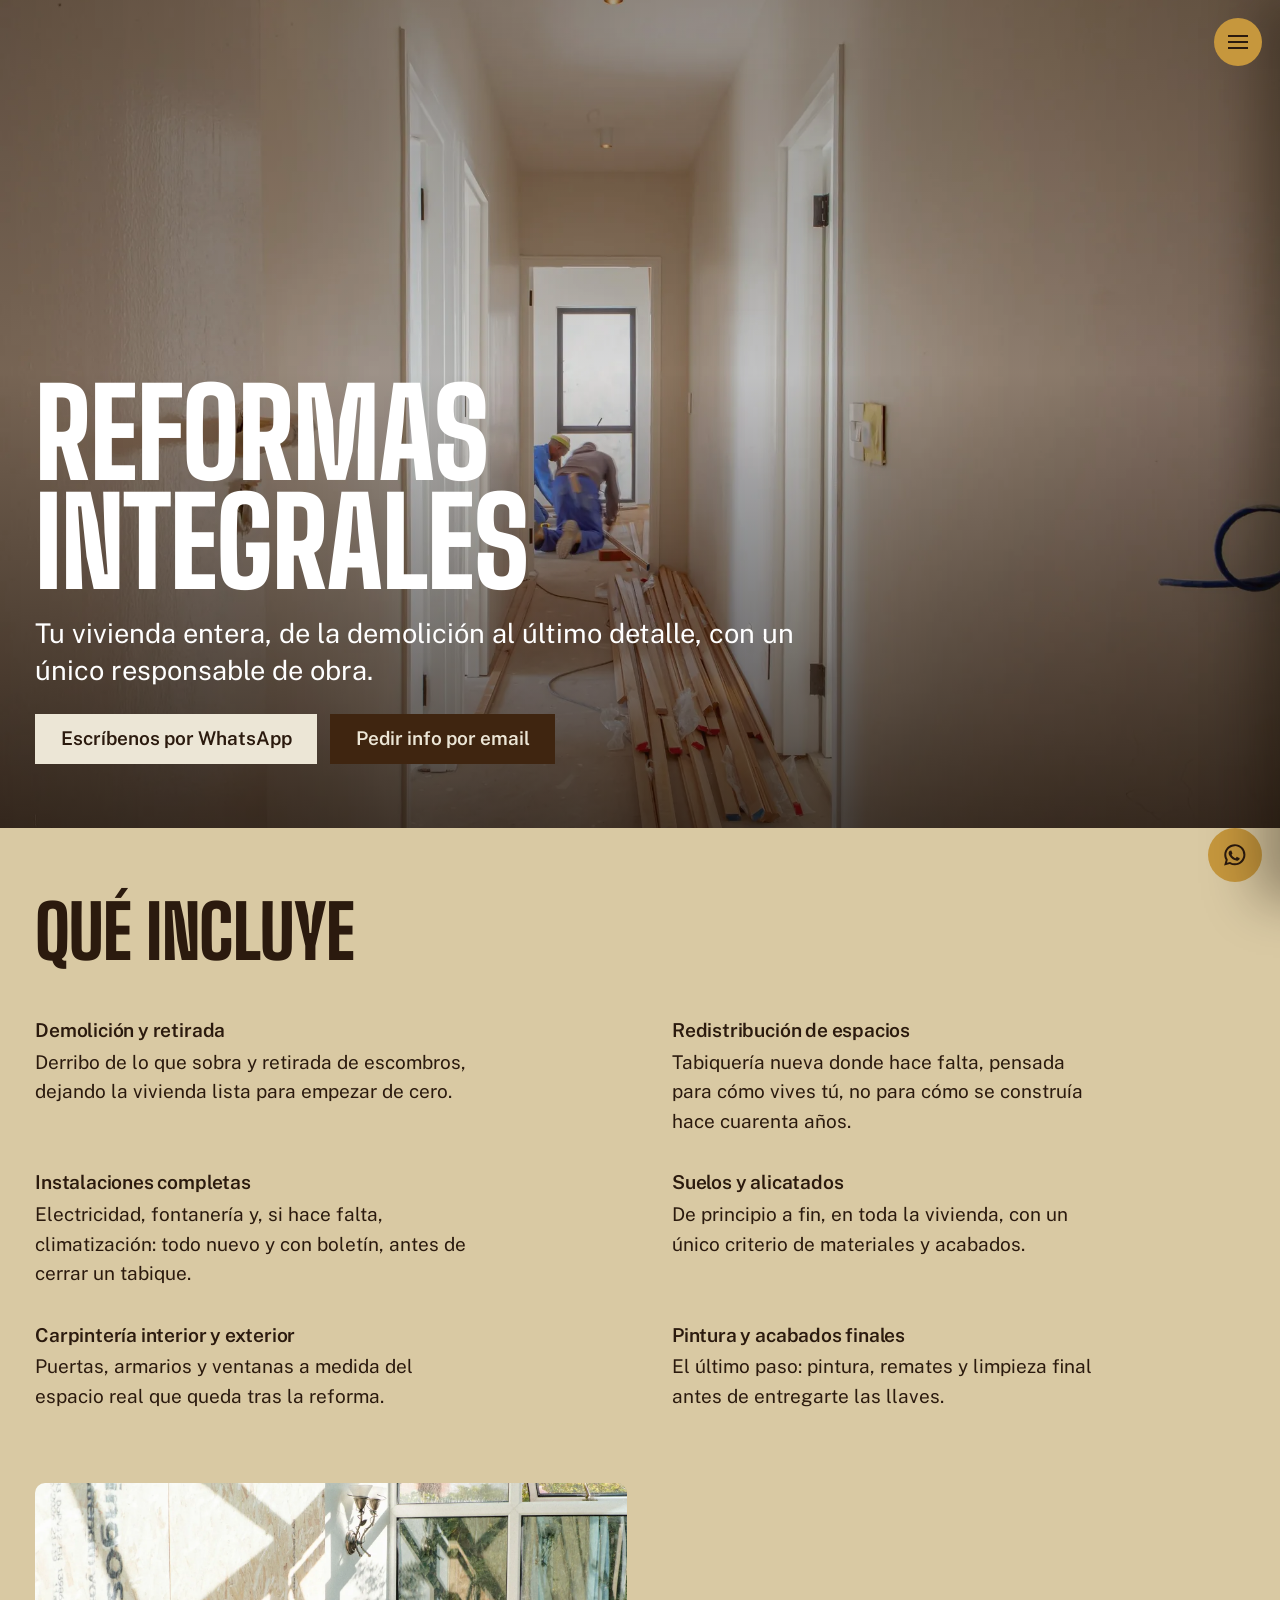
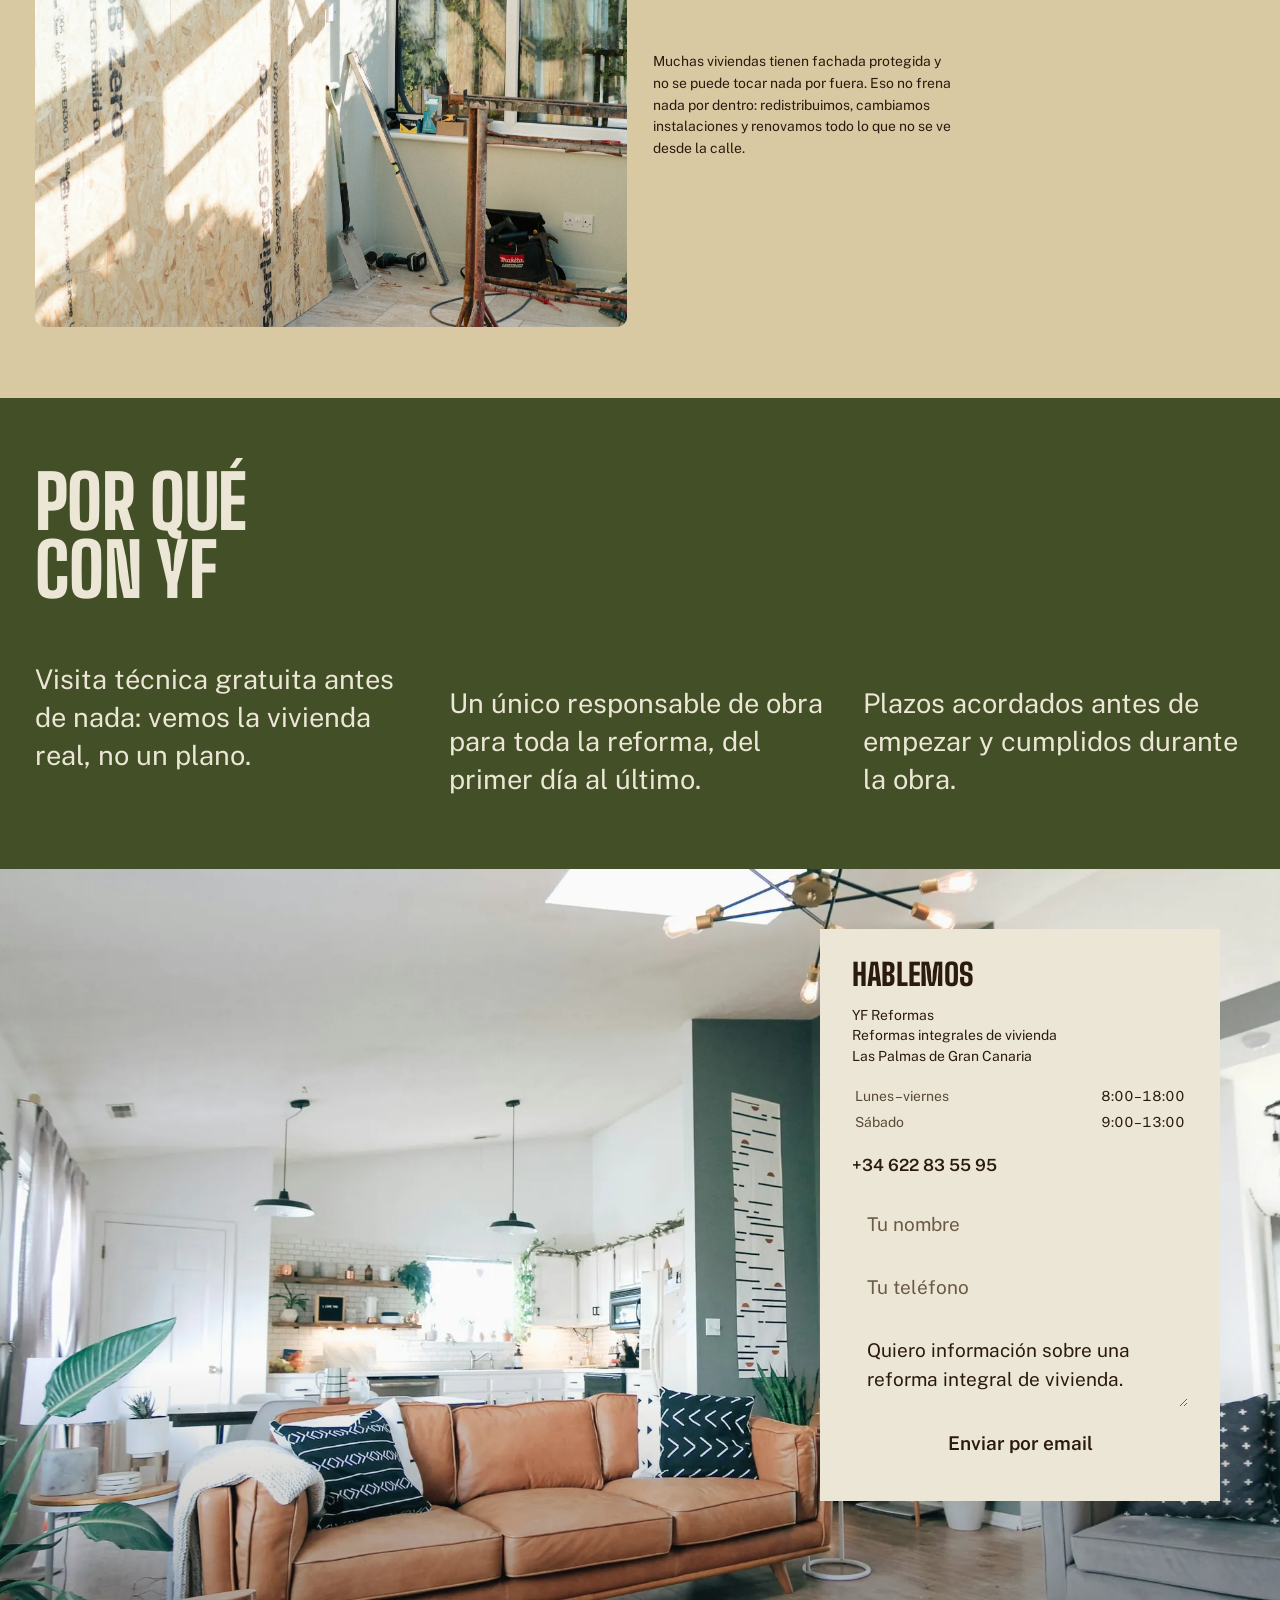
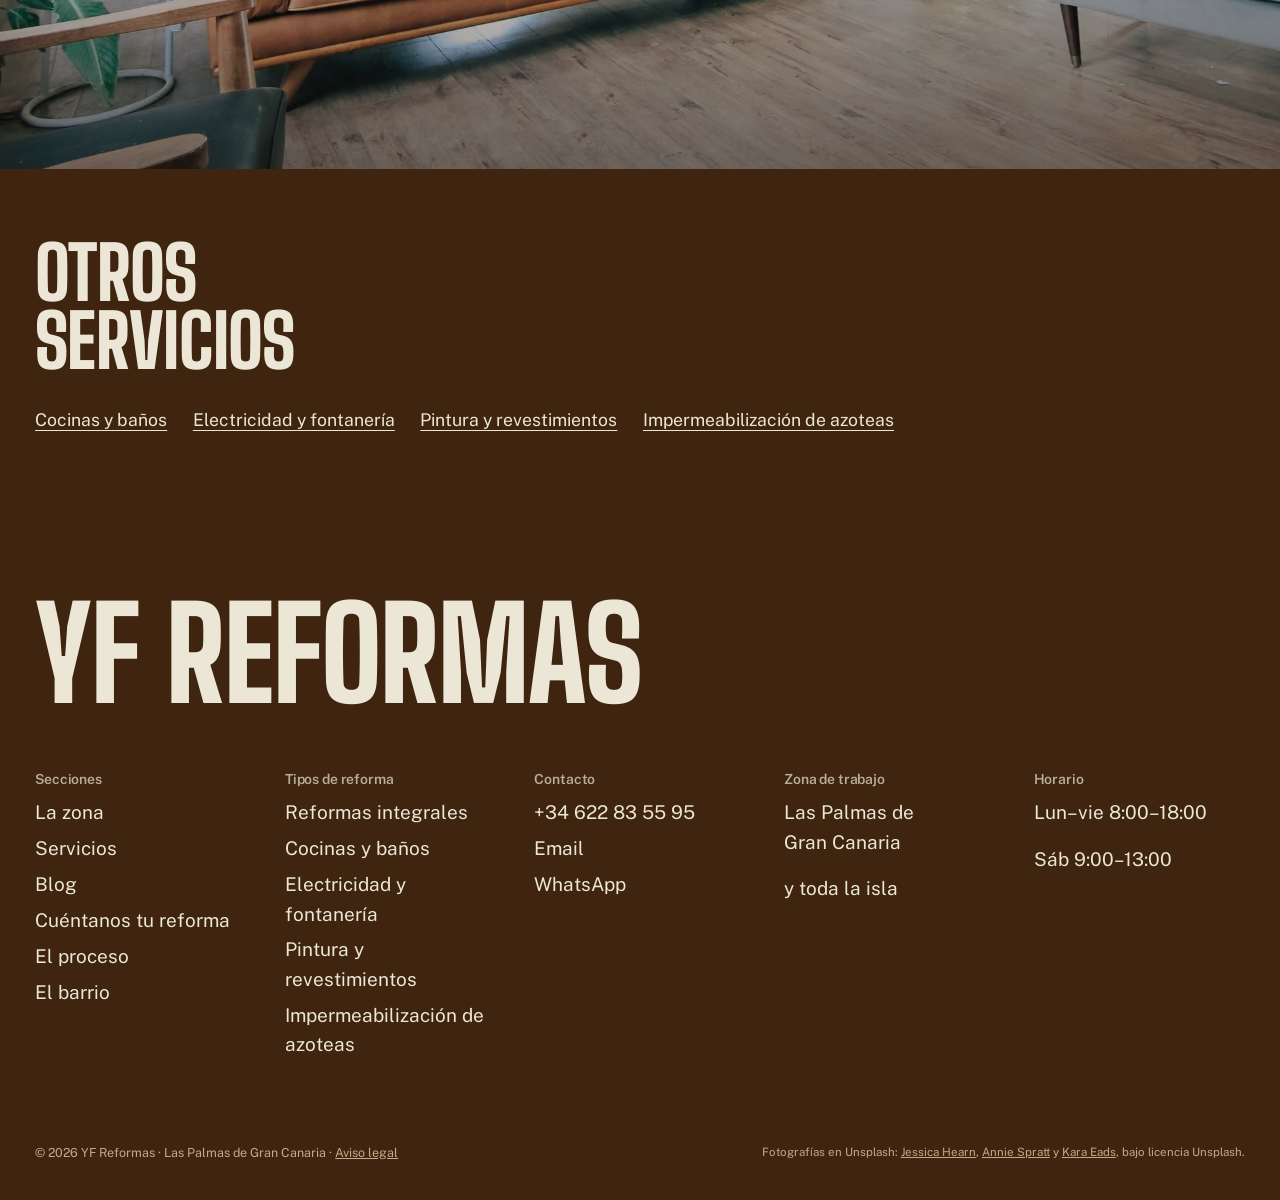
<file: reformas-integrales.html>
<!doctype html>
<html lang="es">
<head>
<meta charset="UTF-8">
<meta name="viewport" content="width=device-width, initial-scale=1">
<title>Reformas integrales de vivienda en Las Palmas | YF</title>
<meta name="description" content="Reforma integral de tu vivienda en Las Palmas de Gran Canaria: demolición, instalaciones y acabados, de principio a fin. Pide tu visita gratuita.">
<link rel="canonical" href="https://yf-reformas.com/reformas-integrales.html">
<meta property="og:type" content="website">
<meta property="og:title" content="Reformas integrales de vivienda en Las Palmas | YF">
<meta property="og:description" content="Reforma integral de tu vivienda en Las Palmas de Gran Canaria: demolición, instalaciones y acabados, de principio a fin. Pide tu visita gratuita.">
<meta property="og:url" content="https://yf-reformas.com/reformas-integrales.html">
<meta property="og:image" content="https://yf-reformas.com/assets/u-men-working-house.jpg">
<meta property="og:site_name" content="YF Reformas">
<meta property="og:locale" content="es_ES">
<meta name="twitter:card" content="summary_large_image">
<meta name="twitter:title" content="Reformas integrales de vivienda en Las Palmas | YF">
<meta name="twitter:description" content="Reforma integral de tu vivienda en Las Palmas de Gran Canaria: demolición, instalaciones y acabados, de principio a fin. Pide tu visita gratuita.">
<meta name="twitter:image" content="https://yf-reformas.com/assets/u-men-working-house.jpg">
<script type="application/ld+json">
{
  "@context": "https://schema.org",
  "@type": "HomeAndConstructionBusiness",
  "@id": "https://yf-reformas.com/#business",
  "name": "YF Reformas",
  "url": "https://yf-reformas.com/",
  "image": "https://yf-reformas.com/assets/u-men-working-house.jpg",
  "telephone": "+34 622 83 55 95",
  "email": "yperdomo@gmx.es",
  "address": {
    "@type": "PostalAddress",
    "addressLocality": "Las Palmas de Gran Canaria",
    "addressRegion": "Las Palmas",
    "addressCountry": "ES"
  },
  "areaServed": {
    "@type": "City",
    "name": "Las Palmas de Gran Canaria"
  },
  "openingHoursSpecification": [
    {
      "@type": "OpeningHoursSpecification",
      "dayOfWeek": [
        "Monday",
        "Tuesday",
        "Wednesday",
        "Thursday",
        "Friday"
      ],
      "opens": "08:00",
      "closes": "18:00"
    },
    {
      "@type": "OpeningHoursSpecification",
      "dayOfWeek": [
        "Saturday"
      ],
      "opens": "09:00",
      "closes": "13:00"
    }
  ]
}
</script>
<link rel="preconnect" href="https://fonts.googleapis.com">
<link rel="preconnect" href="https://fonts.gstatic.com" crossorigin>
<link href="https://fonts.googleapis.com/css2?family=Big+Shoulders:wght@700;800&family=Public+Sans:ital,wght@0,400;0,600;1,400&display=swap" rel="stylesheet">
<link rel="stylesheet" href="css/style.css">
<script>document.documentElement.classList.add('js')</script>
</head>
<body>
<a class="skip-link" href="#contenido">Saltar al contenido</a>
<a class="mark" href="#top" aria-label="Volver arriba, YF Reformas">YF</a>

<header>
<button class="menu-toggle" id="menuToggle" aria-expanded="false" aria-controls="sideMenu" aria-label="Abrir menú">
  <span class="menu-toggle-bars" aria-hidden="true"><span></span><span></span><span></span></span>
</button>
<div class="menu-overlay" id="menuOverlay" hidden></div>
<nav class="side-menu" id="sideMenu" aria-label="Menú de secciones" hidden>
  <div class="side-menu-head">
    <span class="side-menu-brand">YF Reformas</span>
    <button class="menu-close" id="menuClose" aria-label="Cerrar menú">&times;</button>
  </div>
  <ul class="side-menu-list">
    <li><a href="index.html">Inicio</a></li>
    <li><a href="index.html#zona">La zona</a></li>
    <li><a href="blog/index.html">Blog</a></li>
  </ul>
  <p class="side-menu-group">Tipos de reforma</p>
  <ul class="side-menu-list side-menu-list--sub">
    <li><a href="reformas-integrales.html">Reformas integrales</a></li>
    <li><a href="cocinas-y-banos.html">Cocinas y baños</a></li>
    <li><a href="electricidad-y-fontaneria.html">Electricidad y fontanería</a></li>
    <li><a href="pintura-y-revestimientos.html">Pintura y revestimientos</a></li>
    <li><a href="impermeabilizacion-de-azoteas.html">Impermeabilización de azoteas</a></li>
  </ul>
  <ul class="side-menu-list">
    <li><a href="index.html#presupuesto">Cuéntanos tu reforma</a></li>
    <li><a href="index.html#proceso">El proceso</a></li>
    <li><a href="index.html#barrio">El barrio</a></li>
    <li><a href="#contacto">Contacto</a></li>
  </ul>
  <a class="button side-menu-cta" data-wa href="#" target="_blank" rel="noopener">Escríbenos por WhatsApp</a>
</nav>
</header>

<main id="contenido">

<!-- ============ HERO ============ -->
<section class="svc-hero" id="top">
  <picture><source srcset="assets/u-men-working-house.webp" type="image/webp"><img alt="Dos operarios instalando suelo de madera en el pasillo de una vivienda en obras" src="assets/u-men-working-house.jpg" width="2000" height="1334"></picture>
  <div class="svc-hero-content">
    <h1>Reformas integrales</h1>
    <p class="svc-hero-lead">Tu vivienda entera, de la demolición al último detalle, con un único responsable de obra.</p>
    <div class="svc-hero-ctas">
      <a class="button" data-wa-msg="Hola, quiero información sobre una reforma integral de vivienda.">Escríbenos por WhatsApp</a>
      <a class="button button--dark" href="#contacto">Pedir info por email</a>
    </div>
  </div>
</section>

<!-- ============ QUÉ INCLUYE ============ -->
<section class="svc-includes section" data-ink="#2b1a0e">
  <div class="wrap">
    <h2 data-reveal>Qué incluye</h2>
    <div class="svc-list">
      <div data-reveal>
        <h3>Demolición y retirada</h3>
        <p>Derribo de lo que sobra y retirada de escombros, dejando la vivienda lista para empezar de cero.</p>
      </div>
      <div data-reveal>
        <h3>Redistribución de espacios</h3>
        <p>Tabiquería nueva donde hace falta, pensada para cómo vives tú, no para cómo se construía hace cuarenta años.</p>
      </div>
      <div data-reveal>
        <h3>Instalaciones completas</h3>
        <p>Electricidad, fontanería y, si hace falta, climatización: todo nuevo y con boletín, antes de cerrar un tabique.</p>
      </div>
      <div data-reveal>
        <h3>Suelos y alicatados</h3>
        <p>De principio a fin, en toda la vivienda, con un único criterio de materiales y acabados.</p>
      </div>
      <div data-reveal>
        <h3>Carpintería interior y exterior</h3>
        <p>Puertas, armarios y ventanas a medida del espacio real que queda tras la reforma.</p>
      </div>
      <div data-reveal>
        <h3>Pintura y acabados finales</h3>
        <p>El último paso: pintura, remates y limpieza final antes de entregarte las llaves.</p>
      </div>
    </div>

    <div class="svc-aside">
      <picture><source srcset="assets/u-osb-wall-construction.webp" type="image/webp"><img class="shutter" alt="Estructura de una pared en construcción, con luz entrando entre los tablones" loading="lazy" src="assets/u-osb-wall-construction.jpg" width="2000" height="1328"></picture>
      <p>Muchas viviendas tienen fachada protegida y no se puede tocar nada por fuera. Eso no frena nada por dentro: redistribuimos, cambiamos instalaciones y renovamos todo lo que no se ve desde la calle.</p>
    </div>
  </div>
</section>

<!-- ============ POR QUÉ CON YF ============ -->
<section class="svc-why section" data-ink="#ece6d6">
  <div class="wrap">
    <h2 data-reveal>Por qué con YF</h2>
    <div class="svc-why-list">
      <p data-reveal>Visita técnica gratuita antes de nada: vemos la vivienda real, no un plano.</p>
      <p data-reveal>Un único responsable de obra para toda la reforma, del primer día al último.</p>
      <p data-reveal>Plazos acordados antes de empezar y cumplidos durante la obra.</p>
    </div>
  </div>
</section>

<!-- ============ CONTACT ============ -->
<section class="contact" id="contacto" data-ink="#ece6d6" aria-label="Contacto">
  <div class="contact-photo">
    <picture><source srcset="assets/u-living-room-finished.webp" type="image/webp"><img class="cover" alt="Salón de una vivienda ya reformada, con sofá y luz natural" loading="lazy" src="assets/u-living-room-finished.jpg" width="2000" height="1334"></picture>
  </div>
  <div class="contact-card">
    <h2>Hablemos</h2>
    <p class="addr">YF Reformas<br>Reformas integrales de vivienda<br>Las Palmas de Gran Canaria</p>
    <table class="contact-hours">
      <tr><td>Lunes–viernes</td><td>8:00–18:00</td></tr>
      <tr><td>Sábado</td><td>9:00–13:00</td></tr>
    </table>
    <a class="tel" data-tel href="#">+34 000 00 00 00</a>
    <form class="contact-form" id="contactForm">
      <input class="field" type="text" name="nombre" placeholder="Tu nombre" required>
      <input class="field" type="tel" name="telefono" placeholder="Tu teléfono" required>
      <textarea class="field" name="mensaje" placeholder="Cuéntanos qué quieres reformar">Quiero información sobre una reforma integral de vivienda.</textarea>
      <button class="button" type="submit">Enviar por email</button>
    </form>
  </div>
</section>

<!-- ============ OTROS SERVICIOS ============ -->
<section class="svc-other section">
  <div class="wrap">
    <h2 data-reveal>Otros servicios</h2>
    <div class="svc-other-list" data-reveal>
      <a class="link" href="cocinas-y-banos.html">Cocinas y baños</a>
      <a class="link" href="electricidad-y-fontaneria.html">Electricidad y fontanería</a>
      <a class="link" href="pintura-y-revestimientos.html">Pintura y revestimientos</a>
      <a class="link" href="impermeabilizacion-de-azoteas.html">Impermeabilización de azoteas</a>
    </div>
  </div>
</section>

</main>

<!-- ============ FOOTER ============ -->
<footer class="site-footer" data-ink="#ece6d6">
  <div class="wrap">
    <h2 class="footer-name">YF Reformas</h2>
    <div class="footer-grid">
      <div class="footer-col">
        <h3>Secciones</h3>
        <a class="link-plain" href="index.html#zona">La zona</a>
        <a class="link-plain" href="index.html#servicios">Servicios</a>
        <a class="link-plain" href="blog/index.html">Blog</a>
        <a class="link-plain" href="index.html#presupuesto">Cuéntanos tu reforma</a>
        <a class="link-plain" href="index.html#proceso">El proceso</a>
        <a class="link-plain" href="index.html#barrio">El barrio</a>
      </div>
      <div class="footer-col">
        <h3>Tipos de reforma</h3>
        <a class="link-plain" href="reformas-integrales.html">Reformas integrales</a>
        <a class="link-plain" href="cocinas-y-banos.html">Cocinas y baños</a>
        <a class="link-plain" href="electricidad-y-fontaneria.html">Electricidad y fontanería</a>
        <a class="link-plain" href="pintura-y-revestimientos.html">Pintura y revestimientos</a>
        <a class="link-plain" href="impermeabilizacion-de-azoteas.html">Impermeabilización de azoteas</a>
      </div>
      <div class="footer-col">
        <h3>Contacto</h3>
        <a class="link-plain" data-tel href="#">+34 000 00 00 00</a>
        <a class="link-plain" data-mail-plain href="#">Email</a>
        <a class="link-plain" data-wa href="#">WhatsApp</a>
      </div>
      <div class="footer-col">
        <h3>Zona de trabajo</h3>
        <p>Las Palmas de Gran Canaria</p>
        <p>y toda la isla</p>
      </div>
      <div class="footer-col">
        <h3>Horario</h3>
        <p>Lun–vie 8:00–18:00</p>
        <p>Sáb 9:00–13:00</p>
      </div>
    </div>
    <div class="footer-bottom">
      <span class="legal">© 2026 YF Reformas · Las Palmas de Gran Canaria · <a class="link-plain" href="aviso-legal.html">Aviso legal</a></span>
      <p class="credits">Fotografías en Unsplash: <a href="https://unsplash.com/photos/a-couple-of-men-working-on-a-house-ut6gWxh3oqQ">Jessica Hearn</a>, <a href="https://unsplash.com/photos/sunlight-casting-shadows-on-osb-wall-during-construction-FiSI0VQSMSQ">Annie Spratt</a> y <a href="https://unsplash.com/photos/living-room-L7EwHkq1B2s">Kara Eads</a>, bajo licencia Unsplash.</p>
    </div>
  </div>
</footer>

<a class="whatsapp-fab" data-wa href="#" target="_blank" rel="noopener" aria-label="Escríbenos por WhatsApp">
  <svg viewBox="0 0 24 24" fill="currentColor" aria-hidden="true"><path d="M12.04 2c-5.46 0-9.9 4.44-9.9 9.9 0 1.75.46 3.45 1.32 4.95L2 22l5.25-1.38a9.9 9.9 0 0 0 4.79 1.22h.01c5.46 0 9.9-4.44 9.9-9.9 0-2.64-1.03-5.12-2.9-6.98A9.82 9.82 0 0 0 12.04 2m0 1.8c2.14 0 4.15.84 5.67 2.35a7.96 7.96 0 0 1 2.34 5.75c0 4.47-3.64 8.1-8.02 8.1a8 8 0 0 1-4.08-1.11l-.29-.17-3.02.8.8-2.95-.19-.3a7.95 7.95 0 0 1-1.23-4.27c0-4.47 3.65-8.1 8.02-8.1m-4.3 4.2c-.17 0-.44.06-.67.31-.23.25-.87.85-.87 2.08s.9 2.41 1.02 2.58c.12.17 1.76 2.78 4.37 3.78 2.16.84 2.6.67 3.07.63.46-.04 1.5-.61 1.71-1.2.21-.6.21-1.1.15-1.21-.06-.1-.23-.17-.48-.29-.25-.13-1.5-.74-1.73-.82-.23-.09-.4-.13-.57.13-.17.25-.65.82-.8 1-.15.17-.29.19-.54.06-.25-.13-1.05-.39-2-1.23-.74-.66-1.24-1.47-1.39-1.72-.14-.25-.02-.38.11-.51.11-.11.25-.29.37-.44.12-.15.16-.25.24-.42.08-.17.04-.31-.02-.44-.06-.13-.57-1.4-.78-1.91-.2-.5-.42-.43-.57-.43" /></svg>
</a>

<script src="js/main.js" defer></script>
</body>
</html>
</file>
<file: css/style.css>
/* YF Reformas: tasteskill direction: "place-carries-it", seed 340546015
   Type: Big Shoulders / Public Sans · Colour: tobacco & balcony-green, matched to reference photographs */

:root {
  --bg: #3f2510;
  --surface: #4c2d17;
  --ink: #ece6d6;
  --muted: #c3ab87;
  --accent: #434f27;
  --accent-ink: #ece6d6;

  --paper: #ece6d6;
  --paper-ink: #2b1a0e;

  --field-cream: #d9c9a3;
  --field-cream-ink: #2b1a0e;
  --field-ochre: #c6973d;
  --field-ochre-ink: #2b1a0e;
  --field-rust: #893f20;
  --field-rust-ink: #ece6d6;

  --font-display: "Big Shoulders", system-ui, sans-serif;
  --font-text: "Public Sans", system-ui, sans-serif;

  --step-small: clamp(0.8125rem, 0.79rem + 0.1vw, 0.9375rem);
  --step-body: clamp(1.0625rem, 1rem + 0.25vw, 1.1875rem);
  --step-lead: clamp(1.3rem, 1.1rem + 0.8vw, 1.7rem);
  --step-head: clamp(2.3rem, 1.1rem + 4.6vw, 4.6rem);
  --step-display: clamp(3.4rem, 1rem + 9vw, 7.6rem);
  --step-verb: clamp(4.2rem, 1rem + 15vw, 13rem);

  --margin: clamp(1.1rem, 3vw, 2.2rem);
  --gutter: clamp(1rem, 2vw, 2rem);
  --section: clamp(5rem, 11vw, 11rem);
  --radius: 10px;

  --ease-out: cubic-bezier(0.22, 1, 0.36, 1);
  --ease-expo: cubic-bezier(0.16, 1, 0.3, 1);
  --ease-in-out: cubic-bezier(0.76, 0, 0.24, 1);
  --ease-soft: cubic-bezier(0.33, 1, 0.68, 1);
  --t-press: 140ms;
  --t-hover: 180ms;
  --t-ui: 240ms;
  --t-reveal: 800ms;
  --stagger-item: 70ms;

  --header-ink: var(--ink);
}

/* ---------- reset ---------- */
*, *::before, *::after { box-sizing: border-box; }
html { -webkit-text-size-adjust: 100%; text-size-adjust: 100%; }
@media (prefers-reduced-motion: no-preference) { html { scroll-behavior: smooth; } }
body { margin: 0; background: var(--bg); color: var(--ink); font-family: var(--font-text); font-size: var(--step-body); line-height: 1.55; font-kerning: normal; -webkit-font-smoothing: antialiased; text-rendering: optimizeLegibility; overflow-x: hidden; }
h1, h2, h3, h4 { margin: 0; font-family: var(--font-display); font-weight: 800; text-transform: uppercase; letter-spacing: -0.01em; line-height: 0.92; text-wrap: balance; }
p, figure, blockquote, ul, ol, dl, dd { margin: 0; }
ul[class], ol[class] { padding: 0; list-style: none; }
img, video, svg, canvas { display: block; max-width: 100%; }
img, video { height: auto; background: var(--surface); }
button, input, select, textarea { font: inherit; color: inherit; }
button { background: none; border: 0; padding: 0; cursor: pointer; }
fieldset { border: 0; margin: 0; padding: 0; min-width: 0; }
legend { padding: 0; }
a { color: inherit; }
section, footer, .service-row { scroll-margin-top: 1.75rem; }
::selection { background: var(--accent); color: var(--accent-ink); }
:focus-visible { outline: 2px solid var(--field-ochre); outline-offset: 3px; }
p { max-width: 62ch; text-wrap: pretty; }
p + p { margin-top: 0.9em; }

.wrap { padding-inline: var(--margin); }
.section { padding-block: calc(var(--section) / 2); }
.cover { width: 100%; height: 100%; object-fit: cover; }
.sr-only { position: absolute; width: 1px; height: 1px; overflow: hidden; clip-path: inset(50%); white-space: nowrap; }

.button {
  display: inline-flex; align-items: center; justify-content: center;
  min-height: 3.1rem; padding: 0 1.6rem;
  background: var(--paper); color: var(--paper-ink);
  font-family: var(--font-text); font-weight: 600; font-size: var(--step-body);
  text-decoration: none; white-space: nowrap; border-radius: 0;
  transition: transform var(--t-press) var(--ease-out), background-color var(--t-hover) ease;
}
.button:hover { background: var(--field-ochre); }
.button:active { transform: scale(0.96); }
.button--dark { background: var(--bg); color: var(--ink); }
.button--dark:hover { background: var(--accent); }

.link { text-decoration: underline; text-decoration-color: currentColor; text-underline-offset: 0.22em; text-decoration-thickness: 0.07em; transition: opacity var(--t-hover) ease; }
@media (hover: hover) and (pointer: fine) { .link:hover { opacity: 0.6; } }

.field { width: 100%; min-height: 3rem; padding: 0.75rem 0.95rem; background: var(--paper); color: var(--paper-ink); border: 0; font-size: max(1rem, var(--step-body)); }
.field::placeholder { color: #6b5a44; }

/* ---------- motion ---------- */
@media (prefers-reduced-motion: no-preference) {
  .js [data-reveal] { opacity: 0; transform: translateY(26px); transition: opacity 800ms var(--ease-out), transform 900ms var(--ease-out); }
  .js [data-reveal].is-in { opacity: 1; transform: none; }
  .js [data-reveal-group] > * { opacity: 0; transform: translateY(22px); transition: opacity 700ms var(--ease-out), transform 800ms var(--ease-out); }
  .js [data-reveal-group].is-in > * { opacity: 1; transform: none; }
  .js [data-reveal-group].is-in > *:nth-child(1) { transition-delay: 0ms; }
  .js [data-reveal-group].is-in > *:nth-child(2) { transition-delay: 80ms; }
  .js [data-reveal-group].is-in > *:nth-child(3) { transition-delay: 160ms; }
  .js [data-reveal-group].is-in > *:nth-child(4) { transition-delay: 240ms; }
  .js [data-reveal-group].is-in > *:nth-child(5) { transition-delay: 320ms; }
  .js .shutter { overflow: hidden; }
  .js .shutter img { transform: scale(1.14); transition: transform 1600ms var(--ease-soft); }
  .js .shutter.is-in img { transform: none; }
}
@media (prefers-reduced-motion: reduce) {
  [data-reveal], [data-reveal-group] > * { opacity: 1 !important; transform: none !important; }
}

/* ---------- mark + skip link ---------- */
.skip-link { position: absolute; left: -999px; top: 0; background: var(--paper); color: var(--paper-ink); padding: 1rem; z-index: 100; }
.skip-link:focus { left: var(--margin); top: var(--margin); }

.mark {
  position: fixed; top: 1.4rem; left: var(--margin); z-index: 40;
  font-family: var(--font-display); font-weight: 800; font-size: 1.05rem; letter-spacing: 0.01em;
  color: var(--header-ink); text-decoration: none;
  opacity: 0; transition: color var(--t-ui) ease, opacity var(--t-ui) ease;
  pointer-events: none;
}
.mark.is-visible { opacity: 1; pointer-events: auto; }

/* ---------- side menu ---------- */
.menu-toggle {
  position: fixed; top: 1.1rem; right: 1.1rem; z-index: 60;
  width: 3rem; height: 3rem; border-radius: 999px;
  background: var(--field-ochre); color: var(--field-ochre-ink);
  display: flex; align-items: center; justify-content: center;
  transition: transform var(--t-hover) var(--ease-out);
}
.menu-toggle:hover { transform: scale(1.08); }
.menu-toggle-bars { position: relative; width: 20px; height: 14px; display: block; }
.menu-toggle-bars span {
  position: absolute; left: 0; width: 100%; height: 2px; background: currentColor;
  transition: transform var(--t-ui) var(--ease-out), opacity var(--t-ui) ease, top var(--t-ui) var(--ease-out);
}
.menu-toggle-bars span:nth-child(1) { top: 0; }
.menu-toggle-bars span:nth-child(2) { top: 6px; }
.menu-toggle-bars span:nth-child(3) { top: 12px; }
.menu-toggle[aria-expanded="true"] .menu-toggle-bars span:nth-child(1) { top: 6px; transform: rotate(45deg); }
.menu-toggle[aria-expanded="true"] .menu-toggle-bars span:nth-child(2) { opacity: 0; }
.menu-toggle[aria-expanded="true"] .menu-toggle-bars span:nth-child(3) { top: 6px; transform: rotate(-45deg); }

.menu-overlay {
  position: fixed; inset: 0; z-index: 55; background: rgba(20,11,4,0.55);
  opacity: 0; transition: opacity var(--t-ui) ease;
}
.menu-overlay.is-open { opacity: 1; }

.side-menu {
  position: fixed; top: 0; right: 0; bottom: 0; z-index: 58;
  width: min(380px, 86vw); background: var(--bg); color: var(--ink);
  padding: 1.6rem clamp(1.4rem, 3vw, 2rem) 2rem;
  display: flex; flex-direction: column; overflow-y: auto;
  transform: translateX(100%); transition: transform var(--t-reveal) var(--ease-out);
}
.side-menu.is-open { transform: translateX(0); }
.side-menu-head { display: flex; align-items: center; justify-content: space-between; margin-bottom: 2rem; }
.side-menu-brand { font-family: var(--font-display); font-weight: 800; font-size: 1.1rem; }
.menu-close { font-size: 2rem; line-height: 1; width: 2.4rem; height: 2.4rem; display: flex; align-items: center; justify-content: center; }
.side-menu-list a {
  display: block; padding: 0.65rem 0; font-size: 1.15rem; text-decoration: none;
  transition: color var(--t-hover) ease, padding-left var(--t-hover) var(--ease-out);
}
.side-menu-list a:hover { color: var(--field-ochre); padding-left: 0.3rem; }
.side-menu-list--sub a { font-size: 1.05rem; color: var(--muted); }
.side-menu-list--sub a:hover { color: var(--field-ochre); }
.side-menu-group { font-size: var(--step-small); text-transform: uppercase; letter-spacing: 0.04em; opacity: 0.6; margin: 1.6rem 0 0.2rem; }
.side-menu-cta { margin-top: auto; padding-top: 1.6rem; }
.side-menu { box-shadow: -24px 0 48px rgba(20,11,4,0.35); } /* taste-skill-ignore: real menu overlay, shadow allowed on what truly floats */

.whatsapp-fab {
  position: fixed; right: 1.1rem; bottom: 1.1rem; z-index: 40;
  width: 3.4rem; height: 3.4rem; border-radius: 999px;
  display: flex; align-items: center; justify-content: center;
  background: var(--field-ochre); color: var(--field-ochre-ink);
  transition: transform var(--t-hover) var(--ease-out);
}
.whatsapp-fab:hover { transform: scale(1.08); }
.whatsapp-fab svg { width: 1.6rem; height: 1.6rem; }

/* =======================================================================
   HERO · "Swatch column beside the view"
   ======================================================================= */
.hero { padding: 10px; }
.hero-frame {
  display: grid; grid-template-columns: repeat(12, minmax(0, 1fr));
  height: calc(100svh - 20px);
}
.hero-photo {
  grid-column: 1 / 11; position: relative; overflow: hidden; border-radius: 12px;
}
.hero-photo img { width: 100%; height: 100%; object-fit: cover; object-position: center 35%; }
.hero-photo::after {
  content: ""; position: absolute; inset: 0;
  background: linear-gradient(to bottom, rgba(26,15,6,0.55) 0%, rgba(26,15,6,0.08) 30%, rgba(26,15,6,0) 55%, rgba(26,15,6,0.5) 100%); /* taste-skill-ignore: neutral scrim over a photo, for the headline's contrast only */
}
.hero-wordmark {
  position: absolute; top: 28px; left: 28px; z-index: 2;
  font-family: var(--font-display); font-weight: 800; font-size: clamp(1rem, 1.6vw, 1.3rem);
  color: #fff; letter-spacing: 0.01em;
}
.hero-headline {
  position: absolute; top: 12%; left: 0; right: 0; z-index: 2;
  text-align: center; color: #fff;
  font-size: var(--step-display); line-height: 0.88; letter-spacing: -0.01em;
}
.hero-headline span { display: block; }
.hero-sub {
  position: absolute; left: 28px; bottom: 36px; z-index: 2; max-width: 30ch;
  color: #fff; font-size: clamp(0.95rem, 1.3vw, 1.1rem); font-weight: 400;
}
.hero-cta {
  position: absolute; left: 50%; bottom: 36px; transform: translateX(-50%); z-index: 2;
}
.hero-swatches {
  grid-column: 11 / 13; display: flex; flex-direction: column;
}
.hero-swatches a {
  flex: 1; display: flex; align-items: flex-start; padding: 20px;
  font-size: var(--step-small); font-weight: 600; text-decoration: none;
  transition: filter var(--t-hover) ease;
}
.hero-swatches a:hover { filter: brightness(1.12); }
.hero-swatches a:nth-child(1) { background: var(--field-cream); color: var(--field-cream-ink); }
.hero-swatches a:nth-child(2) { background: var(--field-ochre); color: var(--field-ochre-ink); }
.hero-swatches a:nth-child(3) { background: var(--accent); color: var(--accent-ink); }
.hero-swatches a:nth-child(4) { background: var(--field-rust); color: var(--field-rust-ink); }
.hero-swatches a:nth-child(5) { background: var(--bg); color: var(--ink); }

@media (max-width: 62em) {
  .hero { padding: 8px; }
  .hero-frame { display: block; height: auto; }
  .hero-photo { height: 64svh; border-radius: 10px; }
  .hero-headline { top: 14%; font-size: clamp(2.6rem, 12vw, 4rem); }
  .hero-sub { display: none; }
  .hero-cta { bottom: 24px; }
  .hero-swatches { display: flex; flex-direction: row; flex-wrap: wrap; }
  .hero-swatches a { flex: 1 1 50%; min-height: 52px; padding: 14px 16px; font-size: 0.95rem; }
}

/* =======================================================================
   TESTIMONIALS
   ======================================================================= */
.testimonials { background: var(--bg); color: var(--ink); }
.testimonials h2 { font-size: var(--step-head); max-width: 14ch; }
.testi-grid { display: grid; grid-template-columns: 1.3fr 1fr; gap: clamp(2.5rem, 5vw, 4rem); margin-top: clamp(2.5rem, 5vw, 4rem); align-items: start; }
.testi-featured blockquote, .testi-stack blockquote { margin: 0; }
.testi-featured p { font-size: clamp(1.5rem, 2.6vw, 2.1rem); line-height: 1.35; max-width: 30ch; }
.testi-stack { display: flex; flex-direction: column; gap: clamp(2rem, 4vw, 3rem); }
.testi-stack p { font-size: 1.1rem; line-height: 1.45; max-width: 40ch; }
.testi-stars { color: var(--field-ochre); letter-spacing: 0.12em; font-size: 0.95rem; }
.testi-name { display: block; font-size: var(--step-small); font-style: normal; color: var(--muted); margin-top: 0.9rem; }
.testi-note { font-size: 0.72rem; color: var(--muted); margin-top: clamp(2.5rem, 5vw, 3.5rem); max-width: 60ch; }

@media (max-width: 62em) {
  .testimonials h2 { max-width: 100%; }
  .testi-grid { grid-template-columns: 1fr; gap: 2.2rem; }
  .testi-featured p { font-size: 1.5rem; max-width: 100%; }
}

/* =======================================================================
   ABOUT (La zona) · "Wide photo, colour tile, facts"
   ======================================================================= */
.about { background: var(--field-cream); color: var(--field-cream-ink); }
.about-head { font-size: var(--step-head); max-width: 10ch; }
.about-lead { font-size: var(--step-lead); line-height: 1.35; max-width: 42ch; margin-top: 1.5rem; }
.about-mosaic {
  margin-top: clamp(3rem, 6vw, 4.5rem);
}
.about-photo { position: relative; aspect-ratio: 21 / 9; border-radius: var(--radius); overflow: hidden; }
.about-photo img { width: 100%; height: 100%; object-fit: cover; }
.about-photo-caption {
  position: absolute; right: 0; top: 0; max-width: 320px;
  background: var(--paper); color: var(--paper-ink);
  padding: 20px; font-size: var(--step-small); line-height: 1.5;
}

@media (max-width: 62em) {
  .about-head { font-size: clamp(2.4rem, 9vw, 3rem); max-width: 100%; }
  .about-lead { font-size: 1.15rem; }
  .about-mosaic { margin-top: 2.5rem; }
  .about-photo { aspect-ratio: 4 / 3; border-radius: 8px; }
  .about-photo-caption { position: static; max-width: none; margin-top: 0; }
}

/* =======================================================================
   SERVICES (Servicios) · "Rows with margin photographs"
   ======================================================================= */
.services { background: var(--field-ochre); color: var(--field-ochre-ink); }
.services-head {
  font-size: clamp(2.4rem, 1rem + 5vw, 4.8rem); max-width: 19ch;
  min-height: 50svh; display: flex; align-items: center;
}
.service-row {
  display: grid; grid-template-columns: 1fr minmax(180px, 320px); gap: var(--gutter);
  align-items: start; padding-block: clamp(2.4rem, 5.5vw, 4rem);
  text-decoration: none; color: inherit; transition: background var(--t-hover) ease;
}
.service-row:nth-of-type(odd) { background: rgba(43,26,14,0.07); }
.service-row:hover { background: rgba(43,26,14,0.14); }
.service-row:hover .service-link { text-decoration-color: currentColor; }
.service-title { font-size: clamp(1.7rem, 2.6vw, 2.6rem); }
.service-copy { font-size: var(--step-body); max-width: 36ch; margin-top: 0.8rem; }
.service-link { display: inline-block; margin-top: 0.7rem; font-size: var(--step-small); font-weight: 600; text-decoration: underline; text-decoration-color: transparent; text-underline-offset: 0.2em; transition: text-decoration-color var(--t-hover) ease; }
.service-photo { border-radius: 8px; overflow: hidden; justify-self: end; }
.service-photo img { width: 100%; height: 100%; object-fit: cover; }
.service-row:nth-child(2) .service-photo { aspect-ratio: 4 / 5; width: 220px; }
.service-row:nth-child(3) .service-photo { aspect-ratio: 3 / 2; width: 280px; }
.service-row:nth-child(4) .service-photo { aspect-ratio: 1 / 1; width: 170px; }
.service-row:nth-child(5) .service-photo { aspect-ratio: 4 / 5; width: 200px; }
.service-row:nth-child(6) .service-photo { aspect-ratio: 3 / 2; width: 260px; }
.service-row:nth-child(7) .service-photo { aspect-ratio: 1 / 1; width: 190px; }

@media (max-width: 62em) {
  .services-head { min-height: 40svh; font-size: clamp(2.6rem, 11vw, 3.4rem); max-width: 100%; }
  .service-row { grid-template-columns: 1fr; gap: 1.2rem; padding-block: 2rem; }
  .service-photo { justify-self: start; width: 100% !important; aspect-ratio: 16/10 !important; }
}

/* =======================================================================
   CALCULATOR (the live thing)
   ======================================================================= */
.calc { background: var(--accent); color: var(--accent-ink); }
.calc-grid { display: grid; grid-template-columns: 1fr 1fr; gap: clamp(2rem, 5vw, 4rem); align-items: start; }
.calc-head { font-size: var(--step-head); max-width: 11ch; }
.calc-lead { font-size: var(--step-body); max-width: 40ch; margin-top: 1.2rem; color: var(--muted); }
.calc-panel { background: var(--paper); color: var(--paper-ink); padding: clamp(1.4rem, 3vw, 2.2rem); }
.calc-group { margin-bottom: 1.4rem; }
.calc-group legend { font-size: var(--step-small); text-transform: uppercase; letter-spacing: 0.04em; font-weight: 600; margin-bottom: 0.7rem; opacity: 0.8; }
.calc-options { display: flex; flex-wrap: wrap; gap: 0.5rem; }
.calc-chip { position: relative; }
.calc-chip input { position: absolute; opacity: 0; inset: 0; width: 100%; height: 100%; cursor: pointer; }
.calc-chip label {
  display: inline-flex; align-items: center; padding: 0.55rem 0.9rem;
  background: #ded2b0; font-size: 0.92rem; font-weight: 600; cursor: pointer;
  transition: background var(--t-hover) ease, color var(--t-hover) ease;
}
.calc-chip input:checked + label { background: var(--bg); color: var(--ink); }
.calc-chip input:focus-visible + label { outline: 2px solid var(--bg); outline-offset: 2px; }
.calc-result { margin-top: 1.8rem; padding-top: 1.6rem; }
.calc-result-label { font-size: var(--step-small); text-transform: uppercase; letter-spacing: 0.04em; opacity: 0.75; }
.calc-preview { font-size: 1.15rem; font-weight: 600; line-height: 1.4; margin-top: 0.4rem; max-width: 42ch; }
.calc-result-note { font-size: var(--step-small); margin-top: 0.8rem; max-width: 42ch; color: #5a4a35; }
.calc-actions { display: flex; flex-wrap: wrap; gap: 0.7rem; margin-top: 1.4rem; }
.calc-actions .button { flex: 1 1 auto; }

@media (max-width: 30em) {
  .calc-actions { flex-direction: column; }
}

@media (max-width: 62em) {
  .calc-grid { display: block; }
  .calc-head { font-size: clamp(2.4rem, 10vw, 3rem); max-width: 100%; }
  .calc-panel { margin-top: 2rem; }
}

/* =======================================================================
   PROCESS (El proceso) · "One verb at a time"
   ======================================================================= */
.process { position: relative; }
.process-panel { height: 100svh; position: relative; overflow: hidden; display: flex; align-items: center; justify-content: center; }
.process-panel img { position: absolute; inset: 0; width: 100%; height: 100%; object-fit: cover; }
.process-panel::after { content: ""; position: absolute; inset: 0; background: rgba(20,11,4,0.32); }
.process-verb-wrap { position: relative; z-index: 2; text-align: center; padding-inline: var(--margin); }
.process-verb {
  font-family: var(--font-display); font-weight: 800; text-transform: uppercase;
  font-size: var(--step-verb); line-height: 0.85; letter-spacing: -0.01em; color: #fff;
}
.process-sentence {
  position: absolute; left: var(--margin); bottom: 1.6rem; z-index: 2; max-width: 34ch;
  font-size: clamp(0.95rem, 1.4vw, 1.1rem); color: #fff;
  background: rgba(20,11,4,0.42); padding: 0.6rem 0.9rem;
}
.process-count {
  position: absolute; right: var(--margin); bottom: 1.6rem; z-index: 2;
  font-size: var(--step-small); color: #fff; opacity: 0.85;
}
@media (max-width: 62em) {
  .process-verb { font-size: clamp(2.6rem, 1rem + 10vw, 4rem); }
  .process-sentence { right: 4.6rem; max-width: none; bottom: 1.2rem; }
  .process-count { display: none; }
}

/* =======================================================================
   GALLERY (El barrio) · "Photographs gathered round a heading"
   ======================================================================= */
.gallery { background: var(--field-rust); color: var(--field-rust-ink); min-height: 100svh; display: flex; align-items: center; position: relative; overflow: hidden; }
.gallery-inner { position: relative; width: 100%; padding-block: 4rem; }
.gallery-head-wrap { max-width: 640px; margin: 0 auto; text-align: center; position: relative; z-index: 3; }
.gallery-head { font-size: clamp(2rem, 2.8vw, 2.6rem); }
.gallery-sub { font-size: var(--step-body); margin-top: 1rem; max-width: 46ch; margin-inline: auto; color: #f1ddc9; }
.gallery-link { display: inline-block; margin-top: 1.1rem; font-weight: 600; }
.gallery-photos { position: absolute; inset: 0; z-index: 1; }
.gallery-photo { position: absolute; width: 180px; aspect-ratio: 9 / 10; overflow: hidden; }
.gallery-photo img { width: 100%; height: 100%; object-fit: cover; }

@media (prefers-reduced-motion: no-preference) {
  .gallery-photo.drift { animation: photo-float 7.5s ease-in-out infinite; }
  .gallery-photo.drift:nth-of-type(2) { animation-duration: 8.6s; animation-delay: -1.4s; }
  .gallery-photo.drift:nth-of-type(3) { animation-duration: 6.4s; animation-delay: -3.1s; }
  .gallery-photo.drift:nth-of-type(4) { animation-duration: 9.2s; animation-delay: -0.6s; }
  .gallery-photo.drift:nth-of-type(5) { animation-duration: 7.1s; animation-delay: -4.3s; }
  .gallery-photo.drift:nth-of-type(6) { animation-duration: 8.1s; animation-delay: -2.5s; }
}
@keyframes photo-float {
  0%, 100% { transform: translateY(0); }
  50% { transform: translateY(-14px); }
}

@media (max-width: 62em) {
  .gallery { min-height: auto; }
  .gallery-inner { padding-block: 3rem; }
  .gallery-head { font-size: 1.9rem; }
  .gallery-photos { position: static; display: flex; flex-wrap: wrap; justify-content: center; gap: 10px; margin-top: 2rem; }
  .gallery-photo { position: static !important; width: 28%; }
}

/* =======================================================================
   SERVICE PAGE — hero, "qué incluye", "por qué YF", "otros servicios"
   ======================================================================= */
.svc-hero { position: relative; height: 92svh; min-height: 560px; overflow: hidden; }
.svc-hero img { width: 100%; height: 100%; object-fit: cover; }
.svc-hero::after { content: ""; position: absolute; inset: 0; background: linear-gradient(to top, rgba(20,11,4,0.72) 0%, rgba(20,11,4,0.15) 55%, rgba(20,11,4,0.35) 100%); } /* taste-skill-ignore: neutral scrim over the hero photo, for the heading's contrast only */
.svc-hero-content { position: absolute; left: var(--margin); right: var(--margin); bottom: clamp(2rem, 6vw, 4rem); z-index: 2; color: #fff; }
.svc-hero-content h1 { font-size: var(--step-display); line-height: 0.9; max-width: 14ch; }
.svc-hero-lead { margin-top: 1.1rem; max-width: 46ch; font-size: var(--step-lead); line-height: 1.35; color: #fff; }
.svc-hero-ctas { display: flex; gap: 0.8rem; flex-wrap: wrap; margin-top: 1.6rem; }

.svc-includes { background: var(--field-cream); color: var(--field-cream-ink); }
.svc-includes h2 { font-size: var(--step-head); max-width: 14ch; }
.svc-list { display: grid; grid-template-columns: 1fr 1fr; gap: 2.4rem clamp(2rem, 5vw, 4rem); margin-top: clamp(2.5rem, 5vw, 3.5rem); }
.svc-list h3 { font-family: var(--font-text); text-transform: none; font-weight: 600; font-size: 1.2rem; }
.svc-list p { font-size: var(--step-body); margin-top: 0.5rem; max-width: 36ch; }
.svc-aside { display: grid; grid-template-columns: 1fr 1fr; gap: var(--gutter); align-items: center; margin-top: clamp(3rem, 6vw, 4.5rem); }
.svc-aside img { width: 100%; aspect-ratio: 4 / 3; object-fit: cover; border-radius: var(--radius); }
.svc-aside p { font-size: var(--step-small); max-width: 34ch; }

.svc-why { background: var(--accent); color: var(--accent-ink); }
.svc-why h2 { font-size: var(--step-head); max-width: 10ch; }
.svc-why-list { margin-top: clamp(2.5rem, 5vw, 3.5rem); display: grid; grid-template-columns: repeat(3, 1fr); gap: 2rem; }
.svc-why-list p { font-size: var(--step-lead); line-height: 1.4; max-width: 28ch; }

.svc-other { background: var(--bg); color: var(--ink); }
.svc-other h2 { font-size: var(--step-head); max-width: 12ch; }
.svc-other-list { margin-top: 2rem; display: flex; flex-wrap: wrap; gap: 0.6rem 1.6rem; }
.svc-other-list a { font-size: 1.1rem; }

@media (max-width: 62em) {
  .svc-hero-content h1 { font-size: clamp(2.6rem, 11vw, 3.6rem); max-width: 100%; }
  .svc-hero-lead { font-size: 1.15rem; }
  .svc-list { grid-template-columns: 1fr; gap: 1.8rem; }
  .svc-aside { grid-template-columns: 1fr; }
  .svc-why-list { grid-template-columns: 1fr; gap: 1.6rem; }
  .svc-includes h2, .svc-why h2, .svc-other h2 { max-width: 100%; }
}

/* =======================================================================
   CONTACT (Contacto) · "Visit card on a photograph"
   ======================================================================= */
.contact { position: relative; height: 100svh; min-height: 640px; overflow: hidden; }
.contact-photo { position: absolute; inset: 0; }
.contact-photo img { width: 100%; height: 100%; object-fit: cover; object-position: center 60%; }
.contact-photo::after { content: ""; position: absolute; inset: 0; background: linear-gradient(to top, rgba(20,11,4,0.5), rgba(20,11,4,0) 45%); } /* taste-skill-ignore: neutral scrim over a photo, for the card's contrast only */
.contact-card {
  position: absolute; top: 60px; right: 60px; z-index: 2;
  width: 400px; max-width: calc(100vw - 2 * var(--margin));
  background: var(--paper); color: var(--paper-ink); padding: 32px;
}
.contact-card h2 { font-size: 1.9rem; }
.contact-card .addr { margin-top: 1rem; font-size: var(--step-small); line-height: 1.5; }
.contact-hours { margin-top: 1rem; width: 100%; font-size: var(--step-small); }
.contact-hours tr td:first-child { color: #5a4a35; }
.contact-hours tr td:last-child { text-align: right; font-variant-numeric: tabular-nums; }
.contact-card .tel { display: block; margin-top: 1rem; font-size: 1.05rem; font-weight: 600; text-decoration: none; }
.contact-form { margin-top: 1.2rem; display: grid; gap: 0.6rem; }
.contact-form textarea { min-height: 4.5rem; resize: vertical; }
.contact-card .button { width: 100%; margin-top: 0.2rem; }
.contact-note { font-size: 0.72rem; color: #6b5a44; margin-top: 0.6rem; }
.contact-status:empty { display: none; }
.contact-status { font-size: 0.85rem; font-weight: 600; margin-top: 0.3rem; }

@media (max-width: 62em) {
  .contact { height: auto; min-height: auto; }
  .contact-photo { position: relative; height: 62svh; }
  .contact-photo::after { background: linear-gradient(to top, rgba(20,11,4,0.55), rgba(20,11,4,0) 55%); } /* taste-skill-ignore: neutral scrim, mobile crop */
  .contact-card { position: static; width: auto; margin: -70px var(--margin) 0; padding: 24px; }
}

/* =======================================================================
   FOOTER
   ======================================================================= */
.site-footer { background: var(--bg); color: var(--ink); padding-block: clamp(3rem, 8vw, 6rem) 2.4rem; }
.footer-name { font-size: clamp(3rem, 12vw, 8rem); line-height: 0.85; }
.footer-grid { display: grid; grid-template-columns: repeat(auto-fit, minmax(10rem, 1fr)); gap: var(--gutter) clamp(1.5rem, 3vw, 3rem); margin-top: clamp(2.5rem, 5vw, 4rem); }
.footer-col h3 { font-family: var(--font-text); text-transform: none; font-weight: 600; font-size: var(--step-small); opacity: 0.7; margin-bottom: 0.8rem; }
.footer-col a, .footer-col p { display: block; font-size: var(--step-body); margin-bottom: 0.4rem; text-decoration: none; }
.footer-bottom { margin-top: clamp(3rem, 6vw, 5rem); display: flex; flex-wrap: wrap; gap: 1rem; justify-content: space-between; }
.credits { font-size: 0.72rem; color: var(--muted); max-width: 72ch; line-height: 1.6; }
.credits a { color: var(--muted); }
.legal { font-size: 0.78rem; color: var(--muted); }

@media (max-width: 62em) {
  .footer-grid { display: block; }
  .footer-col { margin-bottom: 1.8rem; }
}

/* ---------- headings on every section ---------- */
.eyebrow-free h2 { margin-bottom: 0; }

/* =======================================================================
   404
   ======================================================================= */
.error-page { background: var(--bg); color: var(--ink); min-height: 80svh; display: flex; align-items: center; }
.error-page .wrap { text-align: center; }
.error-page h1 { font-size: var(--step-display); }
.error-page p { font-size: var(--step-lead); max-width: 46ch; margin: 1.2rem auto 0; color: var(--muted); }
.error-page .button { margin-top: 2rem; }

/* =======================================================================
   LEGAL
   ======================================================================= */
.legal-page { background: var(--bg); color: var(--ink); padding-block: clamp(6rem, 12vw, 9rem) clamp(4rem, 8vw, 6rem); }
.legal-page .wrap { max-width: 70ch; }
.legal-page h1 { font-size: var(--step-head); max-width: 16ch; }
.legal-page .legal-intro { font-size: var(--step-lead); margin-top: 1.2rem; color: var(--muted); }
.legal-page section { margin-top: clamp(2.5rem, 5vw, 3.5rem); }
.legal-page h2 { font-size: clamp(1.3rem, 2vw, 1.7rem); }
.legal-page p { font-size: var(--step-body); margin-top: 0.9rem; max-width: 70ch; }
.legal-page p + p { margin-top: 0.7em; }
.legal-page ul { margin-top: 0.9rem; padding-left: 1.2rem; list-style: disc; }
.legal-page li { font-size: var(--step-body); margin-top: 0.4rem; }

/* =======================================================================
   BLOG
   ======================================================================= */
.blog-index { background: var(--bg); color: var(--ink); padding-block: clamp(6rem, 12vw, 9rem) clamp(4rem, 8vw, 6rem); }
.blog-index .wrap { max-width: 70ch; }
.blog-index h1 { font-size: var(--step-head); max-width: 16ch; }
.blog-index .blog-intro { font-size: var(--step-lead); margin-top: 1.2rem; color: var(--muted); max-width: 60ch; }
.blog-empty { margin-top: clamp(2.5rem, 5vw, 3.5rem); color: var(--muted); font-size: var(--step-body); }
.blog-list { margin-top: clamp(2.5rem, 5vw, 3.5rem); display: flex; flex-direction: column; gap: clamp(2.6rem, 5.5vw, 3.6rem); }
.blog-list-date { font-size: var(--step-small); color: var(--muted); }
.blog-list-item h2 { font-size: clamp(1.3rem, 2.4vw, 1.8rem); margin-top: 0.3rem; }
.blog-list-item h2 a { text-decoration: none; }
.blog-list-item h2 a:hover { text-decoration: underline; text-decoration-thickness: 0.07em; }
.blog-list-item p { font-size: var(--step-body); margin-top: 0.5rem; color: var(--muted); max-width: 65ch; }

.blog-post { background: var(--bg); color: var(--ink); padding-block: clamp(6rem, 12vw, 9rem) clamp(4rem, 8vw, 6rem); }
.blog-post .wrap { max-width: 70ch; }
.blog-post h1 { font-size: var(--step-head); max-width: 20ch; }
.blog-post .blog-post-date { font-size: var(--step-small); color: var(--muted); margin-top: 1rem; display: block; }
.blog-post .blog-post-body { margin-top: clamp(2rem, 4vw, 3rem); }
.blog-post .blog-post-body h2 { font-size: clamp(1.3rem, 2vw, 1.7rem); margin-top: clamp(2rem, 4vw, 2.6rem); }
.blog-post .blog-post-body p { font-size: var(--step-body); margin-top: 0.9rem; max-width: 70ch; }
.blog-post .blog-post-body p + p { margin-top: 0.7em; }
.blog-post .blog-post-body ul { margin-top: 0.9rem; padding-left: 1.2rem; list-style: disc; }
.blog-post .blog-post-body li { font-size: var(--step-body); margin-top: 0.4rem; }
.blog-post .blog-post-body a { color: inherit; }
.blog-post-cta { margin-top: clamp(2.5rem, 5vw, 3.5rem); }
.blog-post-back { margin-top: clamp(2.5rem, 5vw, 3.5rem); display: block; font-size: 1.1rem; }
</file>
